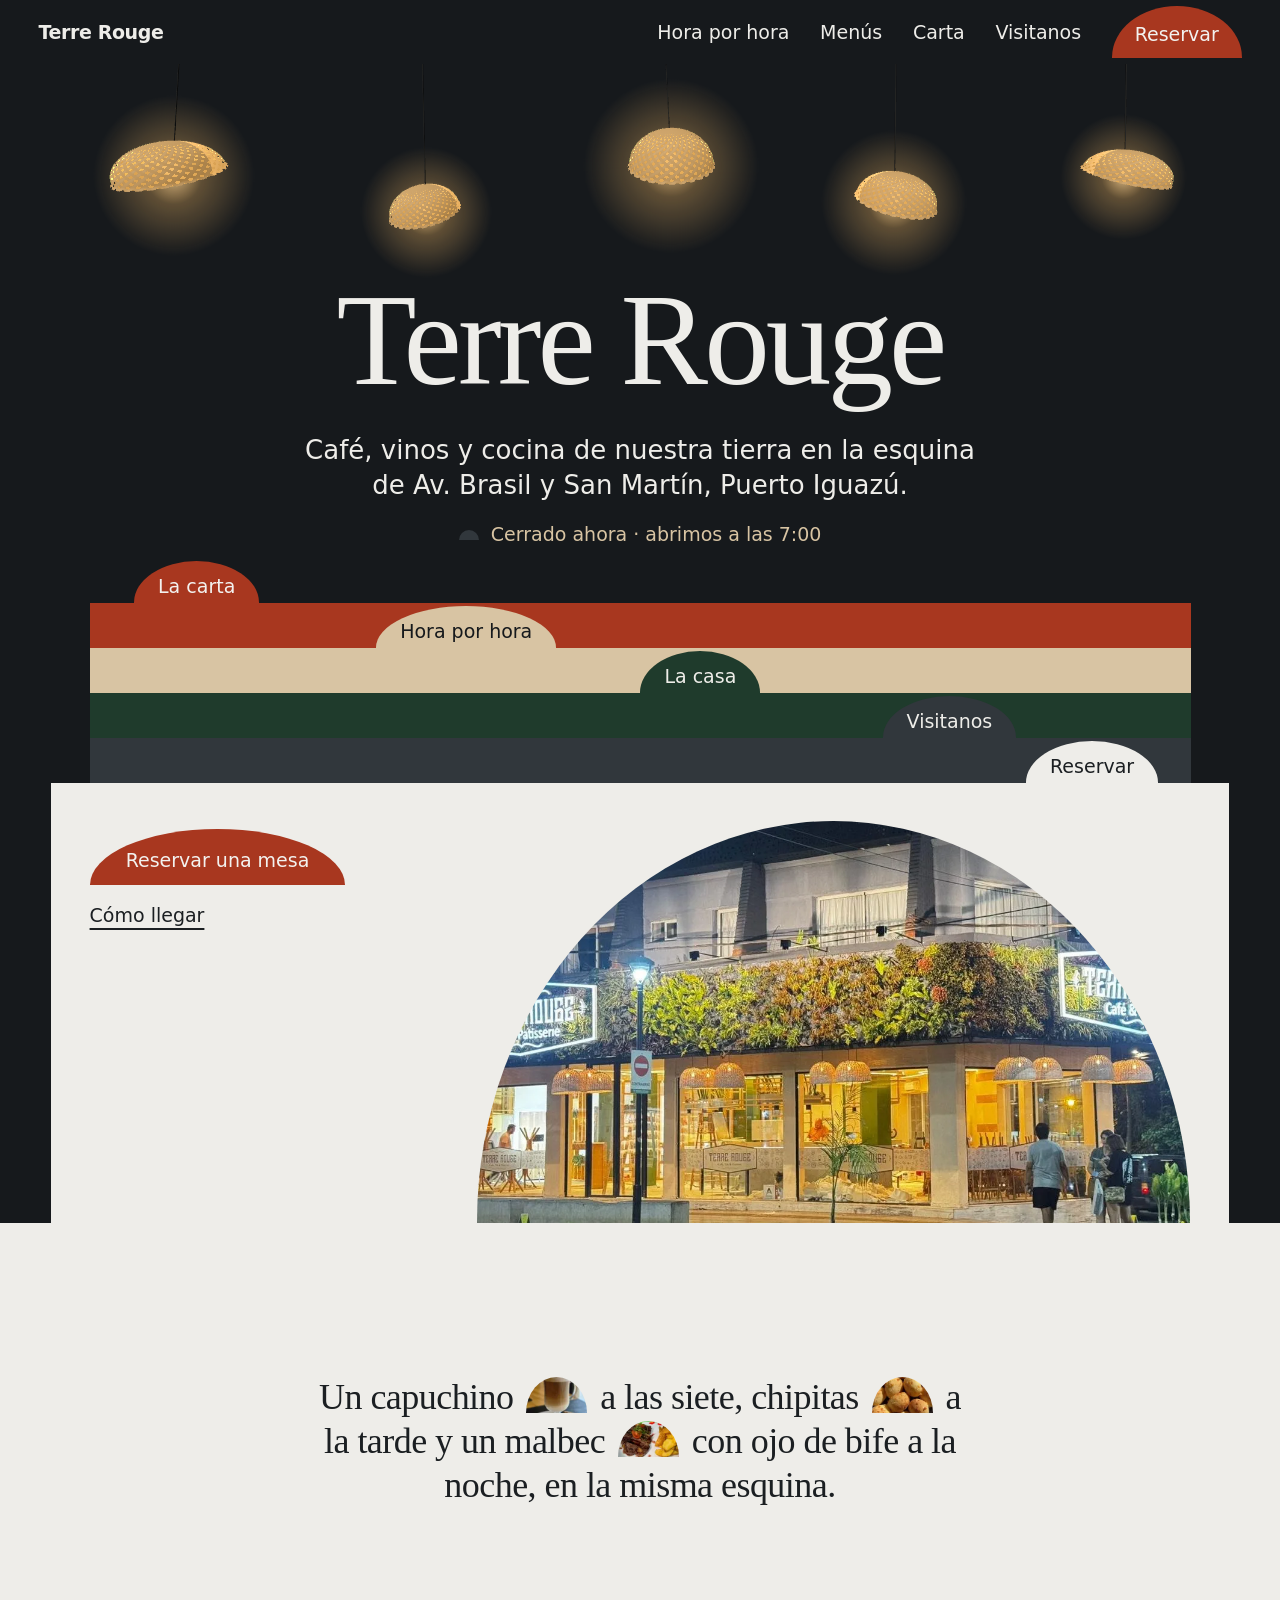
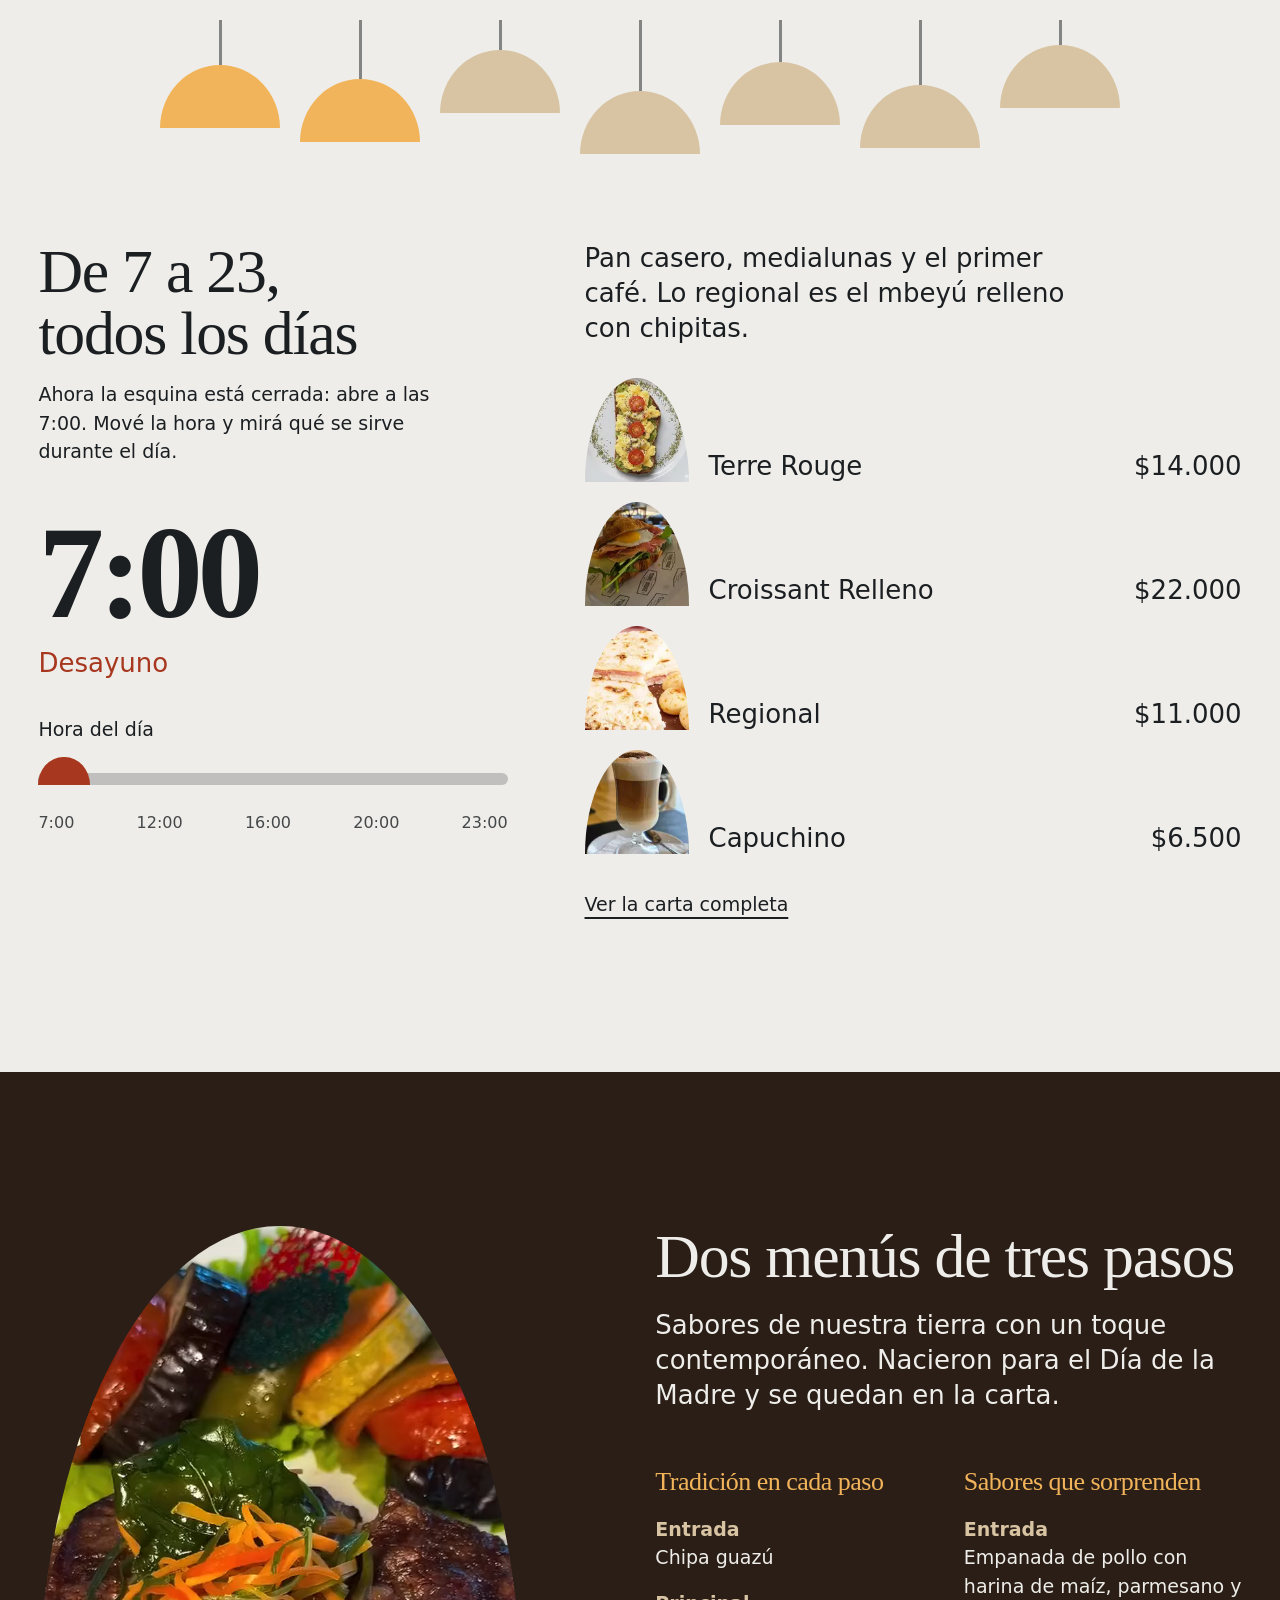
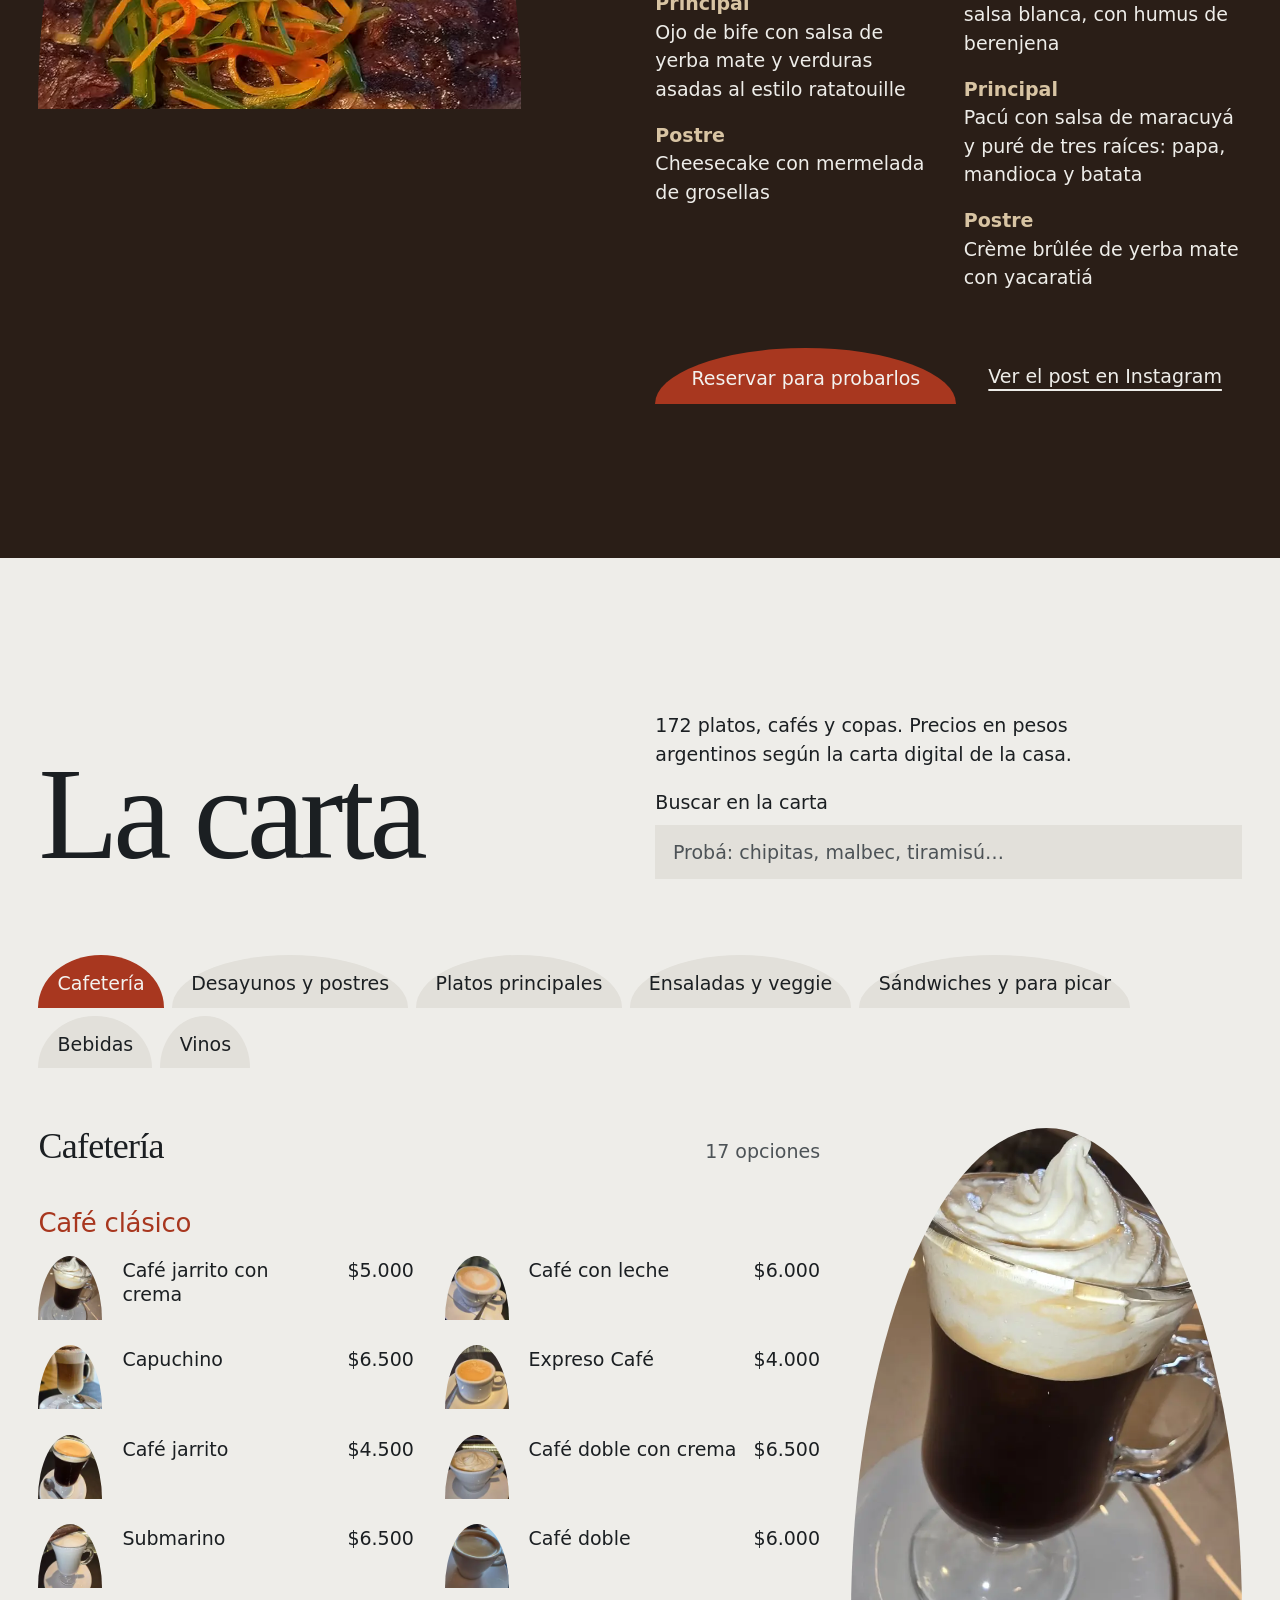
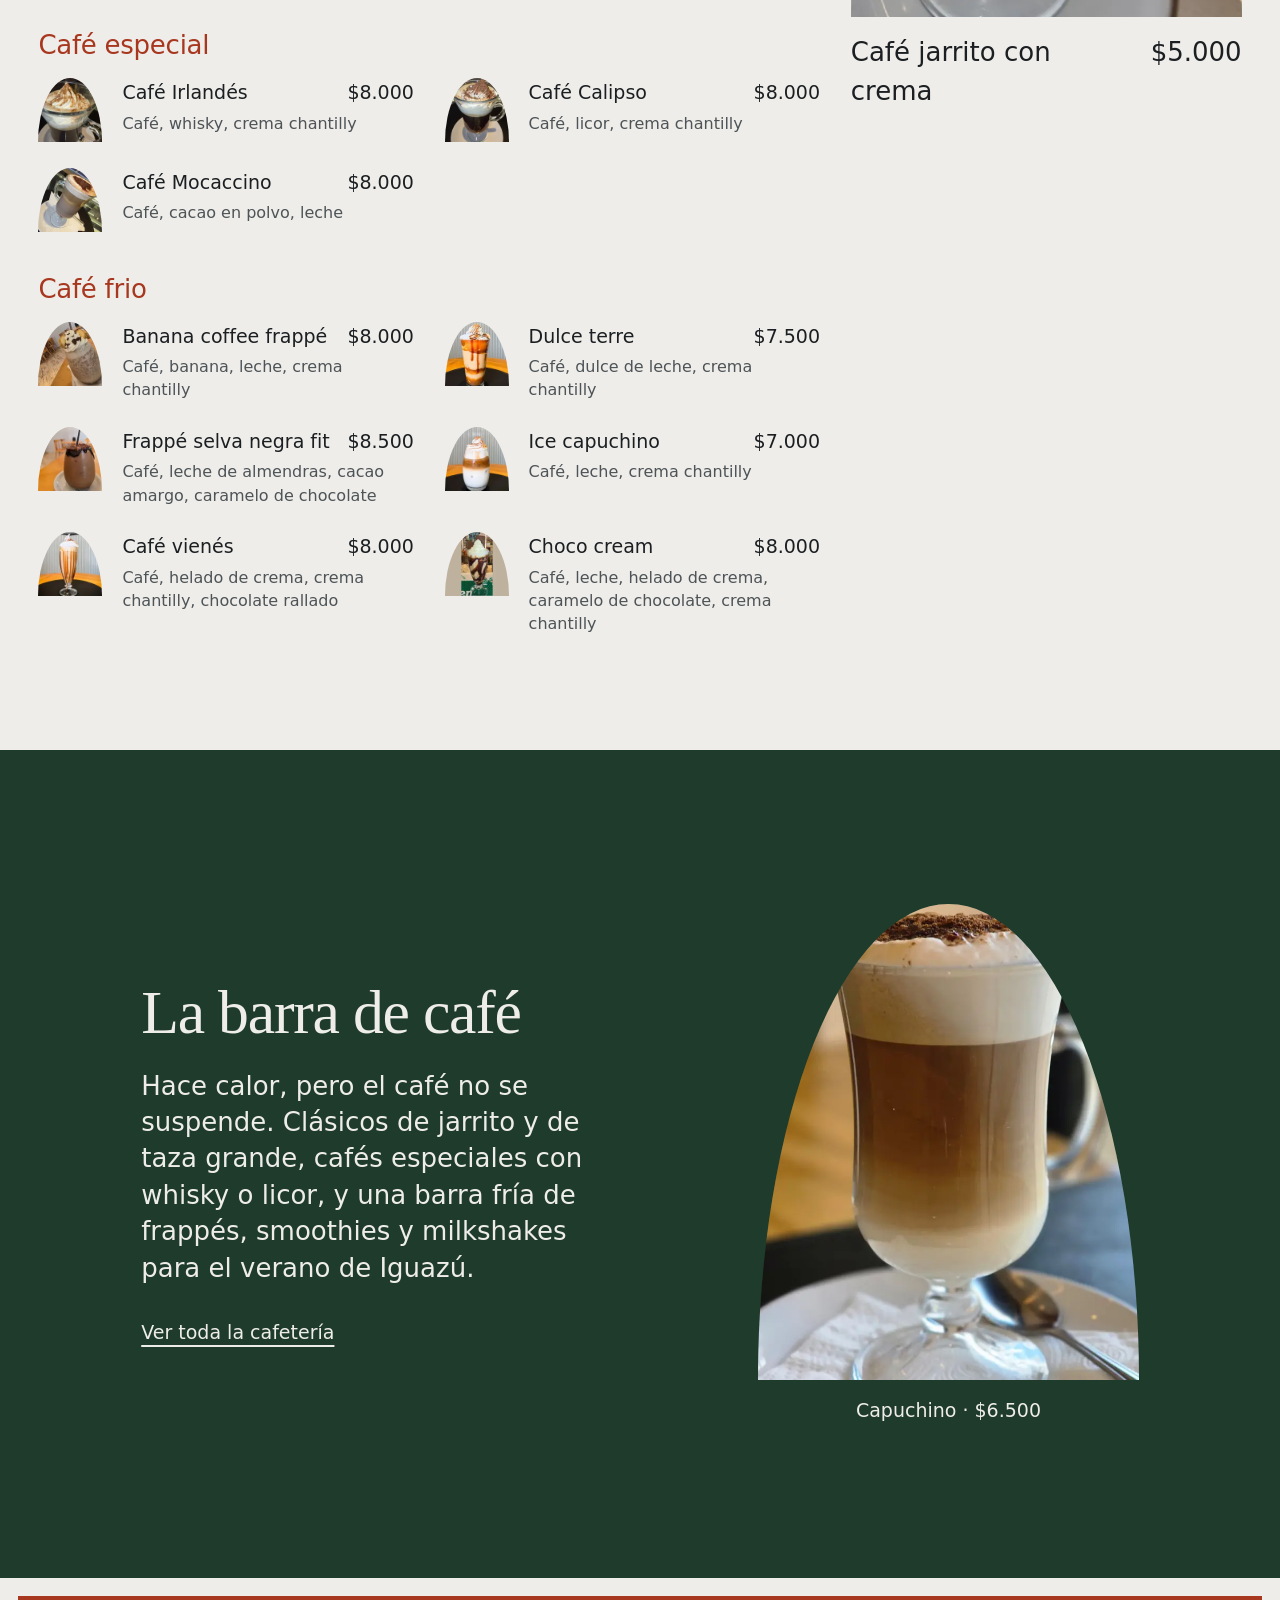
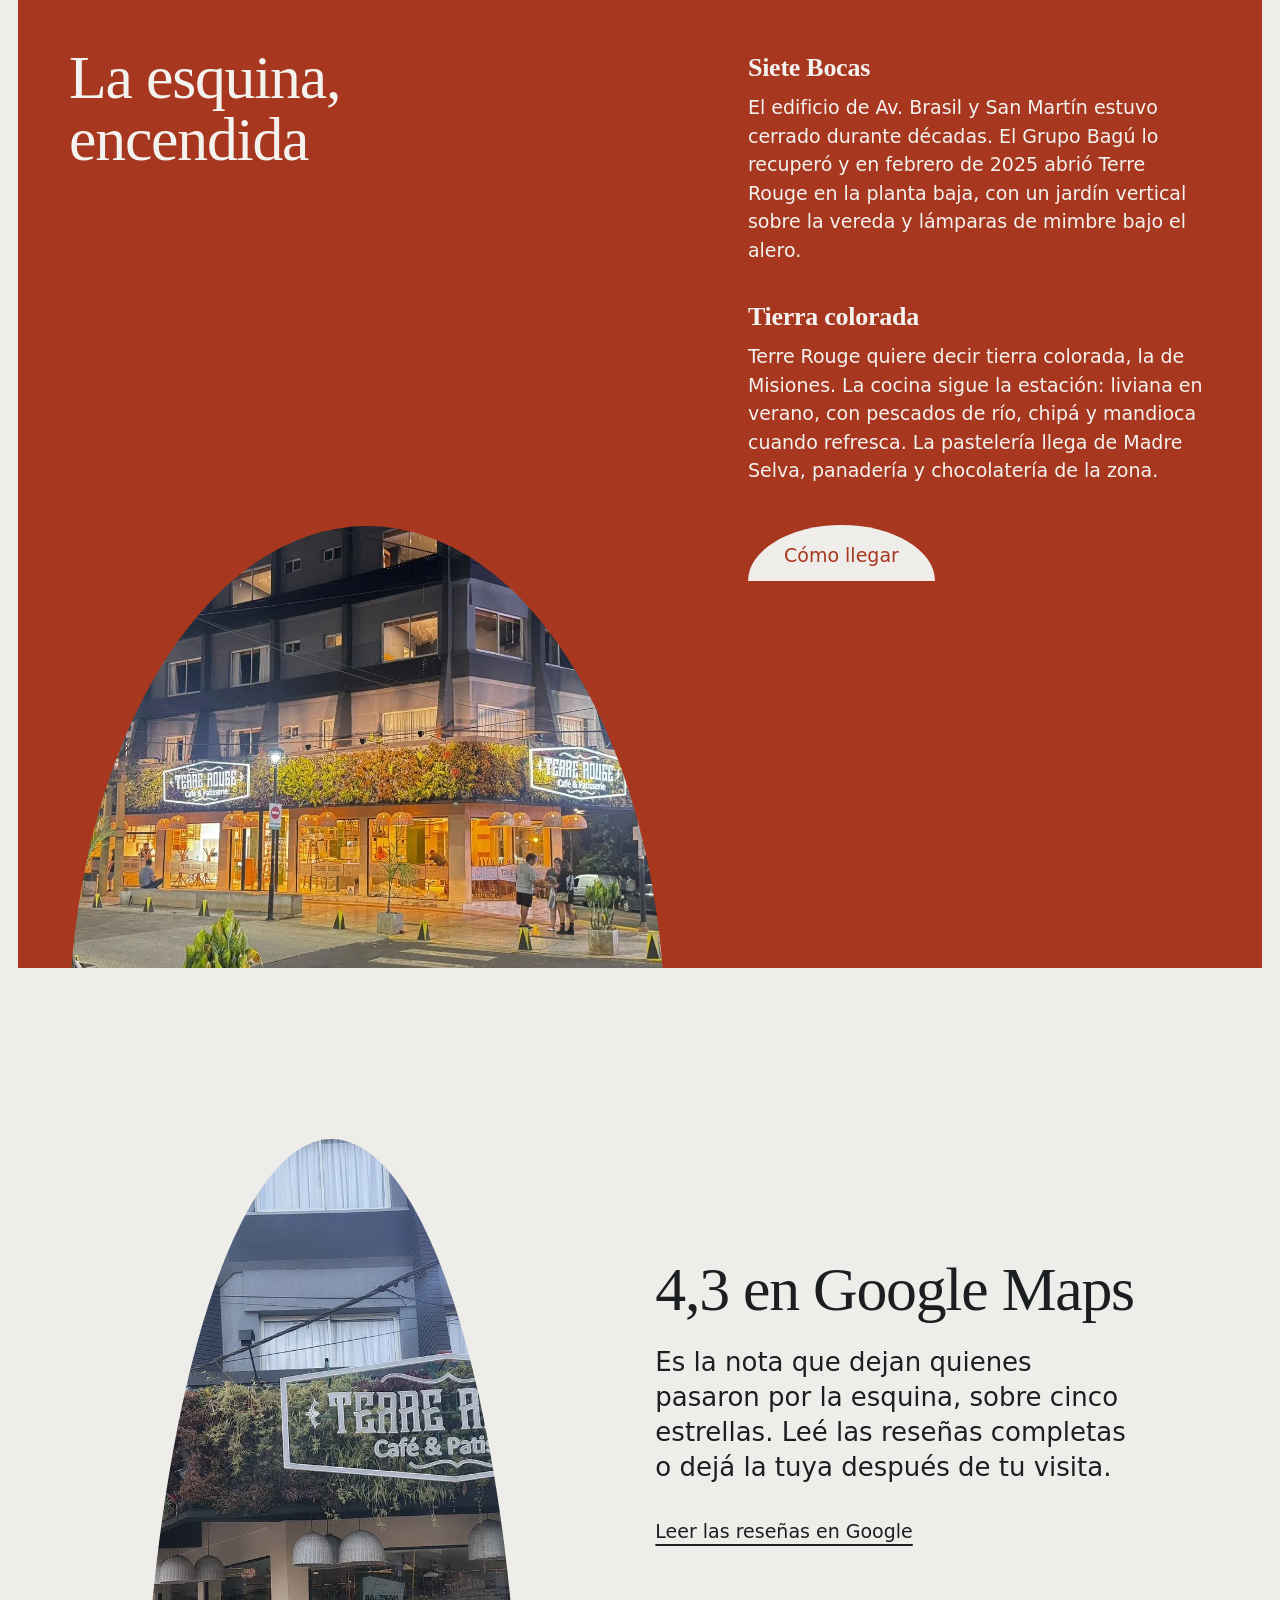
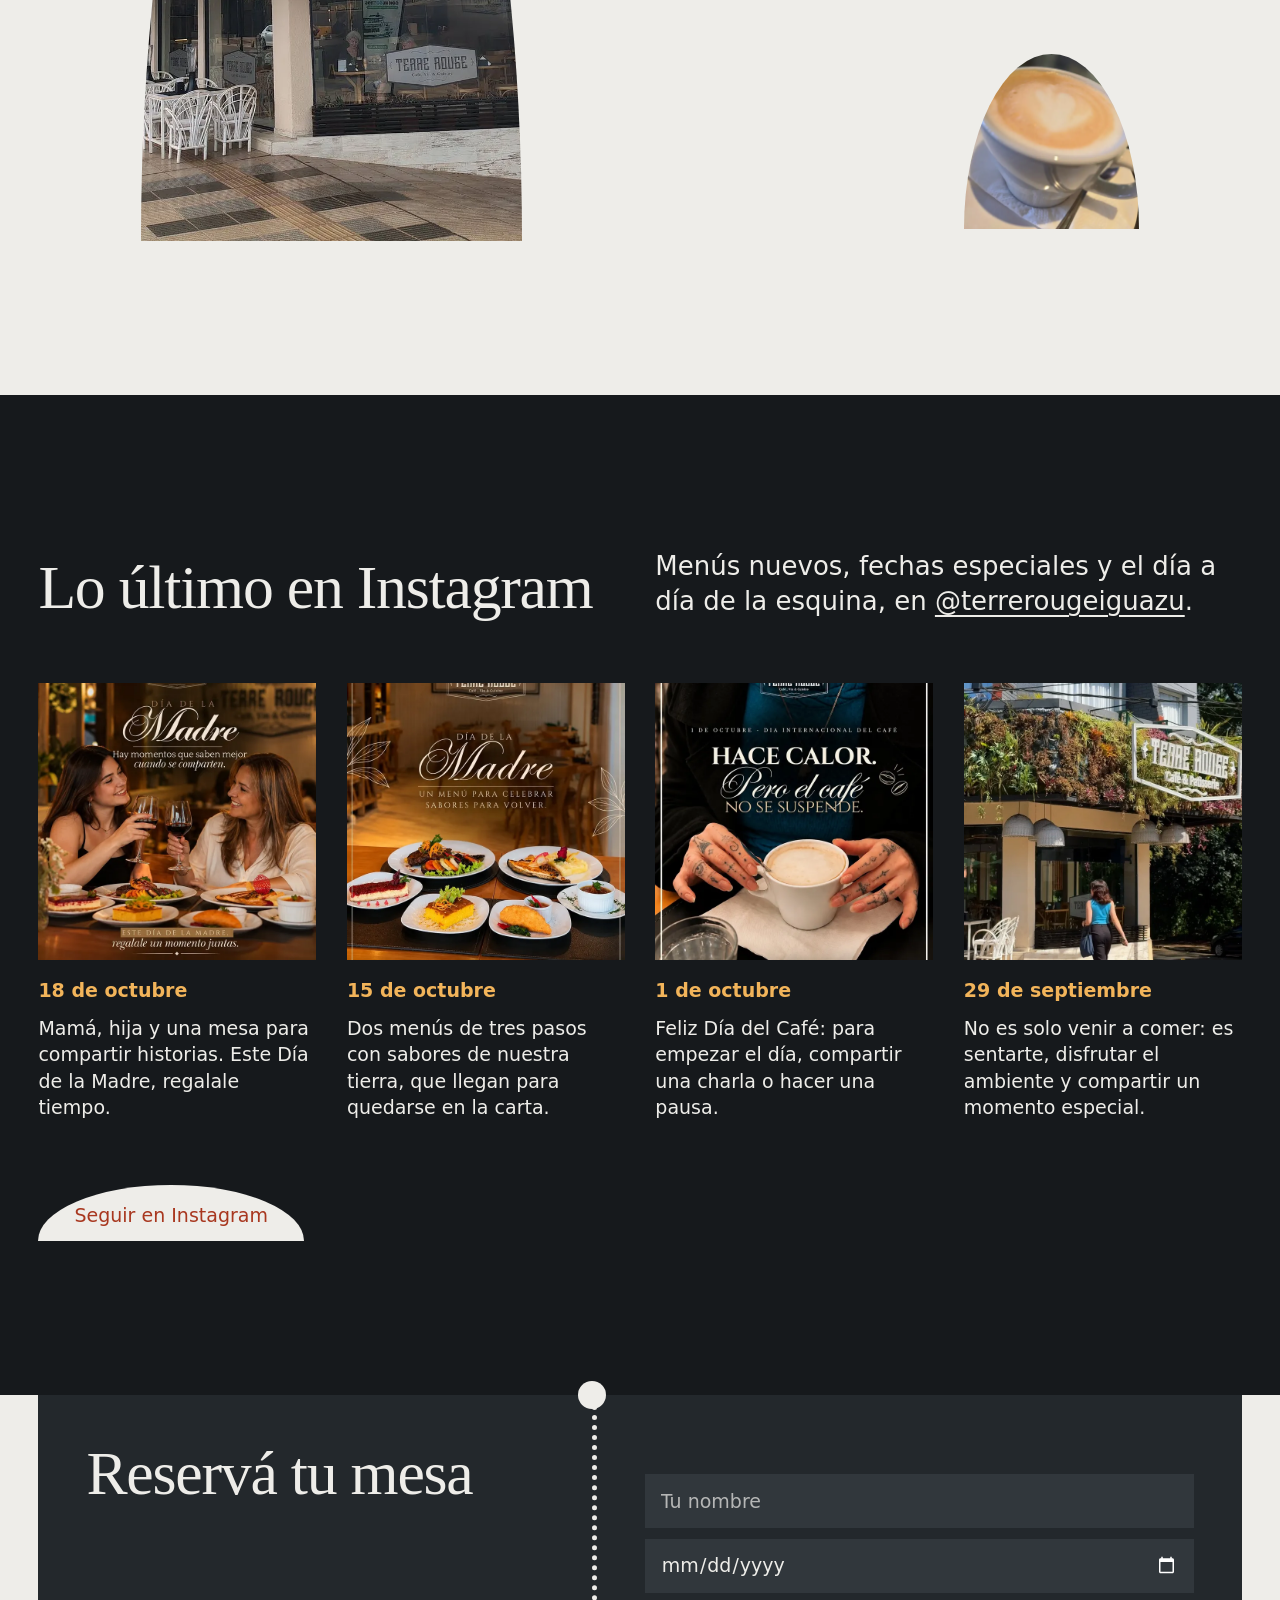
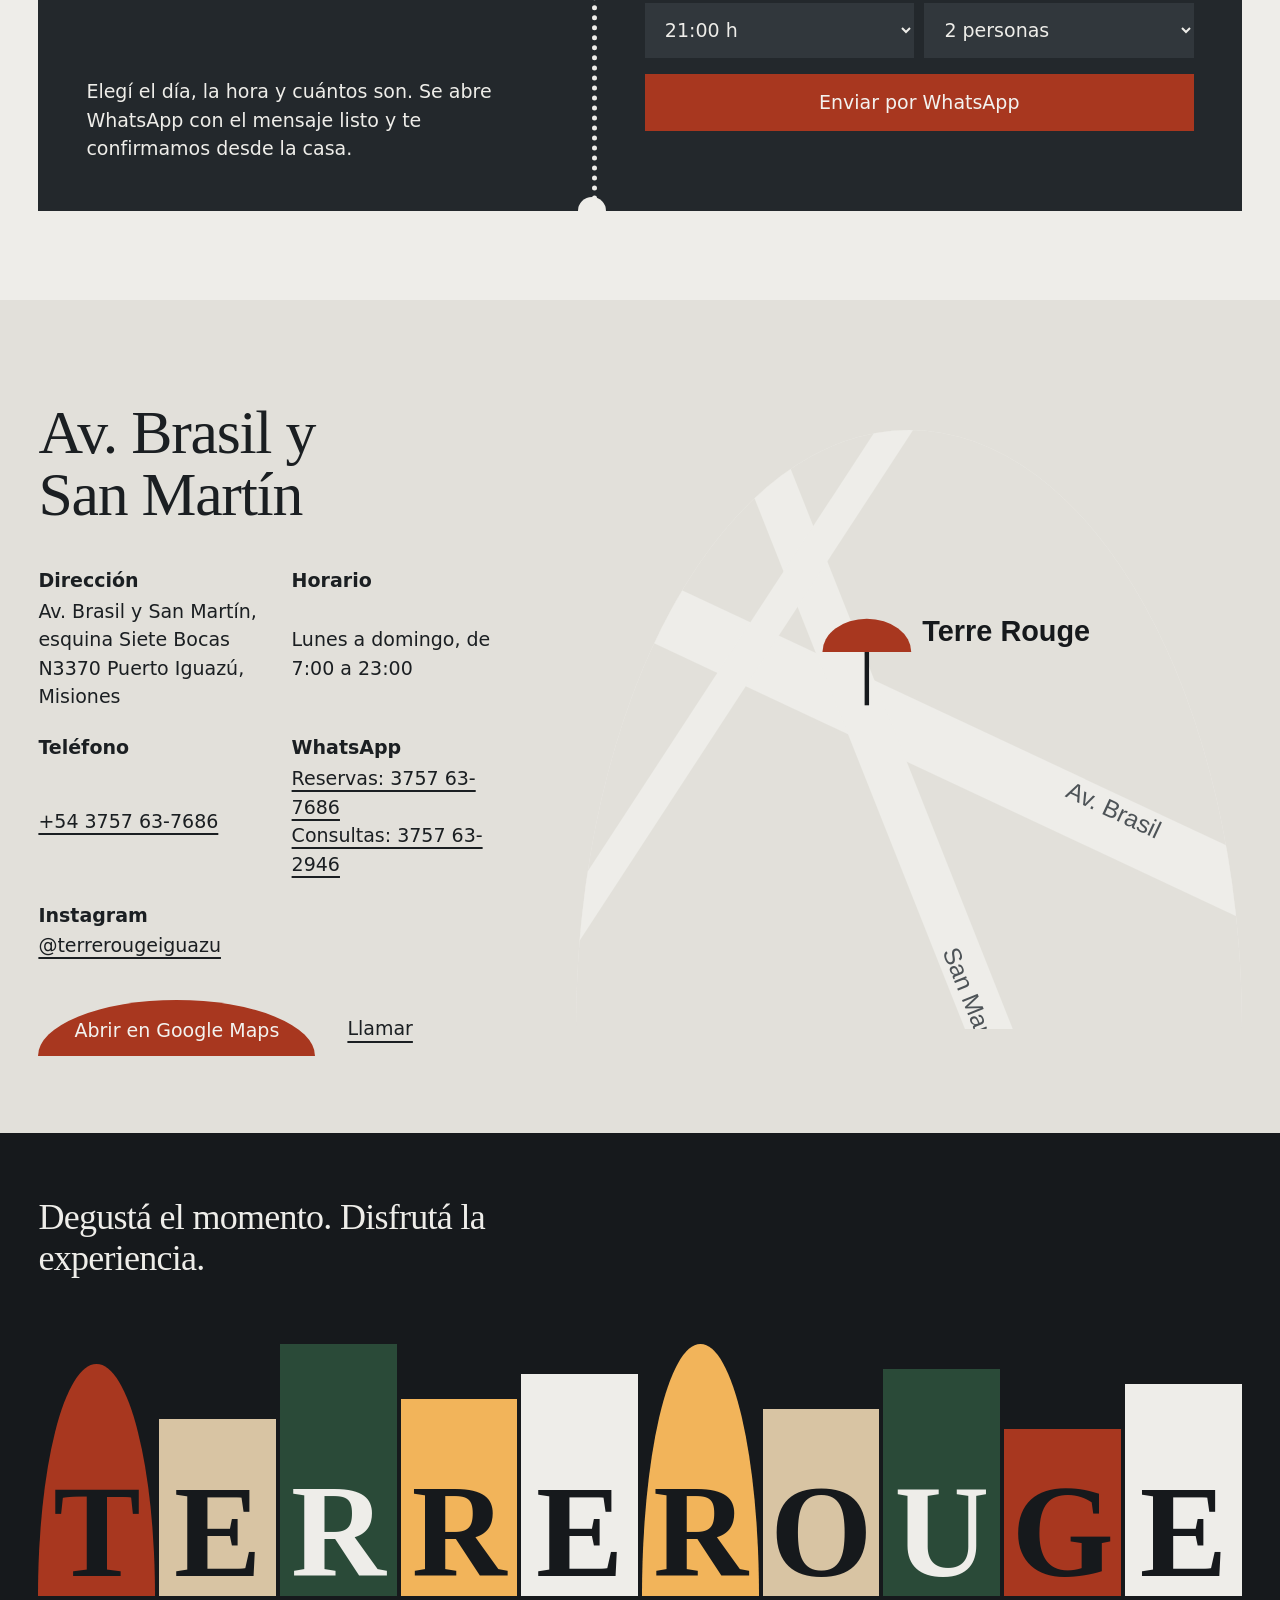
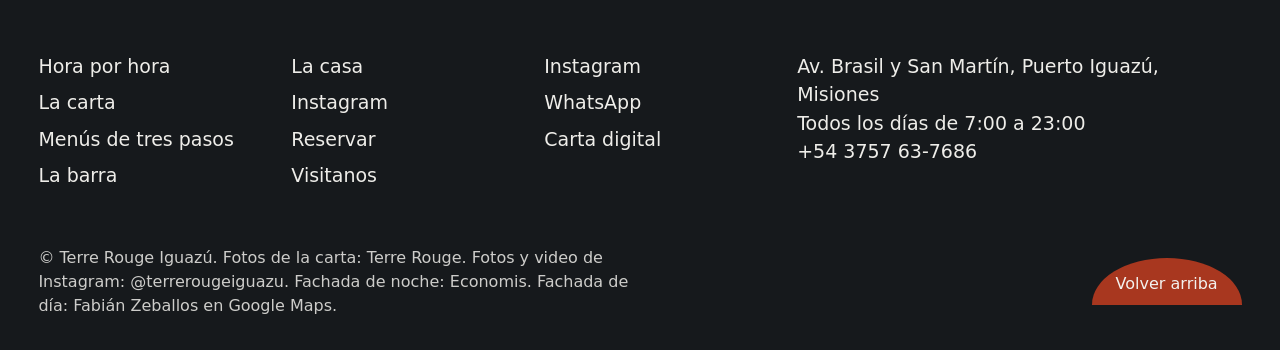
<file: index.html>
<!doctype html>
<html lang="es-AR">
<head>
  <meta charset="utf-8">
  <meta name="viewport" content="width=device-width, initial-scale=1, viewport-fit=cover">
  <title>Terre Rouge Iguazú · Café, Vin &amp; Cuisine</title>
  <meta name="description" content="Terre Rouge, café & patisserie en la esquina de Av. Brasil y San Martín, Puerto Iguazú. Desayunos, pastelería, cocina misionera y copas, todos los días de 7 a 23.">
  <meta name="theme-color" content="#16191c">
  <meta property="og:title" content="Terre Rouge Iguazú · Café, Vin &amp; Cuisine">
  <meta property="og:description" content="Café, pastelería y cocina misionera en Av. Brasil y San Martín, Puerto Iguazú. Todos los días de 7 a 23.">
  <meta property="og:image" content="img/casa/fachada-noche.webp">
  <meta property="og:locale" content="es_AR">
  <link rel="icon" href="img/favicon.svg" type="image/svg+xml">
  <link rel="preconnect" href="https://api.fontshare.com">
  <link rel="preconnect" href="https://cdn.fontshare.com" crossorigin>
  <link href="https://api.fontshare.com/v2/css?f[]=chillax@400,500,600&display=swap" rel="stylesheet">
  <link href="https://api.fontshare.com/v2/css?f[]=gambetta@500&display=swap" rel="stylesheet">
  <link rel="stylesheet" href="css/styles.css">
  <link rel="preload" as="image" href="img/casa/fachada-noche.webp">
  <script type="application/ld+json">
  {
    "@context": "https://schema.org",
    "@type": "CafeOrCoffeeShop",
    "name": "Terre Rouge Iguazú",
    "image": "img/casa/fachada-noche.webp",
    "servesCuisine": ["Café", "Vinos", "Cocina misionera"],
    "telephone": "+54 3757 63-7686",
    "address": {
      "@type": "PostalAddress",
      "streetAddress": "Av. Brasil y San Martín",
      "addressLocality": "Puerto Iguazú",
      "addressRegion": "Misiones",
      "postalCode": "N3370",
      "addressCountry": "AR"
    },
    "geo": { "@type": "GeoCoordinates", "latitude": -25.5967935, "longitude": -54.575345 },
    "openingHoursSpecification": [{
      "@type": "OpeningHoursSpecification",
      "dayOfWeek": ["Monday","Tuesday","Wednesday","Thursday","Friday","Saturday","Sunday"],
      "opens": "07:00", "closes": "23:00"
    }],
    "aggregateRating": { "@type": "AggregateRating", "ratingValue": "4.3", "bestRating": "5" },
    "sameAs": ["https://instagram.com/terrerougeiguazu"]
  }
  </script>
</head>
<body>
  <a class="skip" href="#carta">Saltar a la carta</a>

  <header class="bar" data-bar>
    <a class="bar__mark" href="#top" aria-label="Terre Rouge, inicio">Terre Rouge</a>
    <nav class="bar__links" aria-label="Secciones">
      <a href="#hora">Hora por hora</a>
      <a href="#menus">Menús</a>
      <a href="#carta">Carta</a>
      <a href="#visitanos">Visitanos</a>
    </nav>
    <a class="bar__action" href="#reservar">Reservar</a>
  </header>

  <main id="top">
    <!-- ============ HERO: the lamps of the façade, the folder stack ============ -->
    <section class="hero" data-ink="light" aria-labelledby="hero-title">
      <div class="hero__lamps" aria-hidden="true">
        <canvas class="hero__canvas" data-lamps></canvas>
        <svg class="hero__fallback" viewBox="0 0 1000 300" preserveAspectRatio="xMidYMin slice">
          <g fill="#efe7da">
            <line x1="200" y1="0" x2="200" y2="120" stroke="#5b5f63" stroke-width="2"/>
            <path d="M140 170a60 50 0 0 1 120 0z"/>
            <line x1="500" y1="0" x2="500" y2="70" stroke="#5b5f63" stroke-width="2"/>
            <path d="M420 130a80 60 0 0 1 160 0z"/>
            <line x1="800" y1="0" x2="800" y2="150" stroke="#5b5f63" stroke-width="2"/>
            <path d="M745 195a55 45 0 0 1 110 0z"/>
          </g>
        </svg>
      </div>

      <div class="hero__copy">
        <h1 class="hero__title" id="hero-title">Terre Rouge</h1>
        <p class="hero__lede">Café, vinos y cocina de nuestra tierra en la esquina de Av. Brasil y San Martín, Puerto Iguazú.</p>
        <p class="hero__status" data-status><span class="dot" aria-hidden="true"></span><span data-status-text>Abierto todos los días de 7 a 23</span></p>
      </div>

      <nav class="folders" aria-label="Recorrido de la página">
        <a class="folder folder--1" href="#carta" style="--i:0"><span class="folder__tab">La carta</span></a>
        <a class="folder folder--2" href="#hora" style="--i:1"><span class="folder__tab">Hora por hora</span></a>
        <a class="folder folder--3" href="#casa" style="--i:2"><span class="folder__tab">La casa</span></a>
        <a class="folder folder--4" href="#visitanos" style="--i:3"><span class="folder__tab">Visitanos</span></a>
        <div class="folder folder--front" style="--i:4">
          <span class="folder__tab">Reservar</span>
          <div class="front">
            <div class="front__text">
              <a class="btn" href="#reservar">Reservar una mesa</a>
              <a class="link" href="https://maps.app.goo.gl/Mk44R1N6qzFxLk4o8" target="_blank" rel="noopener">Cómo llegar</a>
            </div>
            <figure class="front__pic">
              <img src="img/casa/fachada-noche.webp" width="1280" height="960" alt="La fachada de Terre Rouge de noche: jardín vertical, carteles iluminados y lámparas de mimbre encendidas sobre la vereda de Av. Brasil." fetchpriority="high">
            </figure>
          </div>
        </div>
      </nav>
    </section>

    <!-- ============ HOUR BY HOUR: the live thing ============ -->
    <section class="hora" id="hora" aria-labelledby="hora-title" style="--night:0" data-hora>
      <div class="hora__inner">
        <p class="statement" data-reveal>
          Un capuchino <span class="thumb"><img src="img/menu/capuchino.webp" width="160" height="160" alt="" loading="lazy"></span> a las siete,
          chipitas <span class="thumb"><img src="img/menu/porcion-de-chipitas.webp" width="160" height="160" alt="" loading="lazy"></span> a la tarde
          y un malbec <span class="thumb"><img src="img/menu/ojo-de-bife-con-reduccion-de-malbec.webp" width="160" height="160" alt="" loading="lazy"></span> con ojo de bife a la noche, en la misma esquina.
        </p>

        <div class="lamprow" aria-hidden="true" data-lamprow>
          <span></span><span></span><span></span><span></span><span></span><span></span><span></span>
        </div>

        <div class="hora__grid">
          <div class="hora__control" data-reveal>
            <h2 id="hora-title">De 7 a 23, todos los días</h2>
            <p class="hora__note" data-hora-note>Mové la hora y mirá qué se sirve en la esquina.</p>
            <output class="hora__clock" for="hora-range" data-hora-clock>8:00</output>
            <p class="hora__moment" data-hora-moment>Desayuno</p>
            <label class="hora__label" for="hora-range">Hora del día</label>
            <input class="hora__range" id="hora-range" type="range" min="7" max="23" step="0.5" value="8" data-hora-range
              aria-valuetext="8:00, Desayuno">
            <div class="hora__scale" aria-hidden="true"><span>7:00</span><span>12:00</span><span>16:00</span><span>20:00</span><span>23:00</span></div>
            <button class="link hora__now" type="button" data-hora-now>Volver a la hora de Iguazú</button>
          </div>
          <div class="hora__picks" aria-live="polite">
            <p class="hora__desc" data-hora-desc>Pan casero, medialunas y el primer café. Lo regional es el mbeyú relleno con chipitas.</p>
            <ul class="picks" data-hora-picks>
              <li class="pick"><span class="pick__pic"><img src="img/menu/terre-rouge.webp" width="160" height="160" alt="" loading="lazy"></span><span class="pick__name">Terre Rouge</span><span class="pick__price">$14.000</span></li>
              <li class="pick"><span class="pick__pic"><img src="img/menu/croissant-relleno.webp" width="160" height="160" alt="" loading="lazy"></span><span class="pick__name">Croissant Relleno</span><span class="pick__price">$22.000</span></li>
              <li class="pick"><span class="pick__pic"><img src="img/menu/regional.webp" width="160" height="160" alt="" loading="lazy"></span><span class="pick__name">Regional</span><span class="pick__price">$11.000</span></li>
              <li class="pick"><span class="pick__pic"><img src="img/menu/capuchino.webp" width="160" height="160" alt="" loading="lazy"></span><span class="pick__name">Capuchino</span><span class="pick__price">$6.500</span></li>
            </ul>
            <a class="link" href="#carta" data-hora-carta>Ver la carta completa</a>
          </div>
        </div>
      </div>
      <script type="application/json" id="moments">[{"from":7,"to":12,"name":"Desayuno","desc":"Pan casero, medialunas y el primer café. Lo regional es el mbeyú relleno con chipitas.","items":[{"name":"Terre Rouge","price":"$14.000","img":"img/menu/terre-rouge.webp"},{"name":"Croissant Relleno","price":"$22.000","img":"img/menu/croissant-relleno.webp"},{"name":"Regional","price":"$11.000","img":"img/menu/regional.webp"},{"name":"Capuchino","price":"$6.500","img":"img/menu/capuchino.webp"}]},{"from":12,"to":16,"name":"Almuerzo","desc":"Pescado de río, risotto y ensaladas para el mediodía caliente de Iguazú.","items":[{"name":"Pacú con crema cítrica","price":"$31.000","img":"img/menu/pacu-con-crema-citrica.webp"},{"name":"Risotto de Hongos","price":"$19.000","img":"img/menu/risotto-de-hongos.webp"},{"name":"Caesar","price":"$22.000","img":"img/menu/caesar.webp"},{"name":"Jugos naturales","price":"$8.000","img":"img/menu/jugos-naturales.webp"}]},{"from":16,"to":20,"name":"Merienda","desc":"Tortas de la vitrina, chipitas recién salidas y cafés fríos o calientes.","items":[{"name":"Red Velvet","price":"$9.500","img":"img/menu/red-velvet.webp"},{"name":"Porción de chipitas","price":"$9.000","img":"img/menu/porcion-de-chipitas.webp"},{"name":"Café vienés","price":"$8.000","img":"img/menu/cafe-vienes.webp"},{"name":"Media luna con jamón y queso","price":"$5.000","img":"img/menu/media-luna-con-jamon-y-queso.webp"}]},{"from":20,"to":23.5,"name":"Cena y copas","desc":"Carnes a la chapa, vinos argentinos y cócteles bajo las lámparas encendidas.","items":[{"name":"Ojo de bife con reducción de Malbec","price":"$39.000","img":"img/menu/ojo-de-bife-con-reduccion-de-malbec.webp"},{"name":"Churrasquito a la chapa","price":"$61.000","img":"img/menu/churrasquito-a-la-chapa.webp"},{"name":"Áperol Spitz","price":"$9.000","img":"img/menu/aperol-spitz.webp"},{"name":"Luca Malbec","price":"$42.300","img":"img/menu/luca-malbec.webp"}]}]</script>
    </section>

    <!-- ============ MENÚS DE TRES PASOS: from the house's Instagram ============ -->
    <section class="menus" id="menus" aria-labelledby="menus-title" data-ink="light">
      <figure class="menus__film" data-reveal-pic>
        <video class="menus__video" muted loop playsinline preload="none" poster="media/menus-loop-poster.webp" data-film
          aria-label="Los platos de los menús: ojo de bife con salsa de yerba mate, cheesecake con grosellas, empanada de pollo, pacú con maracuyá y crème brûlée de yerba mate.">
          <source src="media/menus-loop.webm" type="video/webm">
          <source src="media/menus-loop.mp4" type="video/mp4">
        </video>
      </figure>
      <div class="menus__text">
        <h2 id="menus-title" data-reveal>Dos menús de tres pasos</h2>
        <p class="menus__lead" data-reveal>Sabores de nuestra tierra con un toque contemporáneo. Nacieron para el Día de la Madre y se quedan en la carta.</p>
        <div class="menus__pair">
          <div class="menu" data-reveal>
            <h3>Tradición en cada paso</h3>
            <dl>
              <div><dt>Entrada</dt><dd>Chipa guazú</dd></div>
              <div><dt>Principal</dt><dd>Ojo de bife con salsa de yerba mate y verduras asadas al estilo ratatouille</dd></div>
              <div><dt>Postre</dt><dd>Cheesecake con mermelada de grosellas</dd></div>
            </dl>
          </div>
          <div class="menu" data-reveal>
            <h3>Sabores que sorprenden</h3>
            <dl>
              <div><dt>Entrada</dt><dd>Empanada de pollo con harina de maíz, parmesano y salsa blanca, con humus de berenjena</dd></div>
              <div><dt>Principal</dt><dd>Pacú con salsa de maracuyá y puré de tres raíces: papa, mandioca y batata</dd></div>
              <div><dt>Postre</dt><dd>Crème brûlée de yerba mate con yacaratiá</dd></div>
            </dl>
          </div>
        </div>
        <div class="menus__actions" data-reveal>
          <a class="btn" href="#reservar">Reservar para probarlos</a>
          <a class="link" href="https://www.instagram.com/p/DegzUzZEaWD/" target="_blank" rel="noopener">Ver el post en Instagram</a>
        </div>
      </div>
    </section>

    <!-- ============ LA CARTA: two-column menu, photo bullets, index with preview ============ -->
    <section class="carta" id="carta" aria-labelledby="carta-title" data-ink="dark">
      <div class="carta__head">
        <h2 id="carta-title" data-reveal>La carta</h2>
        <p class="carta__lead" data-reveal>172 platos, cafés y copas. Precios en pesos argentinos según la carta digital de la casa.</p>
        <div class="search" data-reveal>
          <label for="carta-search">Buscar en la carta</label>
          <input id="carta-search" type="search" placeholder="Probá: chipitas, malbec, tiramisú…" autocomplete="off" data-search>
        </div>
      </div>
      <nav class="tabs" aria-label="Categorías de la carta" data-tabs>
        <a href="#c-cafeteria" data-tab="cafeteria" aria-current="true">Cafetería</a>
        <a href="#c-dulce" data-tab="dulce">Desayunos y postres</a>
        <a href="#c-platos" data-tab="platos">Platos principales</a>
        <a href="#c-ensaladas" data-tab="ensaladas">Ensaladas y veggie</a>
        <a href="#c-picar" data-tab="picar">Sándwiches y para picar</a>
        <a href="#c-bebidas" data-tab="bebidas">Bebidas</a>
        <a href="#c-vinos" data-tab="vinos">Vinos</a>
      </nav>
      <div class="carta__body">
        <div class="carta__list" data-carta>
          <section class="cat" id="c-cafeteria" data-cat="cafeteria" aria-labelledby="h-cafeteria">
            <header class="cat__head"><h3 id="h-cafeteria">Cafetería</h3><span class="cat__count">17 opciones</span></header>
            <div class="sub"><h4 class="sub__title">Café clásico</h4>
            <ul class="items">
              <li class="item" tabindex="0" data-q="cafe jarrito con crema  cafe clasico" data-name="Café jarrito con crema" data-price="$5.000" data-img="img/menu/cafe-jarrito-con-crema-lg.webp"><span class="item__pic"><img src="img/menu/cafe-jarrito-con-crema.webp" width="160" height="160" alt="" loading="lazy" decoding="async"></span><span class="item__text"><span class="item__line"><span class="item__name">Café jarrito con crema</span><span class="item__price">$5.000</span></span></span></li>
              <li class="item" tabindex="0" data-q="cafe con leche  cafe clasico" data-name="Café con leche" data-price="$6.000" data-img="img/menu/cafe-con-leche-lg.webp"><span class="item__pic"><img src="img/menu/cafe-con-leche.webp" width="160" height="160" alt="" loading="lazy" decoding="async"></span><span class="item__text"><span class="item__line"><span class="item__name">Café con leche</span><span class="item__price">$6.000</span></span></span></li>
              <li class="item" tabindex="0" data-q="capuchino  cafe clasico" data-name="Capuchino" data-price="$6.500" data-img="img/menu/capuchino-lg.webp"><span class="item__pic"><img src="img/menu/capuchino.webp" width="160" height="160" alt="" loading="lazy" decoding="async"></span><span class="item__text"><span class="item__line"><span class="item__name">Capuchino</span><span class="item__price">$6.500</span></span></span></li>
              <li class="item" tabindex="0" data-q="expreso cafe  cafe clasico" data-name="Expreso Café" data-price="$4.000" data-img="img/menu/expreso-cafe-lg.webp"><span class="item__pic"><img src="img/menu/expreso-cafe.webp" width="160" height="160" alt="" loading="lazy" decoding="async"></span><span class="item__text"><span class="item__line"><span class="item__name">Expreso Café</span><span class="item__price">$4.000</span></span></span></li>
              <li class="item" tabindex="0" data-q="cafe jarrito  cafe clasico" data-name="Café jarrito" data-price="$4.500" data-img="img/menu/cafe-jarrito-lg.webp"><span class="item__pic"><img src="img/menu/cafe-jarrito.webp" width="160" height="160" alt="" loading="lazy" decoding="async"></span><span class="item__text"><span class="item__line"><span class="item__name">Café jarrito</span><span class="item__price">$4.500</span></span></span></li>
              <li class="item" tabindex="0" data-q="cafe doble con crema  cafe clasico" data-name="Café doble con crema" data-price="$6.500" data-img="img/menu/cafe-doble-con-crema-lg.webp"><span class="item__pic"><img src="img/menu/cafe-doble-con-crema.webp" width="160" height="160" alt="" loading="lazy" decoding="async"></span><span class="item__text"><span class="item__line"><span class="item__name">Café doble con crema</span><span class="item__price">$6.500</span></span></span></li>
              <li class="item" tabindex="0" data-q="submarino  cafe clasico" data-name="Submarino" data-price="$6.500" data-img="img/menu/submarino-lg.webp"><span class="item__pic"><img src="img/menu/submarino.webp" width="160" height="160" alt="" loading="lazy" decoding="async"></span><span class="item__text"><span class="item__line"><span class="item__name">Submarino</span><span class="item__price">$6.500</span></span></span></li>
              <li class="item" tabindex="0" data-q="cafe doble  cafe clasico" data-name="Café doble" data-price="$6.000" data-img="img/menu/cafe-doble-lg.webp"><span class="item__pic"><img src="img/menu/cafe-doble.webp" width="160" height="160" alt="" loading="lazy" decoding="async"></span><span class="item__text"><span class="item__line"><span class="item__name">Café doble</span><span class="item__price">$6.000</span></span></span></li>
            </ul></div>
            <div class="sub"><h4 class="sub__title">Café especial</h4>
            <ul class="items">
              <li class="item" tabindex="0" data-q="cafe irlandes cafe, whisky, crema chantilly cafe especial" data-name="Café Irlandés" data-price="$8.000" data-img="img/menu/cafe-irlandes-lg.webp"><span class="item__pic"><img src="img/menu/cafe-irlandes.webp" width="160" height="160" alt="" loading="lazy" decoding="async"></span><span class="item__text"><span class="item__line"><span class="item__name">Café Irlandés</span><span class="item__price">$8.000</span></span><span class="item__desc">Café, whisky, crema chantilly</span></span></li>
              <li class="item" tabindex="0" data-q="cafe calipso cafe, licor, crema chantilly cafe especial" data-name="Café Calipso" data-price="$8.000" data-img="img/menu/cafe-calipso-lg.webp"><span class="item__pic"><img src="img/menu/cafe-calipso.webp" width="160" height="160" alt="" loading="lazy" decoding="async"></span><span class="item__text"><span class="item__line"><span class="item__name">Café Calipso</span><span class="item__price">$8.000</span></span><span class="item__desc">Café, licor, crema chantilly</span></span></li>
              <li class="item" tabindex="0" data-q="cafe mocaccino cafe, cacao en polvo, leche cafe especial" data-name="Café Mocaccino" data-price="$8.000" data-img="img/menu/cafe-mocaccino-lg.webp"><span class="item__pic"><img src="img/menu/cafe-mocaccino.webp" width="160" height="160" alt="" loading="lazy" decoding="async"></span><span class="item__text"><span class="item__line"><span class="item__name">Café Mocaccino</span><span class="item__price">$8.000</span></span><span class="item__desc">Café, cacao en polvo, leche</span></span></li>
            </ul></div>
            <div class="sub"><h4 class="sub__title">Café frio</h4>
            <ul class="items">
              <li class="item" tabindex="0" data-q="banana coffee frappe cafe, banana, leche, crema chantilly cafe frio" data-name="Banana coffee frappé" data-price="$8.000" data-img="img/menu/banana-coffee-frappe-lg.webp"><span class="item__pic"><img src="img/menu/banana-coffee-frappe.webp" width="160" height="160" alt="" loading="lazy" decoding="async"></span><span class="item__text"><span class="item__line"><span class="item__name">Banana coffee frappé</span><span class="item__price">$8.000</span></span><span class="item__desc">Café, banana, leche, crema chantilly</span></span></li>
              <li class="item" tabindex="0" data-q="dulce terre cafe, dulce de leche, crema chantilly cafe frio" data-name="Dulce terre" data-price="$7.500" data-img="img/menu/dulce-terre-lg.webp"><span class="item__pic"><img src="img/menu/dulce-terre.webp" width="160" height="160" alt="" loading="lazy" decoding="async"></span><span class="item__text"><span class="item__line"><span class="item__name">Dulce terre</span><span class="item__price">$7.500</span></span><span class="item__desc">Café, dulce de leche, crema chantilly</span></span></li>
              <li class="item" tabindex="0" data-q="frappe selva negra fit cafe, leche de almendras, cacao amargo, caramelo de chocolate cafe frio" data-name="Frappé selva negra fit" data-price="$8.500" data-img="img/menu/frappe-selva-negra-fit-lg.webp"><span class="item__pic"><img src="img/menu/frappe-selva-negra-fit.webp" width="160" height="160" alt="" loading="lazy" decoding="async"></span><span class="item__text"><span class="item__line"><span class="item__name">Frappé selva negra fit</span><span class="item__price">$8.500</span></span><span class="item__desc">Café, leche de almendras, cacao amargo, caramelo de chocolate</span></span></li>
              <li class="item" tabindex="0" data-q="ice capuchino cafe, leche, crema chantilly cafe frio" data-name="Ice capuchino" data-price="$7.000" data-img="img/menu/ice-capuchino-lg.webp"><span class="item__pic"><img src="img/menu/ice-capuchino.webp" width="160" height="160" alt="" loading="lazy" decoding="async"></span><span class="item__text"><span class="item__line"><span class="item__name">Ice capuchino</span><span class="item__price">$7.000</span></span><span class="item__desc">Café, leche, crema chantilly</span></span></li>
              <li class="item" tabindex="0" data-q="cafe vienes cafe, helado de crema, crema chantilly, chocolate rallado cafe frio" data-name="Café vienés" data-price="$8.000" data-img="img/menu/cafe-vienes-lg.webp"><span class="item__pic"><img src="img/menu/cafe-vienes.webp" width="160" height="160" alt="" loading="lazy" decoding="async"></span><span class="item__text"><span class="item__line"><span class="item__name">Café vienés</span><span class="item__price">$8.000</span></span><span class="item__desc">Café, helado de crema, crema chantilly, chocolate rallado</span></span></li>
              <li class="item" tabindex="0" data-q="choco cream cafe, leche, helado de crema, caramelo de chocolate, crema chantilly cafe frio" data-name="Choco cream" data-price="$8.000" data-img="img/menu/choco-cream-lg.webp"><span class="item__pic"><img src="img/menu/choco-cream.webp" width="160" height="160" alt="" loading="lazy" decoding="async"></span><span class="item__text"><span class="item__line"><span class="item__name">Choco cream</span><span class="item__price">$8.000</span></span><span class="item__desc">Café, leche, helado de crema, caramelo de chocolate, crema chantilly</span></span></li>
            </ul></div>
          </section>
          <section class="cat" id="c-dulce" data-cat="dulce" aria-labelledby="h-dulce">
            <header class="cat__head"><h3 id="h-dulce">Desayunos y postres</h3><span class="cat__count">30 opciones</span></header>
            <div class="sub"><h4 class="sub__title">Postres</h4>
            <ul class="items">
              <li class="item" tabindex="0" data-q="brownie  postres" data-name="Brownie" data-price="$8.000" data-img="img/menu/brownie-lg.webp"><span class="item__pic"><img src="img/menu/brownie.webp" width="160" height="160" alt="" loading="lazy" decoding="async"></span><span class="item__text"><span class="item__line"><span class="item__name">Brownie</span><span class="item__price">$8.000</span></span></span></li>
              <li class="item" tabindex="0" data-q="flan mixto  postres" data-name="Flan mixto" data-price="$7.000" data-img="img/menu/flan-mixto-lg.webp"><span class="item__pic"><img src="img/menu/flan-mixto.webp" width="160" height="160" alt="" loading="lazy" decoding="async"></span><span class="item__text"><span class="item__line"><span class="item__name">Flan mixto</span><span class="item__price">$7.000</span></span></span></li>
              <li class="item" tabindex="0" data-q="volcan de chocolate  postres" data-name="Volcán de chocolate" data-price="$10.000" data-img="img/menu/volcan-de-chocolate-lg.webp"><span class="item__pic"><img src="img/menu/volcan-de-chocolate.webp" width="160" height="160" alt="" loading="lazy" decoding="async"></span><span class="item__text"><span class="item__line"><span class="item__name">Volcán de chocolate</span><span class="item__price">$10.000</span></span></span></li>
              <li class="item" tabindex="0" data-q="brownie con helado  postres" data-name="Brownie con helado" data-price="$9.000" data-img="img/menu/brownie-con-helado-lg.webp"><span class="item__pic"><img src="img/menu/brownie-con-helado.webp" width="160" height="160" alt="" loading="lazy" decoding="async"></span><span class="item__text"><span class="item__line"><span class="item__name">Brownie con helado</span><span class="item__price">$9.000</span></span></span></li>
              <li class="item" tabindex="0" data-q="creme brulee  postres" data-name="Creme brulee" data-price="$9.500" data-img="img/menu/creme-brulee-lg.webp"><span class="item__pic"><img src="img/menu/creme-brulee.webp" width="160" height="160" alt="" loading="lazy" decoding="async"></span><span class="item__text"><span class="item__line"><span class="item__name">Creme brulee</span><span class="item__price">$9.500</span></span></span></li>
              <li class="item" tabindex="0" data-q="tiramisu  postres" data-name="Tiramisú" data-price="$9.500" data-img="img/menu/tiramisu-lg.webp"><span class="item__pic"><img src="img/menu/tiramisu.webp" width="160" height="160" alt="" loading="lazy" decoding="async"></span><span class="item__text"><span class="item__line"><span class="item__name">Tiramisú</span><span class="item__price">$9.500</span></span></span></li>
            </ul></div>
            <div class="sub"><h4 class="sub__title">Desayunos</h4>
            <ul class="items">
              <li class="item" tabindex="0" data-q="terre rouge toston de pan casero con semillas, guacamole, huevos revueltos, tomates cherry desayunos" data-name="Terre Rouge" data-price="$14.000" data-img="img/menu/terre-rouge-lg.webp"><span class="item__pic"><img src="img/menu/terre-rouge.webp" width="160" height="160" alt="" loading="lazy" decoding="async"></span><span class="item__text"><span class="item__line"><span class="item__name">Terre Rouge</span><span class="item__price">$14.000</span></span><span class="item__desc">Tostón de pan casero con semillas, guacamole, huevos revueltos, tomates Cherry</span></span></li>
              <li class="item" tabindex="0" data-q="croque madame pan de campo, jamon cocido, queso danbo, salsa bechamel, huevo a la plancha desayunos" data-name="Croque Madame" data-price="$18.000"><span class="item__pic item__pic--none"></span><span class="item__text"><span class="item__line"><span class="item__name">Croque Madame</span><span class="item__price">$18.000</span></span><span class="item__desc">Pan de campo, jamón cocido, queso danbo, salsa bechamel, huevo a la plancha</span></span></li>
              <li class="item" tabindex="0" data-q="croissant relleno rucula, queso parmesano y jamon crudo, huevo frito desayunos" data-name="Croissant Relleno" data-price="$22.000" data-img="img/menu/croissant-relleno-lg.webp"><span class="item__pic"><img src="img/menu/croissant-relleno.webp" width="160" height="160" alt="" loading="lazy" decoding="async"></span><span class="item__text"><span class="item__line"><span class="item__name">Croissant Relleno</span><span class="item__price">$22.000</span></span><span class="item__desc">Rúcula, queso parmesano y jamón crudo, huevo frito</span></span></li>
              <li class="item" tabindex="0" data-q="regional mbeyu relleno con chipitas desayunos" data-name="Regional" data-price="$11.000" data-img="img/menu/regional-lg.webp"><span class="item__pic"><img src="img/menu/regional.webp" width="160" height="160" alt="" loading="lazy" decoding="async"></span><span class="item__text"><span class="item__line"><span class="item__name">Regional</span><span class="item__price">$11.000</span></span><span class="item__desc">Mbeyú relleno con chipitas</span></span></li>
              <li class="item" tabindex="0" data-q="tradicional una media luna, un alfajor de maicena y una pastafrola desayunos" data-name="Tradicional" data-price="$9.000" data-img="img/menu/tradicional-lg.webp"><span class="item__pic"><img src="img/menu/tradicional.webp" width="160" height="160" alt="" loading="lazy" decoding="async"></span><span class="item__text"><span class="item__line"><span class="item__name">Tradicional</span><span class="item__price">$9.000</span></span><span class="item__desc">Una media luna, un alfajor de maicena y una pastafrola</span></span></li>
              <li class="item" tabindex="0" data-q="saludable bowl de frutas frescas con yogurt natural y granola desayunos" data-name="Saludable" data-price="$17.000" data-img="img/menu/saludable-lg.webp"><span class="item__pic"><img src="img/menu/saludable.webp" width="160" height="160" alt="" loading="lazy" decoding="async"></span><span class="item__text"><span class="item__line"><span class="item__name">Saludable</span><span class="item__price">$17.000</span></span><span class="item__desc">Bowl de frutas frescas con yogurt natural y granola</span></span></li>
              <li class="item" tabindex="0" data-q="clasico tostado jamon y queso pan de miga o pan arabe desayunos" data-name="Clásico tostado jamón y queso" data-price="$11.000" data-img="img/menu/clasico-tostado-jamon-y-queso-lg.webp"><span class="item__pic"><img src="img/menu/clasico-tostado-jamon-y-queso.webp" width="160" height="160" alt="" loading="lazy" decoding="async"></span><span class="item__text"><span class="item__line"><span class="item__name">Clásico tostado jamón y queso</span><span class="item__price">$11.000</span></span><span class="item__desc">Pan de miga o pan árabe</span></span></li>
              <li class="item" tabindex="0" data-q="media luna dulce  desayunos" data-name="Media luna dulce" data-price="$3.000" data-img="img/menu/media-luna-dulce-lg.webp"><span class="item__pic"><img src="img/menu/media-luna-dulce.webp" width="160" height="160" alt="" loading="lazy" decoding="async"></span><span class="item__text"><span class="item__line"><span class="item__name">Media luna dulce</span><span class="item__price">$3.000</span></span></span></li>
              <li class="item" tabindex="0" data-q="media luna salada  desayunos" data-name="Media luna salada" data-price="$3.000" data-img="img/menu/media-luna-salada-lg.webp"><span class="item__pic"><img src="img/menu/media-luna-salada.webp" width="160" height="160" alt="" loading="lazy" decoding="async"></span><span class="item__text"><span class="item__line"><span class="item__name">Media luna salada</span><span class="item__price">$3.000</span></span></span></li>
              <li class="item" tabindex="0" data-q="media luna con jamon y queso  desayunos" data-name="Media luna con jamón y queso" data-price="$5.000" data-img="img/menu/media-luna-con-jamon-y-queso-lg.webp"><span class="item__pic"><img src="img/menu/media-luna-con-jamon-y-queso.webp" width="160" height="160" alt="" loading="lazy" decoding="async"></span><span class="item__text"><span class="item__line"><span class="item__name">Media luna con jamón y queso</span><span class="item__price">$5.000</span></span></span></li>
              <li class="item" tabindex="0" data-q="porcion de chipitas 10 unidades desayunos" data-name="Porción de chipitas" data-price="$9.000" data-img="img/menu/porcion-de-chipitas-lg.webp"><span class="item__pic"><img src="img/menu/porcion-de-chipitas.webp" width="160" height="160" alt="" loading="lazy" decoding="async"></span><span class="item__text"><span class="item__line"><span class="item__name">Porción de chipitas</span><span class="item__price">$9.000</span></span><span class="item__desc">10 unidades</span></span></li>
              <li class="item" tabindex="0" data-q="mbeyu tradicional  desayunos" data-name="Mbeyú tradicional" data-price="$9.000" data-img="img/menu/mbeyu-tradicional-lg.webp"><span class="item__pic"><img src="img/menu/mbeyu-tradicional.webp" width="160" height="160" alt="" loading="lazy" decoding="async"></span><span class="item__text"><span class="item__line"><span class="item__name">Mbeyú tradicional</span><span class="item__price">$9.000</span></span></span></li>
              <li class="item" tabindex="0" data-q="porcion de budin  desayunos" data-name="Porción de budín" data-price="$3.000" data-img="img/menu/porcion-de-budin-lg.webp"><span class="item__pic"><img src="img/menu/porcion-de-budin.webp" width="160" height="160" alt="" loading="lazy" decoding="async"></span><span class="item__text"><span class="item__line"><span class="item__name">Porción de budín</span><span class="item__price">$3.000</span></span></span></li>
              <li class="item" tabindex="0" data-q="tostados con untable  desayunos" data-name="Tostados con untable" data-price="$8.000" data-img="img/menu/tostados-con-untable-lg.webp"><span class="item__pic"><img src="img/menu/tostados-con-untable.webp" width="160" height="160" alt="" loading="lazy" decoding="async"></span><span class="item__text"><span class="item__line"><span class="item__name">Tostados con untable</span><span class="item__price">$8.000</span></span></span></li>
              <li class="item" tabindex="0" data-q="alfajor con chocolate blanco alfajor de dulce de leche con cobertura de chocolate blanco desayunos" data-name="Alfajor con Chocolate Blanco" data-price="$2.500" data-img="img/menu/alfajor-con-chocolate-blanco-lg.webp"><span class="item__pic"><img src="img/menu/alfajor-con-chocolate-blanco.webp" width="160" height="160" alt="" loading="lazy" decoding="async"></span><span class="item__text"><span class="item__line"><span class="item__name">Alfajor con Chocolate Blanco</span><span class="item__price">$2.500</span></span><span class="item__desc">Alfajor de dulce de leche con cobertura de chocolate blanco</span></span></li>
              <li class="item" tabindex="0" data-q="alfajor con chocolate negro alfajor de dulce de leche con cobertura de chocolate negro desayunos" data-name="Alfajor con Chocolate Negro" data-price="$2.500" data-img="img/menu/alfajor-con-chocolate-negro-lg.webp"><span class="item__pic"><img src="img/menu/alfajor-con-chocolate-negro.webp" width="160" height="160" alt="" loading="lazy" decoding="async"></span><span class="item__text"><span class="item__line"><span class="item__name">Alfajor con Chocolate Negro</span><span class="item__price">$2.500</span></span><span class="item__desc">Alfajor de dulce de leche con cobertura de chocolate negro</span></span></li>
            </ul></div>
            <div class="sub"><h4 class="sub__title">Tortas</h4>
            <ul class="items">
              <li class="item" tabindex="0" data-q="torta del dia  tortas" data-name="Torta del día" data-price="$9.500" data-img="img/menu/torta-del-dia-lg.webp"><span class="item__pic"><img src="img/menu/torta-del-dia.webp" width="160" height="160" alt="" loading="lazy" decoding="async"></span><span class="item__text"><span class="item__line"><span class="item__name">Torta del día</span><span class="item__price">$9.500</span></span></span></li>
              <li class="item" tabindex="0" data-q="red velvet  tortas" data-name="Red Velvet" data-price="$9.500" data-img="img/menu/red-velvet-lg.webp"><span class="item__pic"><img src="img/menu/red-velvet.webp" width="160" height="160" alt="" loading="lazy" decoding="async"></span><span class="item__text"><span class="item__line"><span class="item__name">Red Velvet</span><span class="item__price">$9.500</span></span></span></li>
              <li class="item" tabindex="0" data-q="selva negra  tortas" data-name="Selva Negra" data-price="$9.500" data-img="img/menu/selva-negra-lg.webp"><span class="item__pic"><img src="img/menu/selva-negra.webp" width="160" height="160" alt="" loading="lazy" decoding="async"></span><span class="item__text"><span class="item__line"><span class="item__name">Selva Negra</span><span class="item__price">$9.500</span></span></span></li>
              <li class="item" tabindex="0" data-q="chocotorta  tortas" data-name="Chocotorta" data-price="$9.500" data-img="img/menu/chocotorta-lg.webp"><span class="item__pic"><img src="img/menu/chocotorta.webp" width="160" height="160" alt="" loading="lazy" decoding="async"></span><span class="item__text"><span class="item__line"><span class="item__name">Chocotorta</span><span class="item__price">$9.500</span></span></span></li>
              <li class="item" tabindex="0" data-q="torta de limon  tortas" data-name="Torta de Limón" data-price="$9.500" data-img="img/menu/torta-de-limon-lg.webp"><span class="item__pic"><img src="img/menu/torta-de-limon.webp" width="160" height="160" alt="" loading="lazy" decoding="async"></span><span class="item__text"><span class="item__line"><span class="item__name">Torta de Limón</span><span class="item__price">$9.500</span></span></span></li>
              <li class="item" tabindex="0" data-q="carrot cake  tortas" data-name="Carrot Cake" data-price="$9.500" data-img="img/menu/carrot-cake-lg.webp"><span class="item__pic"><img src="img/menu/carrot-cake.webp" width="160" height="160" alt="" loading="lazy" decoding="async"></span><span class="item__text"><span class="item__line"><span class="item__name">Carrot Cake</span><span class="item__price">$9.500</span></span></span></li>
              <li class="item" tabindex="0" data-q="tarta de frutas  tortas" data-name="Tarta de frutas" data-price="$9.500" data-img="img/menu/tarta-de-frutas-lg.webp"><span class="item__pic"><img src="img/menu/tarta-de-frutas.webp" width="160" height="160" alt="" loading="lazy" decoding="async"></span><span class="item__text"><span class="item__line"><span class="item__name">Tarta de frutas</span><span class="item__price">$9.500</span></span></span></li>
              <li class="item" tabindex="0" data-q="lemon pie  tortas" data-name="Lemon pie" data-price="$9.500" data-img="img/menu/lemon-pie-lg.webp"><span class="item__pic"><img src="img/menu/lemon-pie.webp" width="160" height="160" alt="" loading="lazy" decoding="async"></span><span class="item__text"><span class="item__line"><span class="item__name">Lemon pie</span><span class="item__price">$9.500</span></span></span></li>
            </ul></div>
          </section>
          <section class="cat" id="c-platos" data-cat="platos" aria-labelledby="h-platos">
            <header class="cat__head"><h3 id="h-platos">Platos principales</h3><span class="cat__count">9 opciones</span></header>
            <div class="sub"><h4 class="sub__title">Terre grill</h4>
            <ul class="items">
              <li class="item" tabindex="0" data-q="pechuga o muslo con manteca citrica  terre grill" data-name="Pechuga o Muslo con manteca cítrica" data-price="$28.000" data-img="img/menu/pechuga-o-muslo-con-manteca-citrica-lg.webp"><span class="item__pic"><img src="img/menu/pechuga-o-muslo-con-manteca-citrica.webp" width="160" height="160" alt="" loading="lazy" decoding="async"></span><span class="item__text"><span class="item__line"><span class="item__name">Pechuga o Muslo con manteca cítrica</span><span class="item__price">$28.000</span></span></span></li>
              <li class="item" tabindex="0" data-q="bondiola de cerdo con reduccion de cerveza y miel  terre grill" data-name="Bondiola de cerdo con reducción de cerveza y miel" data-price="$28.000" data-img="img/menu/bondiola-de-cerdo-con-reduccion-de-cerveza-y-miel-lg.webp"><span class="item__pic"><img src="img/menu/bondiola-de-cerdo-con-reduccion-de-cerveza-y-miel.webp" width="160" height="160" alt="" loading="lazy" decoding="async"></span><span class="item__text"><span class="item__line"><span class="item__name">Bondiola de cerdo con reducción de cerveza y miel</span><span class="item__price">$28.000</span></span></span></li>
              <li class="item" tabindex="0" data-q="picana con salsa de champinones  terre grill" data-name="Picaña con salsa de champiñones" data-price="$31.000" data-img="img/menu/picana-con-salsa-de-champinones-lg.webp"><span class="item__pic"><img src="img/menu/picana-con-salsa-de-champinones.webp" width="160" height="160" alt="" loading="lazy" decoding="async"></span><span class="item__text"><span class="item__line"><span class="item__name">Picaña con salsa de champiñones</span><span class="item__price">$31.000</span></span></span></li>
            </ul></div>
            <div class="sub"><h4 class="sub__title">Pastas y arroces</h4>
            <ul class="items">
              <li class="item" tabindex="0" data-q="noquis  pastas y arroces" data-name="Ñoquis" data-price="$17.000" data-img="img/menu/noquis-lg.webp"><span class="item__pic"><img src="img/menu/noquis.webp" width="160" height="160" alt="" loading="lazy" decoding="async"></span><span class="item__text"><span class="item__line"><span class="item__name">Ñoquis</span><span class="item__price">$17.000</span></span></span></li>
              <li class="item" tabindex="0" data-q="risotto de hongos  pastas y arroces" data-name="Risotto de Hongos" data-price="$19.000" data-img="img/menu/risotto-de-hongos-lg.webp"><span class="item__pic"><img src="img/menu/risotto-de-hongos.webp" width="160" height="160" alt="" loading="lazy" decoding="async"></span><span class="item__text"><span class="item__line"><span class="item__name">Risotto de Hongos</span><span class="item__price">$19.000</span></span></span></li>
              <li class="item" tabindex="0" data-q="tagliatelle  pastas y arroces" data-name="Tagliatelle" data-price="$17.000" data-img="img/menu/tagliatelle-lg.webp"><span class="item__pic"><img src="img/menu/tagliatelle.webp" width="160" height="160" alt="" loading="lazy" decoding="async"></span><span class="item__text"><span class="item__line"><span class="item__name">Tagliatelle</span><span class="item__price">$17.000</span></span></span></li>
            </ul></div>
            <div class="sub"><h4 class="sub__title">Principales Terre Rouge</h4>
            <ul class="items">
              <li class="item" tabindex="0" data-q="ojo de bife con reduccion de malbec acompanado de chimichurri y papas rusticas principales terre rouge" data-name="Ojo de bife con reducción de Malbec" data-price="$39.000" data-img="img/menu/ojo-de-bife-con-reduccion-de-malbec-lg.webp"><span class="item__pic"><img src="img/menu/ojo-de-bife-con-reduccion-de-malbec.webp" width="160" height="160" alt="" loading="lazy" decoding="async"></span><span class="item__text"><span class="item__line"><span class="item__name">Ojo de bife con reducción de Malbec</span><span class="item__price">$39.000</span></span><span class="item__desc">Acompañado de chimichurri y papas rústicas</span></span></li>
              <li class="item" tabindex="0" data-q="milanesa napolitana a caballo con pure de papas principales terre rouge" data-name="Milanesa napolitana a caballo" data-price="$28.000" data-img="img/menu/milanesa-napolitana-a-caballo-lg.webp"><span class="item__pic"><img src="img/menu/milanesa-napolitana-a-caballo.webp" width="160" height="160" alt="" loading="lazy" decoding="async"></span><span class="item__text"><span class="item__line"><span class="item__name">Milanesa napolitana a caballo</span><span class="item__price">$28.000</span></span><span class="item__desc">Con puré de papas</span></span></li>
              <li class="item" tabindex="0" data-q="pacu con crema citrica acompanado de papas espanolas principales terre rouge" data-name="Pacú con crema cítrica" data-price="$31.000" data-img="img/menu/pacu-con-crema-citrica-lg.webp"><span class="item__pic"><img src="img/menu/pacu-con-crema-citrica.webp" width="160" height="160" alt="" loading="lazy" decoding="async"></span><span class="item__text"><span class="item__line"><span class="item__name">Pacú con crema cítrica</span><span class="item__price">$31.000</span></span><span class="item__desc">Acompañado de papas españolas</span></span></li>
            </ul></div>
          </section>
          <section class="cat" id="c-ensaladas" data-cat="ensaladas" aria-labelledby="h-ensaladas">
            <header class="cat__head"><h3 id="h-ensaladas">Ensaladas y veggie</h3><span class="cat__count">9 opciones</span></header>
            <div class="sub"><h4 class="sub__title">Ensaladas Terre Rouge</h4>
            <ul class="items">
              <li class="item" tabindex="0" data-q="caesar pollo grillado, hojas verdes, croutons, cherry, pancetas crocantes, queso parmesano, aderezo ensaladas terre rouge" data-name="Caesar" data-price="$22.000" data-img="img/menu/caesar-lg.webp"><span class="item__pic"><img src="img/menu/caesar.webp" width="160" height="160" alt="" loading="lazy" decoding="async"></span><span class="item__text"><span class="item__line"><span class="item__name">Caesar</span><span class="item__price">$22.000</span></span><span class="item__desc">Pollo grillado, hojas verdes, croutons, Cherry, pancetas crocantes, queso parmesano, aderezo</span></span></li>
              <li class="item" tabindex="0" data-q="de la huerta tomates cherry, rucula, cebolla, naranja en gajos, zanahoria en laminas, vinagreta de semillas ensaladas terre rouge" data-name="De la huerta" data-price="$17.000" data-img="img/menu/de-la-huerta-lg.webp"><span class="item__pic"><img src="img/menu/de-la-huerta.webp" width="160" height="160" alt="" loading="lazy" decoding="async"></span><span class="item__text"><span class="item__line"><span class="item__name">De la huerta</span><span class="item__price">$17.000</span></span><span class="item__desc">Tomates Cherry, rúcula, cebolla, naranja en gajos, zanahoria en laminas, vinagreta de semillas</span></span></li>
              <li class="item" tabindex="0" data-q="rucula rucula, tomate cherry, queso parmesano, nuez ensaladas terre rouge" data-name="Rúcula" data-price="$19.000" data-img="img/menu/rucula-lg.webp"><span class="item__pic"><img src="img/menu/rucula.webp" width="160" height="160" alt="" loading="lazy" decoding="async"></span><span class="item__text"><span class="item__line"><span class="item__name">Rúcula</span><span class="item__price">$19.000</span></span><span class="item__desc">Rúcula, tomate Cherry, queso parmesano, nuez</span></span></li>
              <li class="item" tabindex="0" data-q="caprese queso mozzarella, tomates, hojas de albahaca, pesto ensaladas terre rouge" data-name="Caprese" data-price="$19.000" data-img="img/menu/caprese-lg.webp"><span class="item__pic"><img src="img/menu/caprese.webp" width="160" height="160" alt="" loading="lazy" decoding="async"></span><span class="item__text"><span class="item__line"><span class="item__name">Caprese</span><span class="item__price">$19.000</span></span><span class="item__desc">Queso mozzarella, tomates, hojas de albahaca, pesto</span></span></li>
              <li class="item" tabindex="0" data-q="mixta lechuga, tomate, cebolla, zanahoria ensaladas terre rouge" data-name="Mixta" data-price="$17.000" data-img="img/menu/mixta-lg.webp"><span class="item__pic"><img src="img/menu/mixta.webp" width="160" height="160" alt="" loading="lazy" decoding="async"></span><span class="item__text"><span class="item__line"><span class="item__name">Mixta</span><span class="item__price">$17.000</span></span><span class="item__desc">Lechuga, tomate, cebolla, zanahoria</span></span></li>
              <li class="item" tabindex="0" data-q="ensalada a eleccion 5 ingredientes lechuga, rucula, tomates, zanahoria, cebolla, huevo duro, parmesano, panceta ensaladas terre rouge" data-name="Ensalada a elección 5 ingredientes" data-price="$20.000" data-img="img/menu/ensalada-a-eleccion-5-ingredientes-lg.webp"><span class="item__pic"><img src="img/menu/ensalada-a-eleccion-5-ingredientes.webp" width="160" height="160" alt="" loading="lazy" decoding="async"></span><span class="item__text"><span class="item__line"><span class="item__name">Ensalada a elección 5 ingredientes</span><span class="item__price">$20.000</span></span><span class="item__desc">Lechuga, rúcula, tomates, zanahoria, cebolla, huevo duro, parmesano, panceta</span></span></li>
            </ul></div>
            <div class="sub"><h4 class="sub__title">Opciones vegetarianas</h4>
            <ul class="items">
              <li class="item" tabindex="0" data-q="tabla veggie bastones de zanahoria, zuchinis, berenjenas, brocoli, coliflor, cherrys, morrones, cebollas opciones vegetarianas" data-name="Tabla veggie" data-price="$28.000" data-img="img/menu/tabla-veggie-lg.webp"><span class="item__pic"><img src="img/menu/tabla-veggie.webp" width="160" height="160" alt="" loading="lazy" decoding="async"></span><span class="item__text"><span class="item__line"><span class="item__name">Tabla veggie</span><span class="item__price">$28.000</span></span><span class="item__desc">Bastones de zanahoria, zuchinis, berenjenas, brocoli, coliflor, cherrys, morrones, cebollas</span></span></li>
              <li class="item" tabindex="0" data-q="ciabata o focaccia veggie vegetales asados gratinados y mix de hojas opciones vegetarianas" data-name="Ciabata o focaccia veggie" data-price="$17.000" data-img="img/menu/ciabata-o-focaccia-veggie-lg.webp"><span class="item__pic"><img src="img/menu/ciabata-o-focaccia-veggie.webp" width="160" height="160" alt="" loading="lazy" decoding="async"></span><span class="item__text"><span class="item__line"><span class="item__name">Ciabata o focaccia veggie</span><span class="item__price">$17.000</span></span><span class="item__desc">Vegetales asados gratinados y mix de hojas</span></span></li>
              <li class="item" tabindex="0" data-q="veggie deluxe pan integral, medallon de lentejas y garbanzos, pepinillos, rucula, tomates opciones vegetarianas" data-name="Veggie deluxe" data-price="$22.000" data-img="img/menu/veggie-deluxe-lg.webp"><span class="item__pic"><img src="img/menu/veggie-deluxe.webp" width="160" height="160" alt="" loading="lazy" decoding="async"></span><span class="item__text"><span class="item__line"><span class="item__name">Veggie deluxe</span><span class="item__price">$22.000</span></span><span class="item__desc">Pan integral, medallón de lentejas y garbanzos, pepinillos, rúcula, tomates</span></span></li>
            </ul></div>
          </section>
          <section class="cat" id="c-picar" data-cat="picar" aria-labelledby="h-picar">
            <header class="cat__head"><h3 id="h-picar">Sándwiches y para picar</h3><span class="cat__count">17 opciones</span></header>
            <div class="sub"><h4 class="sub__title">Sandwicheria Terre</h4>
            <ul class="items">
              <li class="item" tabindex="0" data-q="focaccia o ciabatta mediterranea jamon crudo, rucula, tomate cherry confitado, pesto de albahaca sandwicheria terre" data-name="Focaccia o Ciabatta mediterránea" data-price="$19.000" data-img="img/menu/focaccia-o-ciabatta-mediterranea-lg.webp"><span class="item__pic"><img src="img/menu/focaccia-o-ciabatta-mediterranea.webp" width="160" height="160" alt="" loading="lazy" decoding="async"></span><span class="item__text"><span class="item__line"><span class="item__name">Focaccia o Ciabatta mediterránea</span><span class="item__price">$19.000</span></span><span class="item__desc">Jamón crudo, rúcula, tomate Cherry confitado, pesto de albahaca</span></span></li>
              <li class="item" tabindex="0" data-q="bondiola desmechada pan de papa, bondiola desmechada, queso tybo, rucula, tomate sandwicheria terre" data-name="Bondiola desmechada" data-price="$20.000" data-img="img/menu/bondiola-desmechada-lg.webp"><span class="item__pic"><img src="img/menu/bondiola-desmechada.webp" width="160" height="160" alt="" loading="lazy" decoding="async"></span><span class="item__text"><span class="item__line"><span class="item__name">Bondiola desmechada</span><span class="item__price">$20.000</span></span><span class="item__desc">Pan de papa, bondiola desmechada, queso tybo, rúcula, tomate</span></span></li>
              <li class="item" tabindex="0" data-q="wrap de pollo y lactonesa de ajo tortilla de trigo, salteado de pollo con verduras, tomate y lechuga sandwicheria terre" data-name="Wrap de pollo y lactonesa de ajo" data-price="$17.000" data-img="img/menu/wrap-de-pollo-y-lactonesa-de-ajo-lg.webp"><span class="item__pic"><img src="img/menu/wrap-de-pollo-y-lactonesa-de-ajo.webp" width="160" height="160" alt="" loading="lazy" decoding="async"></span><span class="item__text"><span class="item__line"><span class="item__name">Wrap de pollo y lactonesa de ajo</span><span class="item__price">$17.000</span></span><span class="item__desc">Tortilla de trigo, salteado de pollo con verduras, tomate y lechuga</span></span></li>
              <li class="item" tabindex="0" data-q="focaccia caprese queso muzzarella, tomate cherry confitado, hojas de albahaca, pesto sandwicheria terre" data-name="Focaccia caprese" data-price="$18.000" data-img="img/menu/focaccia-caprese-lg.webp"><span class="item__pic"><img src="img/menu/focaccia-caprese.webp" width="160" height="160" alt="" loading="lazy" decoding="async"></span><span class="item__text"><span class="item__line"><span class="item__name">Focaccia caprese</span><span class="item__price">$18.000</span></span><span class="item__desc">Queso muzzarella, tomate Cherry confitado, hojas de albahaca, pesto</span></span></li>
              <li class="item" tabindex="0" data-q="hamburguesa terre pan de papa doble blend de carne, provoleta, panceta, lechuga, tomate sandwicheria terre" data-name="Hamburguesa Terre" data-price="$21.000" data-img="img/menu/hamburguesa-terre-lg.webp"><span class="item__pic"><img src="img/menu/hamburguesa-terre.webp" width="160" height="160" alt="" loading="lazy" decoding="async"></span><span class="item__text"><span class="item__line"><span class="item__name">Hamburguesa Terre</span><span class="item__price">$21.000</span></span><span class="item__desc">Pan de papa doble blend de carne, provoleta, panceta, lechuga, tomate</span></span></li>
              <li class="item" tabindex="0" data-q="sandwich terre criollo pan ciabatta, milanesa de carne/pollo, queso cheddar fundido, panceta crocante, huevo, rucula, tomate sandwicheria terre" data-name="Sándwich Terre Criollo" data-price="$22.000" data-img="img/menu/sandwich-terre-criollo-lg.webp"><span class="item__pic"><img src="img/menu/sandwich-terre-criollo.webp" width="160" height="160" alt="" loading="lazy" decoding="async"></span><span class="item__text"><span class="item__line"><span class="item__name">Sándwich Terre Criollo</span><span class="item__price">$22.000</span></span><span class="item__desc">Pan ciabatta, milanesa de carne/pollo, queso cheddar fundido, panceta crocante, huevo, rúcula, tomate</span></span></li>
            </ul></div>
            <div class="sub"><h4 class="sub__title">Para picar y compartir</h4>
            <ul class="items">
              <li class="item" tabindex="0" data-q="provoleta con mermelada de pimientos rojos panceta y pan de campo para picar y compartir" data-name="Provoleta con mermelada de pimientos rojos" data-price="$19.000" data-img="img/menu/provoleta-con-mermelada-de-pimientos-rojos-lg.webp"><span class="item__pic"><img src="img/menu/provoleta-con-mermelada-de-pimientos-rojos.webp" width="160" height="160" alt="" loading="lazy" decoding="async"></span><span class="item__text"><span class="item__line"><span class="item__name">Provoleta con mermelada de pimientos rojos</span><span class="item__price">$19.000</span></span><span class="item__desc">Panceta y pan de campo</span></span></li>
              <li class="item" tabindex="0" data-q="provoleta tradicional con chimichurri focaccia crocante para picar y compartir" data-name="Provoleta tradicional con chimichurri" data-price="$18.000" data-img="img/menu/provoleta-tradicional-con-chimichurri-lg.webp"><span class="item__pic"><img src="img/menu/provoleta-tradicional-con-chimichurri.webp" width="160" height="160" alt="" loading="lazy" decoding="async"></span><span class="item__text"><span class="item__line"><span class="item__name">Provoleta tradicional con chimichurri</span><span class="item__price">$18.000</span></span><span class="item__desc">Focaccia crocante</span></span></li>
              <li class="item" tabindex="0" data-q="pizza cuatro porciones margarita, napolitana, muzzarella, jamon y morrones para picar y compartir" data-name="Pizza cuatro porciones" data-price="$19.000" data-img="img/menu/pizza-cuatro-porciones-lg.webp"><span class="item__pic"><img src="img/menu/pizza-cuatro-porciones.webp" width="160" height="160" alt="" loading="lazy" decoding="async"></span><span class="item__text"><span class="item__line"><span class="item__name">Pizza cuatro porciones</span><span class="item__price">$19.000</span></span><span class="item__desc">Margarita, napolitana, muzzarella, jamón y morrones</span></span></li>
              <li class="item" tabindex="0" data-q="papas con cheddar y bacon  para picar y compartir" data-name="Papas con cheddar y bacon" data-price="$17.000" data-img="img/menu/papas-con-cheddar-y-bacon-lg.webp"><span class="item__pic"><img src="img/menu/papas-con-cheddar-y-bacon.webp" width="160" height="160" alt="" loading="lazy" decoding="async"></span><span class="item__text"><span class="item__line"><span class="item__name">Papas con cheddar y bacon</span><span class="item__price">$17.000</span></span></span></li>
              <li class="item" tabindex="0" data-q="papas tradicionales  para picar y compartir" data-name="Papas tradicionales" data-price="$11.000" data-img="img/menu/papas-tradicionales-lg.webp"><span class="item__pic"><img src="img/menu/papas-tradicionales.webp" width="160" height="160" alt="" loading="lazy" decoding="async"></span><span class="item__text"><span class="item__line"><span class="item__name">Papas tradicionales</span><span class="item__price">$11.000</span></span></span></li>
              <li class="item" tabindex="0" data-q="degustacion de empanadas carne cortada a cuchillo, jamon y queso para picar y compartir" data-name="Degustación de empanadas" data-price="$9.000" data-img="img/menu/degustacion-de-empanadas-lg.webp"><span class="item__pic"><img src="img/menu/degustacion-de-empanadas.webp" width="160" height="160" alt="" loading="lazy" decoding="async"></span><span class="item__text"><span class="item__line"><span class="item__name">Degustación de empanadas</span><span class="item__price">$9.000</span></span><span class="item__desc">Carne cortada a cuchillo, jamón y queso</span></span></li>
              <li class="item" tabindex="0" data-q="rabas a la romana acompanado de salsa de ajo y perejil para picar y compartir" data-name="Rabas a la romana" data-price="$22.000" data-img="img/menu/rabas-a-la-romana-lg.webp"><span class="item__pic"><img src="img/menu/rabas-a-la-romana.webp" width="160" height="160" alt="" loading="lazy" decoding="async"></span><span class="item__text"><span class="item__line"><span class="item__name">Rabas a la romana</span><span class="item__price">$22.000</span></span><span class="item__desc">Acompañado de salsa de ajo y perejil</span></span></li>
              <li class="item" tabindex="0" data-q="seleccion de fiambres y quesos acompanado de aceitunas, pickles, rebanadas de pan, alioli para picar y compartir" data-name="Selección de fiambres y quesos" data-price="$37.000" data-img="img/menu/seleccion-de-fiambres-y-quesos-lg.webp"><span class="item__pic"><img src="img/menu/seleccion-de-fiambres-y-quesos.webp" width="160" height="160" alt="" loading="lazy" decoding="async"></span><span class="item__text"><span class="item__line"><span class="item__name">Selección de fiambres y quesos</span><span class="item__price">$37.000</span></span><span class="item__desc">Acompañado de aceitunas, pickles, rebanadas de pan, alioli</span></span></li>
              <li class="item" tabindex="0" data-q="mandiocas fritas  para picar y compartir" data-name="Mandiocas fritas" data-price="$11.000" data-img="img/menu/mandiocas-fritas-lg.webp"><span class="item__pic"><img src="img/menu/mandiocas-fritas.webp" width="160" height="160" alt="" loading="lazy" decoding="async"></span><span class="item__text"><span class="item__line"><span class="item__name">Mandiocas fritas</span><span class="item__price">$11.000</span></span></span></li>
              <li class="item" tabindex="0" data-q="churrasquito a la chapa bife de chorizo, picana, bondiola, chorizo, chimichurri, criolla, alioli para picar y compartir" data-name="Churrasquito a la chapa" data-price="$61.000" data-img="img/menu/churrasquito-a-la-chapa-lg.webp"><span class="item__pic"><img src="img/menu/churrasquito-a-la-chapa.webp" width="160" height="160" alt="" loading="lazy" decoding="async"></span><span class="item__text"><span class="item__line"><span class="item__name">Churrasquito a la chapa</span><span class="item__price">$61.000</span></span><span class="item__desc">Bife de chorizo, picaña, bondiola, chorizo, chimichurri, criolla, alioli</span></span></li>
              <li class="item" tabindex="0" data-q="chicken finger acompanado de fritas y aderezo para picar y compartir" data-name="Chicken finger" data-price="$19.000" data-img="img/menu/chicken-finger-lg.webp"><span class="item__pic"><img src="img/menu/chicken-finger.webp" width="160" height="160" alt="" loading="lazy" decoding="async"></span><span class="item__text"><span class="item__line"><span class="item__name">Chicken finger</span><span class="item__price">$19.000</span></span><span class="item__desc">Acompañado de fritas y aderezo</span></span></li>
            </ul></div>
          </section>
          <section class="cat" id="c-bebidas" data-cat="bebidas" aria-labelledby="h-bebidas">
            <header class="cat__head"><h3 id="h-bebidas">Bebidas</h3><span class="cat__count">63 opciones</span></header>
            <div class="sub"><h4 class="sub__title">Sin alcohol</h4>
            <ul class="items">
              <li class="item" tabindex="0" data-q="agua mineral (500cc)  sin alcohol" data-name="Agua mineral (500cc)" data-price="$4.000" data-img="img/menu/agua-mineral-500cc-lg.webp"><span class="item__pic"><img src="img/menu/agua-mineral-500cc.webp" width="160" height="160" alt="" loading="lazy" decoding="async"></span><span class="item__text"><span class="item__line"><span class="item__name">Agua mineral (500cc)</span><span class="item__price">$4.000</span></span></span></li>
              <li class="item" tabindex="0" data-q="agua saborizada (500cc)  sin alcohol" data-name="Agua saborizada (500cc)" data-price="$4.500" data-img="img/menu/agua-saborizada-500cc-lg.webp"><span class="item__pic"><img src="img/menu/agua-saborizada-500cc.webp" width="160" height="160" alt="" loading="lazy" decoding="async"></span><span class="item__text"><span class="item__line"><span class="item__name">Agua saborizada (500cc)</span><span class="item__price">$4.500</span></span></span></li>
              <li class="item" tabindex="0" data-q="gaseosas (354cc)  sin alcohol" data-name="Gaseosas (354cc)" data-price="$5.000" data-img="img/menu/gaseosas-354cc-lg.webp"><span class="item__pic"><img src="img/menu/gaseosas-354cc.webp" width="160" height="160" alt="" loading="lazy" decoding="async"></span><span class="item__text"><span class="item__line"><span class="item__name">Gaseosas (354cc)</span><span class="item__price">$5.000</span></span></span></li>
              <li class="item" tabindex="0" data-q="coca cola (354cc)  sin alcohol" data-name="Coca cola (354cc)" data-price="$5.500" data-img="img/menu/coca-cola-354cc-lg.webp"><span class="item__pic"><img src="img/menu/coca-cola-354cc.webp" width="160" height="160" alt="" loading="lazy" decoding="async"></span><span class="item__text"><span class="item__line"><span class="item__name">Coca cola (354cc)</span><span class="item__price">$5.500</span></span></span></li>
              <li class="item" tabindex="0" data-q="jugos naturales naranja, limonada, manzana, frutilla, durazno, anana sin alcohol" data-name="Jugos naturales" data-price="$8.000" data-img="img/menu/jugos-naturales-lg.webp"><span class="item__pic"><img src="img/menu/jugos-naturales.webp" width="160" height="160" alt="" loading="lazy" decoding="async"></span><span class="item__text"><span class="item__line"><span class="item__name">Jugos naturales</span><span class="item__price">$8.000</span></span><span class="item__desc">Naranja, Limonada, Manzana, Frutilla, Durazno, Ananá</span></span></li>
              <li class="item" tabindex="0" data-q="combinado hasta 3 frutas adicional, menta o jengibre sin alcohol" data-name="Combinado hasta 3 frutas" data-price="$8.500" data-img="img/menu/combinado-hasta-3-frutas-lg.webp"><span class="item__pic"><img src="img/menu/combinado-hasta-3-frutas.webp" width="160" height="160" alt="" loading="lazy" decoding="async"></span><span class="item__text"><span class="item__line"><span class="item__name">Combinado hasta 3 frutas</span><span class="item__price">$8.500</span></span><span class="item__desc">Adicional, menta o jengibre</span></span></li>
            </ul></div>
            <div class="sub"><h4 class="sub__title">Jugos fit</h4>
            <ul class="items">
              <li class="item" tabindex="0" data-q="detox verde manzana verde, pepino, apio, limon jugos fit" data-name="Detox Verde" data-price="$9.500" data-img="img/menu/detox-verde-lg.webp"><span class="item__pic"><img src="img/menu/detox-verde.webp" width="160" height="160" alt="" loading="lazy" decoding="async"></span><span class="item__text"><span class="item__line"><span class="item__name">Detox Verde</span><span class="item__price">$9.500</span></span><span class="item__desc">Manzana verde, pepino, apio, limón</span></span></li>
              <li class="item" tabindex="0" data-q="energia tropical anana, naranja, frutilla, jengibre jugos fit" data-name="Energía Tropical" data-price="$9.500" data-img="img/menu/energia-tropical-lg.webp"><span class="item__pic"><img src="img/menu/energia-tropical.webp" width="160" height="160" alt="" loading="lazy" decoding="async"></span><span class="item__text"><span class="item__line"><span class="item__name">Energía Tropical</span><span class="item__price">$9.500</span></span><span class="item__desc">Ananá, naranja, frutilla, jengibre</span></span></li>
              <li class="item" tabindex="0" data-q="citrico vital naranja, zanahoria, jengibre jugos fit" data-name="Cítrico vital" data-price="$9.500" data-img="img/menu/citrico-vital-lg.webp"><span class="item__pic"><img src="img/menu/citrico-vital.webp" width="160" height="160" alt="" loading="lazy" decoding="async"></span><span class="item__text"><span class="item__line"><span class="item__name">Cítrico vital</span><span class="item__price">$9.500</span></span><span class="item__desc">Naranja, zanahoria, jengibre</span></span></li>
              <li class="item" tabindex="0" data-q="refrescante limon, menta, jengibre jugos fit" data-name="Refrescante" data-price="$9.000" data-img="img/menu/refrescante-lg.webp"><span class="item__pic"><img src="img/menu/refrescante.webp" width="160" height="160" alt="" loading="lazy" decoding="async"></span><span class="item__text"><span class="item__line"><span class="item__name">Refrescante</span><span class="item__price">$9.000</span></span><span class="item__desc">Limón, menta, jengibre</span></span></li>
            </ul></div>
            <div class="sub"><h4 class="sub__title">Smoothies</h4>
            <ul class="items">
              <li class="item" tabindex="0" data-q="ice cream pink frutos rojos o frutilla,leche,crema chantilly smoothies" data-name="Ice Cream Pink" data-price="$9.000" data-img="img/menu/ice-cream-pink-lg.webp"><span class="item__pic"><img src="img/menu/ice-cream-pink.webp" width="160" height="160" alt="" loading="lazy" decoding="async"></span><span class="item__text"><span class="item__line"><span class="item__name">Ice Cream Pink</span><span class="item__price">$9.000</span></span><span class="item__desc">Frutos rojos o frutilla,leche,crema chantilly</span></span></li>
              <li class="item" tabindex="0" data-q="banana honey banana,miel,leche,crema chantilly smoothies" data-name="Banana Honey" data-price="$9.000" data-img="img/menu/banana-honey-lg.webp"><span class="item__pic"><img src="img/menu/banana-honey.webp" width="160" height="160" alt="" loading="lazy" decoding="async"></span><span class="item__text"><span class="item__line"><span class="item__name">Banana Honey</span><span class="item__price">$9.000</span></span><span class="item__desc">Banana,miel,leche,crema chantilly</span></span></li>
              <li class="item" tabindex="0" data-q="maracuya cream maracuya,leche,crema chantilly smoothies" data-name="Maracuyá cream" data-price="$9.000" data-img="img/menu/maracuya-cream-lg.webp"><span class="item__pic"><img src="img/menu/maracuya-cream.webp" width="160" height="160" alt="" loading="lazy" decoding="async"></span><span class="item__text"><span class="item__line"><span class="item__name">Maracuyá cream</span><span class="item__price">$9.000</span></span><span class="item__desc">Maracuyá,leche,crema chantilly</span></span></li>
            </ul></div>
            <div class="sub"><h4 class="sub__title">Milkshakes</h4>
            <ul class="items">
              <li class="item" tabindex="0" data-q="shake vainilla helado,cookies de vainilla,leche, crema chantilly milkshakes" data-name="Shake Vainilla" data-price="$9.500" data-img="img/menu/shake-vainilla-lg.webp"><span class="item__pic"><img src="img/menu/shake-vainilla.webp" width="160" height="160" alt="" loading="lazy" decoding="async"></span><span class="item__text"><span class="item__line"><span class="item__name">Shake Vainilla</span><span class="item__price">$9.500</span></span><span class="item__desc">Helado,cookies de vainilla,leche, crema chantilly</span></span></li>
              <li class="item" tabindex="0" data-q="chocolate lover helado,cacao,leche,crema chantilly milkshakes" data-name="Chocolate Lover" data-price="$9.500" data-img="img/menu/chocolate-lover-lg.webp"><span class="item__pic"><img src="img/menu/chocolate-lover.webp" width="160" height="160" alt="" loading="lazy" decoding="async"></span><span class="item__text"><span class="item__line"><span class="item__name">Chocolate Lover</span><span class="item__price">$9.500</span></span><span class="item__desc">Helado,cacao,leche,crema chantilly</span></span></li>
              <li class="item" tabindex="0" data-q="strawberry kiss helado,frutilla,leche,crema chantilly milkshakes" data-name="Strawberry kiss" data-price="$9.500" data-img="img/menu/strawberry-kiss-lg.webp"><span class="item__pic"><img src="img/menu/strawberry-kiss.webp" width="160" height="160" alt="" loading="lazy" decoding="async"></span><span class="item__text"><span class="item__line"><span class="item__name">Strawberry kiss</span><span class="item__price">$9.500</span></span><span class="item__desc">Helado,frutilla,leche,crema chantilly</span></span></li>
              <li class="item" tabindex="0" data-q="peach shake helado,durazno,leche,crema chantilly milkshakes" data-name="Peach shake" data-price="$9.500" data-img="img/menu/peach-shake-lg.webp"><span class="item__pic"><img src="img/menu/peach-shake.webp" width="160" height="160" alt="" loading="lazy" decoding="async"></span><span class="item__text"><span class="item__line"><span class="item__name">Peach shake</span><span class="item__price">$9.500</span></span><span class="item__desc">Helado,durazno,leche,crema chantilly</span></span></li>
            </ul></div>
            <div class="sub"><h4 class="sub__title">Cervezas</h4>
            <ul class="items">
              <li class="item" tabindex="0" data-q="heineken porron (355cc)  cervezas" data-name="Heineken Porrón (355cc)" data-price="$8.000" data-img="img/menu/heineken-porron-355cc-lg.webp"><span class="item__pic"><img src="img/menu/heineken-porron-355cc.webp" width="160" height="160" alt="" loading="lazy" decoding="async"></span><span class="item__text"><span class="item__line"><span class="item__name">Heineken Porrón (355cc)</span><span class="item__price">$8.000</span></span></span></li>
              <li class="item" tabindex="0" data-q="heineken litro  cervezas" data-name="Heineken Litro" data-price="$15.000" data-img="img/menu/heineken-litro-lg.webp"><span class="item__pic"><img src="img/menu/heineken-litro.webp" width="160" height="160" alt="" loading="lazy" decoding="async"></span><span class="item__text"><span class="item__line"><span class="item__name">Heineken Litro</span><span class="item__price">$15.000</span></span></span></li>
              <li class="item" tabindex="0" data-q="imperial golden litro  cervezas" data-name="Imperial Golden Litro" data-price="$11.000" data-img="img/menu/imperial-golden-litro-lg.webp"><span class="item__pic"><img src="img/menu/imperial-golden-litro.webp" width="160" height="160" alt="" loading="lazy" decoding="async"></span><span class="item__text"><span class="item__line"><span class="item__name">Imperial Golden Litro</span><span class="item__price">$11.000</span></span></span></li>
              <li class="item" tabindex="0" data-q="imperial extra lager/golden/ipa  cervezas" data-name="Imperial extra lager/golden/Ipa" data-price="$7.000" data-img="img/menu/imperial-extra-lager-golden-ipa-lg.webp"><span class="item__pic"><img src="img/menu/imperial-extra-lager-golden-ipa.webp" width="160" height="160" alt="" loading="lazy" decoding="async"></span><span class="item__text"><span class="item__line"><span class="item__name">Imperial extra lager/golden/Ipa</span><span class="item__price">$7.000</span></span></span></li>
              <li class="item" tabindex="0" data-q="amstel lata (473cc)  cervezas" data-name="Amstel Lata (473cc)" data-price="$7.000" data-img="img/menu/amstel-lata-473cc-lg.webp"><span class="item__pic"><img src="img/menu/amstel-lata-473cc.webp" width="160" height="160" alt="" loading="lazy" decoding="async"></span><span class="item__text"><span class="item__line"><span class="item__name">Amstel Lata (473cc)</span><span class="item__price">$7.000</span></span></span></li>
              <li class="item" tabindex="0" data-q="amstel lager litro  cervezas" data-name="Amstel Lager Litro" data-price="$12.000" data-img="img/menu/amstel-lager-litro-lg.webp"><span class="item__pic"><img src="img/menu/amstel-lager-litro.webp" width="160" height="160" alt="" loading="lazy" decoding="async"></span><span class="item__text"><span class="item__line"><span class="item__name">Amstel Lager Litro</span><span class="item__price">$12.000</span></span></span></li>
              <li class="item" tabindex="0" data-q="miller  cervezas" data-name="Miller" data-price="$8.000" data-img="img/menu/miller-lg.webp"><span class="item__pic"><img src="img/menu/miller.webp" width="160" height="160" alt="" loading="lazy" decoding="async"></span><span class="item__text"><span class="item__line"><span class="item__name">Miller</span><span class="item__price">$8.000</span></span></span></li>
            </ul></div>
            <div class="sub"><h4 class="sub__title">Cocktails y long drinks</h4>
            <ul class="items">
              <li class="item" tabindex="0" data-q="mimosa  cocktails y long drinks" data-name="Mimosa" data-price="$9.000" data-img="img/menu/mimosa-lg.webp"><span class="item__pic"><img src="img/menu/mimosa.webp" width="160" height="160" alt="" loading="lazy" decoding="async"></span><span class="item__text"><span class="item__line"><span class="item__name">Mimosa</span><span class="item__price">$9.000</span></span></span></li>
              <li class="item" tabindex="0" data-q="daikiri  cocktails y long drinks" data-name="Daikiri" data-price="$9.000" data-img="img/menu/daikiri-lg.webp"><span class="item__pic"><img src="img/menu/daikiri.webp" width="160" height="160" alt="" loading="lazy" decoding="async"></span><span class="item__text"><span class="item__line"><span class="item__name">Daikiri</span><span class="item__price">$9.000</span></span></span></li>
              <li class="item" tabindex="0" data-q="caipirinha  cocktails y long drinks" data-name="Caipirinha" data-price="$8.000" data-img="img/menu/caipirinha-lg.webp"><span class="item__pic"><img src="img/menu/caipirinha.webp" width="160" height="160" alt="" loading="lazy" decoding="async"></span><span class="item__text"><span class="item__line"><span class="item__name">Caipirinha</span><span class="item__price">$8.000</span></span></span></li>
              <li class="item" tabindex="0" data-q="mojito  cocktails y long drinks" data-name="Mojito" data-price="$9.000" data-img="img/menu/mojito-lg.webp"><span class="item__pic"><img src="img/menu/mojito.webp" width="160" height="160" alt="" loading="lazy" decoding="async"></span><span class="item__text"><span class="item__line"><span class="item__name">Mojito</span><span class="item__price">$9.000</span></span></span></li>
              <li class="item" tabindex="0" data-q="sex on the beach  cocktails y long drinks" data-name="Sex On the beach" data-price="$10.000" data-img="img/menu/sex-on-the-beach-lg.webp"><span class="item__pic"><img src="img/menu/sex-on-the-beach.webp" width="160" height="160" alt="" loading="lazy" decoding="async"></span><span class="item__text"><span class="item__line"><span class="item__name">Sex On the beach</span><span class="item__price">$10.000</span></span></span></li>
              <li class="item" tabindex="0" data-q="aperol spitz  cocktails y long drinks" data-name="Áperol Spitz" data-price="$9.000" data-img="img/menu/aperol-spitz-lg.webp"><span class="item__pic"><img src="img/menu/aperol-spitz.webp" width="160" height="160" alt="" loading="lazy" decoding="async"></span><span class="item__text"><span class="item__line"><span class="item__name">Áperol Spitz</span><span class="item__price">$9.000</span></span></span></li>
              <li class="item" tabindex="0" data-q="pisco sour  cocktails y long drinks" data-name="Pisco Sour" data-price="$8.000" data-img="img/menu/pisco-sour-lg.webp"><span class="item__pic"><img src="img/menu/pisco-sour.webp" width="160" height="160" alt="" loading="lazy" decoding="async"></span><span class="item__text"><span class="item__line"><span class="item__name">Pisco Sour</span><span class="item__price">$8.000</span></span></span></li>
              <li class="item" tabindex="0" data-q="negroni  cocktails y long drinks" data-name="Negroni" data-price="$10.000" data-img="img/menu/negroni-lg.webp"><span class="item__pic"><img src="img/menu/negroni.webp" width="160" height="160" alt="" loading="lazy" decoding="async"></span><span class="item__text"><span class="item__line"><span class="item__name">Negroni</span><span class="item__price">$10.000</span></span></span></li>
              <li class="item" tabindex="0" data-q="gancia batido  cocktails y long drinks" data-name="Gancia Batido" data-price="$9.000" data-img="img/menu/gancia-batido-lg.webp"><span class="item__pic"><img src="img/menu/gancia-batido.webp" width="160" height="160" alt="" loading="lazy" decoding="async"></span><span class="item__text"><span class="item__line"><span class="item__name">Gancia Batido</span><span class="item__price">$9.000</span></span></span></li>
              <li class="item" tabindex="0" data-q="bellini  cocktails y long drinks" data-name="Bellini" data-price="$8.000" data-img="img/menu/bellini-lg.webp"><span class="item__pic"><img src="img/menu/bellini.webp" width="160" height="160" alt="" loading="lazy" decoding="async"></span><span class="item__text"><span class="item__line"><span class="item__name">Bellini</span><span class="item__price">$8.000</span></span></span></li>
              <li class="item" tabindex="0" data-q="margarita  cocktails y long drinks" data-name="Margarita" data-price="$8.500" data-img="img/menu/margarita-lg.webp"><span class="item__pic"><img src="img/menu/margarita.webp" width="160" height="160" alt="" loading="lazy" decoding="async"></span><span class="item__text"><span class="item__line"><span class="item__name">Margarita</span><span class="item__price">$8.500</span></span></span></li>
              <li class="item" tabindex="0" data-q="sangria  cocktails y long drinks" data-name="Sangria" data-price="$9.000" data-img="img/menu/sangria-lg.webp"><span class="item__pic"><img src="img/menu/sangria.webp" width="160" height="160" alt="" loading="lazy" decoding="async"></span><span class="item__text"><span class="item__line"><span class="item__name">Sangria</span><span class="item__price">$9.000</span></span></span></li>
              <li class="item" tabindex="0" data-q="pina colada  cocktails y long drinks" data-name="Piña colada" data-price="$10.000" data-img="img/menu/pina-colada-lg.webp"><span class="item__pic"><img src="img/menu/pina-colada.webp" width="160" height="160" alt="" loading="lazy" decoding="async"></span><span class="item__text"><span class="item__line"><span class="item__name">Piña colada</span><span class="item__price">$10.000</span></span></span></li>
              <li class="item" tabindex="0" data-q="gin tonic  cocktails y long drinks" data-name="Gin Tónic" data-price="$10.000"><span class="item__pic item__pic--none"></span><span class="item__text"><span class="item__line"><span class="item__name">Gin Tónic</span><span class="item__price">$10.000</span></span></span></li>
              <li class="item" tabindex="0" data-q="fernet branca  cocktails y long drinks" data-name="Fernet Branca" data-price="$10.000" data-img="img/menu/fernet-branca-lg.webp"><span class="item__pic"><img src="img/menu/fernet-branca.webp" width="160" height="160" alt="" loading="lazy" decoding="async"></span><span class="item__text"><span class="item__line"><span class="item__name">Fernet Branca</span><span class="item__price">$10.000</span></span></span></li>
              <li class="item" tabindex="0" data-q="campari orange  cocktails y long drinks" data-name="Campari Orange" data-price="$10.000" data-img="img/menu/campari-orange-lg.webp"><span class="item__pic"><img src="img/menu/campari-orange.webp" width="160" height="160" alt="" loading="lazy" decoding="async"></span><span class="item__text"><span class="item__line"><span class="item__name">Campari Orange</span><span class="item__price">$10.000</span></span></span></li>
              <li class="item" tabindex="0" data-q="dry martini  cocktails y long drinks" data-name="Dry Martini" data-price="$9.000" data-img="img/menu/dry-martini-lg.webp"><span class="item__pic"><img src="img/menu/dry-martini.webp" width="160" height="160" alt="" loading="lazy" decoding="async"></span><span class="item__text"><span class="item__line"><span class="item__name">Dry Martini</span><span class="item__price">$9.000</span></span></span></li>
              <li class="item" tabindex="0" data-q="amarula frozen  cocktails y long drinks" data-name="Amarula frozen" data-price="$12.000" data-img="img/menu/amarula-frozen-lg.webp"><span class="item__pic"><img src="img/menu/amarula-frozen.webp" width="160" height="160" alt="" loading="lazy" decoding="async"></span><span class="item__text"><span class="item__line"><span class="item__name">Amarula frozen</span><span class="item__price">$12.000</span></span></span></li>
              <li class="item" tabindex="0" data-q="caipiroska  cocktails y long drinks" data-name="Caipiroska" data-price="$9.000" data-img="img/menu/caipiroska-lg.webp"><span class="item__pic"><img src="img/menu/caipiroska.webp" width="160" height="160" alt="" loading="lazy" decoding="async"></span><span class="item__text"><span class="item__line"><span class="item__name">Caipiroska</span><span class="item__price">$9.000</span></span></span></li>
              <li class="item" tabindex="0" data-q="cuba libre  cocktails y long drinks" data-name="Cuba Libre" data-price="$10.000" data-img="img/menu/cuba-libre-lg.webp"><span class="item__pic"><img src="img/menu/cuba-libre.webp" width="160" height="160" alt="" loading="lazy" decoding="async"></span><span class="item__text"><span class="item__line"><span class="item__name">Cuba Libre</span><span class="item__price">$10.000</span></span></span></li>
              <li class="item" tabindex="0" data-q="whiscola  cocktails y long drinks" data-name="Whiscola" data-price="$9.000" data-img="img/menu/whiscola-lg.webp"><span class="item__pic"><img src="img/menu/whiscola.webp" width="160" height="160" alt="" loading="lazy" decoding="async"></span><span class="item__text"><span class="item__line"><span class="item__name">Whiscola</span><span class="item__price">$9.000</span></span></span></li>
              <li class="item" tabindex="0" data-q="destornillador  cocktails y long drinks" data-name="Destornillador" data-price="$10.000" data-img="img/menu/destornillador-lg.webp"><span class="item__pic"><img src="img/menu/destornillador.webp" width="160" height="160" alt="" loading="lazy" decoding="async"></span><span class="item__text"><span class="item__line"><span class="item__name">Destornillador</span><span class="item__price">$10.000</span></span></span></li>
            </ul></div>
            <div class="sub"><h4 class="sub__title">Whisky y licores</h4>
            <ul class="items">
              <li class="item" tabindex="0" data-q="jim beam bourbon  whisky y licores" data-name="Jim Beam Bourbon" data-price="$13.000" data-img="img/menu/jim-beam-bourbon-lg.webp"><span class="item__pic"><img src="img/menu/jim-beam-bourbon.webp" width="160" height="160" alt="" loading="lazy" decoding="async"></span><span class="item__text"><span class="item__line"><span class="item__name">Jim Beam Bourbon</span><span class="item__price">$13.000</span></span></span></li>
              <li class="item" tabindex="0" data-q="johnnie walker black label  whisky y licores" data-name="Johnnie Walker Black Label" data-price="$13.000" data-img="img/menu/johnnie-walker-black-label-lg.webp"><span class="item__pic"><img src="img/menu/johnnie-walker-black-label.webp" width="160" height="160" alt="" loading="lazy" decoding="async"></span><span class="item__text"><span class="item__line"><span class="item__name">Johnnie Walker Black Label</span><span class="item__price">$13.000</span></span></span></li>
              <li class="item" tabindex="0" data-q="baileys  whisky y licores" data-name="Baileys" data-price="$8.000" data-img="img/menu/baileys-lg.webp"><span class="item__pic"><img src="img/menu/baileys.webp" width="160" height="160" alt="" loading="lazy" decoding="async"></span><span class="item__text"><span class="item__line"><span class="item__name">Baileys</span><span class="item__price">$8.000</span></span></span></li>
              <li class="item" tabindex="0" data-q="tia maria  whisky y licores" data-name="Tía María" data-price="$7.000" data-img="img/menu/tia-maria-lg.webp"><span class="item__pic"><img src="img/menu/tia-maria.webp" width="160" height="160" alt="" loading="lazy" decoding="async"></span><span class="item__text"><span class="item__line"><span class="item__name">Tía María</span><span class="item__price">$7.000</span></span></span></li>
              <li class="item" tabindex="0" data-q="tequila jose cuervo  whisky y licores" data-name="Tequila José Cuervo" data-price="$9.000" data-img="img/menu/tequila-jose-cuervo-lg.webp"><span class="item__pic"><img src="img/menu/tequila-jose-cuervo.webp" width="160" height="160" alt="" loading="lazy" decoding="async"></span><span class="item__text"><span class="item__line"><span class="item__name">Tequila José Cuervo</span><span class="item__price">$9.000</span></span></span></li>
              <li class="item" tabindex="0" data-q="havana club ron 7 anos  whisky y licores" data-name="Havana club Ron 7 años" data-price="$7.000" data-img="img/menu/havana-club-ron-7-anos-lg.webp"><span class="item__pic"><img src="img/menu/havana-club-ron-7-anos.webp" width="160" height="160" alt="" loading="lazy" decoding="async"></span><span class="item__text"><span class="item__line"><span class="item__name">Havana club Ron 7 años</span><span class="item__price">$7.000</span></span></span></li>
              <li class="item" tabindex="0" data-q="havana club ron 3 anos  whisky y licores" data-name="Havana club Ron 3 años" data-price="$6.000" data-img="img/menu/havana-club-ron-3-anos-lg.webp"><span class="item__pic"><img src="img/menu/havana-club-ron-3-anos.webp" width="160" height="160" alt="" loading="lazy" decoding="async"></span><span class="item__text"><span class="item__line"><span class="item__name">Havana club Ron 3 años</span><span class="item__price">$6.000</span></span></span></li>
              <li class="item" tabindex="0" data-q="johnnie walker red label  whisky y licores" data-name="Johnnie Walker Red Label" data-price="$10.000" data-img="img/menu/johnnie-walker-red-label-lg.webp"><span class="item__pic"><img src="img/menu/johnnie-walker-red-label.webp" width="160" height="160" alt="" loading="lazy" decoding="async"></span><span class="item__text"><span class="item__line"><span class="item__name">Johnnie Walker Red Label</span><span class="item__price">$10.000</span></span></span></li>
              <li class="item" tabindex="0" data-q="gin beefeater  whisky y licores" data-name="Gin Beefeater" data-price="$7.000" data-img="img/menu/gin-beefeater-lg.webp"><span class="item__pic"><img src="img/menu/gin-beefeater.webp" width="160" height="160" alt="" loading="lazy" decoding="async"></span><span class="item__text"><span class="item__line"><span class="item__name">Gin Beefeater</span><span class="item__price">$7.000</span></span></span></li>
              <li class="item" tabindex="0" data-q="absolut vodka  whisky y licores" data-name="Absolut vodka" data-price="$7.000" data-img="img/menu/absolut-vodka-lg.webp"><span class="item__pic"><img src="img/menu/absolut-vodka.webp" width="160" height="160" alt="" loading="lazy" decoding="async"></span><span class="item__text"><span class="item__line"><span class="item__name">Absolut vodka</span><span class="item__price">$7.000</span></span></span></li>
              <li class="item" tabindex="0" data-q="johnnie walker gold label  whisky y licores" data-name="Johnnie Walker Gold Label" data-price="$15.000" data-img="img/menu/johnnie-walker-gold-label-lg.webp"><span class="item__pic"><img src="img/menu/johnnie-walker-gold-label.webp" width="160" height="160" alt="" loading="lazy" decoding="async"></span><span class="item__text"><span class="item__line"><span class="item__name">Johnnie Walker Gold Label</span><span class="item__price">$15.000</span></span></span></li>
              <li class="item" tabindex="0" data-q="jim beam honey  whisky y licores" data-name="Jim Beam Honey" data-price="$9.500" data-img="img/menu/jim-beam-honey-lg.webp"><span class="item__pic"><img src="img/menu/jim-beam-honey.webp" width="160" height="160" alt="" loading="lazy" decoding="async"></span><span class="item__text"><span class="item__line"><span class="item__name">Jim Beam Honey</span><span class="item__price">$9.500</span></span></span></li>
              <li class="item" tabindex="0" data-q="jim beam devils cut  whisky y licores" data-name="Jim Beam Devils Cut" data-price="$13.000" data-img="img/menu/jim-beam-devils-cut-lg.webp"><span class="item__pic"><img src="img/menu/jim-beam-devils-cut.webp" width="160" height="160" alt="" loading="lazy" decoding="async"></span><span class="item__text"><span class="item__line"><span class="item__name">Jim Beam Devils Cut</span><span class="item__price">$13.000</span></span></span></li>
              <li class="item" tabindex="0" data-q="gin tanqueray  whisky y licores" data-name="Gin Tanqueray" data-price="$7.000" data-img="img/menu/gin-tanqueray-lg.webp"><span class="item__pic"><img src="img/menu/gin-tanqueray.webp" width="160" height="160" alt="" loading="lazy" decoding="async"></span><span class="item__text"><span class="item__line"><span class="item__name">Gin Tanqueray</span><span class="item__price">$7.000</span></span></span></li>
              <li class="item" tabindex="0" data-q="hendricks gin  whisky y licores" data-name="Hendricks gin" data-price="$7.000" data-img="img/menu/hendricks-gin-lg.webp"><span class="item__pic"><img src="img/menu/hendricks-gin.webp" width="160" height="160" alt="" loading="lazy" decoding="async"></span><span class="item__text"><span class="item__line"><span class="item__name">Hendricks gin</span><span class="item__price">$7.000</span></span></span></li>
              <li class="item" tabindex="0" data-q="cointreau  whisky y licores" data-name="Cointreau" data-price="$19.000" data-img="img/menu/cointreau-lg.webp"><span class="item__pic"><img src="img/menu/cointreau.webp" width="160" height="160" alt="" loading="lazy" decoding="async"></span><span class="item__text"><span class="item__line"><span class="item__name">Cointreau</span><span class="item__price">$19.000</span></span></span></li>
              <li class="item" tabindex="0" data-q="amarula  whisky y licores" data-name="Amarula" data-price="$9.000" data-img="img/menu/amarula-lg.webp"><span class="item__pic"><img src="img/menu/amarula.webp" width="160" height="160" alt="" loading="lazy" decoding="async"></span><span class="item__text"><span class="item__line"><span class="item__name">Amarula</span><span class="item__price">$9.000</span></span></span></li>
            </ul></div>
          </section>
          <section class="cat" id="c-vinos" data-cat="vinos" aria-labelledby="h-vinos">
            <header class="cat__head"><h3 id="h-vinos">Vinos</h3><span class="cat__count">27 opciones</span></header>
            <div class="sub"><h4 class="sub__title">Malbec</h4>
            <ul class="items">
              <li class="item" tabindex="0" data-q="luca malbec  malbec" data-name="Luca Malbec" data-price="$42.300" data-img="img/menu/luca-malbec-lg.webp"><span class="item__pic"><img src="img/menu/luca-malbec.webp" width="160" height="160" alt="" loading="lazy" decoding="async"></span><span class="item__text"><span class="item__line"><span class="item__name">Luca Malbec</span><span class="item__price">$42.300</span></span></span></li>
              <li class="item" tabindex="0" data-q="araucana malbec  malbec" data-name="Araucana Malbec" data-price="$51.300" data-img="img/menu/araucana-malbec-lg.webp"><span class="item__pic"><img src="img/menu/araucana-malbec.webp" width="160" height="160" alt="" loading="lazy" decoding="async"></span><span class="item__text"><span class="item__line"><span class="item__name">Araucana Malbec</span><span class="item__price">$51.300</span></span></span></li>
            </ul></div>
            <div class="sub"><h4 class="sub__title">Blancos y rosados</h4>
            <ul class="items">
              <li class="item" tabindex="0" data-q="luca chardonay  blancos y rosados" data-name="Luca Chardonay" data-price="$36.000" data-img="img/menu/luca-chardonay-lg.webp"><span class="item__pic"><img src="img/menu/luca-chardonay.webp" width="160" height="160" alt="" loading="lazy" decoding="async"></span><span class="item__text"><span class="item__line"><span class="item__name">Luca Chardonay</span><span class="item__price">$36.000</span></span></span></li>
              <li class="item" tabindex="0" data-q="cuchillo de palo corte de blanc.  blancos y rosados" data-name="Cuchillo de Palo corte de blanc." data-price="$32.000" data-img="img/menu/cuchillo-de-palo-corte-de-blanc-lg.webp"><span class="item__pic"><img src="img/menu/cuchillo-de-palo-corte-de-blanc.webp" width="160" height="160" alt="" loading="lazy" decoding="async"></span><span class="item__text"><span class="item__line"><span class="item__name">Cuchillo de Palo corte de blanc.</span><span class="item__price">$32.000</span></span></span></li>
              <li class="item" tabindex="0" data-q="susana b. rose  blancos y rosados" data-name="Susana B. Rose" data-price="$23.000" data-img="img/menu/susana-b-rose-lg.webp"><span class="item__pic"><img src="img/menu/susana-b-rose.webp" width="160" height="160" alt="" loading="lazy" decoding="async"></span><span class="item__text"><span class="item__line"><span class="item__name">Susana B. Rose</span><span class="item__price">$23.000</span></span></span></li>
              <li class="item" tabindex="0" data-q="susana b. white blend  blancos y rosados" data-name="Susana B. White Blend" data-price="$31.000" data-img="img/menu/susana-b-white-blend-lg.webp"><span class="item__pic"><img src="img/menu/susana-b-white-blend.webp" width="160" height="160" alt="" loading="lazy" decoding="async"></span><span class="item__text"><span class="item__line"><span class="item__name">Susana B. White Blend</span><span class="item__price">$31.000</span></span></span></li>
              <li class="item" tabindex="0" data-q="cuchillo de palo rosse  blancos y rosados" data-name="Cuchillo de Palo Rosse" data-price="$23.000" data-img="img/menu/cuchillo-de-palo-rosse-lg.webp"><span class="item__pic"><img src="img/menu/cuchillo-de-palo-rosse.webp" width="160" height="160" alt="" loading="lazy" decoding="async"></span><span class="item__text"><span class="item__line"><span class="item__name">Cuchillo de Palo Rosse</span><span class="item__price">$23.000</span></span></span></li>
              <li class="item" tabindex="0" data-q="goyenechea  maxima naranjo  blancos y rosados" data-name="Goyenechea  Máxima Naranjo" data-price="$23.000" data-img="img/menu/goyenechea-maxima-naranjo-lg.webp"><span class="item__pic"><img src="img/menu/goyenechea-maxima-naranjo.webp" width="160" height="160" alt="" loading="lazy" decoding="async"></span><span class="item__text"><span class="item__line"><span class="item__name">Goyenechea  Máxima Naranjo</span><span class="item__price">$23.000</span></span></span></li>
              <li class="item" tabindex="0" data-q="goyenechea blanco tocai  blancos y rosados" data-name="Goyenechea Blanco Tocai" data-price="$11.000" data-img="img/menu/goyenechea-blanco-tocai-lg.webp"><span class="item__pic"><img src="img/menu/goyenechea-blanco-tocai.webp" width="160" height="160" alt="" loading="lazy" decoding="async"></span><span class="item__text"><span class="item__line"><span class="item__name">Goyenechea Blanco Tocai</span><span class="item__price">$11.000</span></span></span></li>
              <li class="item" tabindex="0" data-q="goyenechea merlot rose  blancos y rosados" data-name="Goyenechea Merlot Rose" data-price="$11.000" data-img="img/menu/goyenechea-merlot-rose-lg.webp"><span class="item__pic"><img src="img/menu/goyenechea-merlot-rose.webp" width="160" height="160" alt="" loading="lazy" decoding="async"></span><span class="item__text"><span class="item__line"><span class="item__name">Goyenechea Merlot Rose</span><span class="item__price">$11.000</span></span></span></li>
              <li class="item" tabindex="0" data-q="goyenechea begona rosado  blancos y rosados" data-name="Goyenechea Begoña Rosado" data-price="$41.000" data-img="img/menu/goyenechea-begona-rosado-lg.webp"><span class="item__pic"><img src="img/menu/goyenechea-begona-rosado.webp" width="160" height="160" alt="" loading="lazy" decoding="async"></span><span class="item__text"><span class="item__line"><span class="item__name">Goyenechea Begoña Rosado</span><span class="item__price">$41.000</span></span></span></li>
            </ul></div>
            <div class="sub"><h4 class="sub__title">Otros vinos</h4>
            <ul class="items">
              <li class="item" tabindex="0" data-q="durigutti familia  otros vinos" data-name="Durigutti Familia" data-price="$50.000" data-img="img/menu/durigutti-familia-lg.webp"><span class="item__pic"><img src="img/menu/durigutti-familia.webp" width="160" height="160" alt="" loading="lazy" decoding="async"></span><span class="item__text"><span class="item__line"><span class="item__name">Durigutti Familia</span><span class="item__price">$50.000</span></span></span></li>
              <li class="item" tabindex="0" data-q="susana b. briosso  otros vinos" data-name="Susana B. Briosso" data-price="$36.000" data-img="img/menu/susana-b-briosso-lg.webp"><span class="item__pic"><img src="img/menu/susana-b-briosso.webp" width="160" height="160" alt="" loading="lazy" decoding="async"></span><span class="item__text"><span class="item__line"><span class="item__name">Susana B. Briosso</span><span class="item__price">$36.000</span></span></span></li>
              <li class="item" tabindex="0" data-q="nicola bonarda  otros vinos" data-name="Nicola Bonarda" data-price="$52.000" data-img="img/menu/nicola-bonarda-lg.webp"><span class="item__pic"><img src="img/menu/nicola-bonarda.webp" width="160" height="160" alt="" loading="lazy" decoding="async"></span><span class="item__text"><span class="item__line"><span class="item__name">Nicola Bonarda</span><span class="item__price">$52.000</span></span></span></li>
              <li class="item" tabindex="0" data-q="luca pinot  otros vinos" data-name="Luca Pinot" data-price="$35.000" data-img="img/menu/luca-pinot-lg.webp"><span class="item__pic"><img src="img/menu/luca-pinot.webp" width="160" height="160" alt="" loading="lazy" decoding="async"></span><span class="item__text"><span class="item__line"><span class="item__name">Luca Pinot</span><span class="item__price">$35.000</span></span></span></li>
              <li class="item" tabindex="0" data-q="mosquita malcriado  otros vinos" data-name="Mosquita Malcriado" data-price="$63.000" data-img="img/menu/mosquita-malcriado-lg.webp"><span class="item__pic"><img src="img/menu/mosquita-malcriado.webp" width="160" height="160" alt="" loading="lazy" decoding="async"></span><span class="item__text"><span class="item__line"><span class="item__name">Mosquita Malcriado</span><span class="item__price">$63.000</span></span></span></li>
              <li class="item" tabindex="0" data-q="ribera del cuarzo clasico  otros vinos" data-name="Ribera Del Cuarzo Clasico" data-price="$48.000" data-img="img/menu/ribera-del-cuarzo-clasico-lg.webp"><span class="item__pic"><img src="img/menu/ribera-del-cuarzo-clasico.webp" width="160" height="160" alt="" loading="lazy" decoding="async"></span><span class="item__text"><span class="item__line"><span class="item__name">Ribera Del Cuarzo Clasico</span><span class="item__price">$48.000</span></span></span></li>
              <li class="item" tabindex="0" data-q="clarooscuro gran pinot  otros vinos" data-name="Clarooscuro Gran Pinot" data-price="$37.000" data-img="img/menu/clarooscuro-gran-pinot-lg.webp"><span class="item__pic"><img src="img/menu/clarooscuro-gran-pinot.webp" width="160" height="160" alt="" loading="lazy" decoding="async"></span><span class="item__text"><span class="item__line"><span class="item__name">Clarooscuro Gran Pinot</span><span class="item__price">$37.000</span></span></span></li>
              <li class="item" tabindex="0" data-q="petit caro  otros vinos" data-name="Petit Caro" data-price="$45.000" data-img="img/menu/petit-caro-lg.webp"><span class="item__pic"><img src="img/menu/petit-caro.webp" width="160" height="160" alt="" loading="lazy" decoding="async"></span><span class="item__text"><span class="item__line"><span class="item__name">Petit Caro</span><span class="item__price">$45.000</span></span></span></li>
              <li class="item" tabindex="0" data-q="gran enemigo agrelo  otros vinos" data-name="Gran Enemigo Agrelo" data-price="$43.000" data-img="img/menu/gran-enemigo-agrelo-lg.webp"><span class="item__pic"><img src="img/menu/gran-enemigo-agrelo.webp" width="160" height="160" alt="" loading="lazy" decoding="async"></span><span class="item__text"><span class="item__line"><span class="item__name">Gran Enemigo Agrelo</span><span class="item__price">$43.000</span></span></span></li>
              <li class="item" tabindex="0" data-q="luca beso de dante  otros vinos" data-name="Luca Beso de Dante" data-price="$50.000" data-img="img/menu/luca-beso-de-dante-lg.webp"><span class="item__pic"><img src="img/menu/luca-beso-de-dante.webp" width="160" height="160" alt="" loading="lazy" decoding="async"></span><span class="item__text"><span class="item__line"><span class="item__name">Luca Beso de Dante</span><span class="item__price">$50.000</span></span></span></li>
              <li class="item" tabindex="0" data-q="benmarco expresivo  otros vinos" data-name="Benmarco Expresivo" data-price="$33.000" data-img="img/menu/benmarco-expresivo-lg.webp"><span class="item__pic"><img src="img/menu/benmarco-expresivo.webp" width="160" height="160" alt="" loading="lazy" decoding="async"></span><span class="item__text"><span class="item__line"><span class="item__name">Benmarco Expresivo</span><span class="item__price">$33.000</span></span></span></li>
              <li class="item" tabindex="0" data-q="angelica zapata cab. sauvignon  otros vinos" data-name="Angelica Zapata Cab. Sauvignon" data-price="$28.000" data-img="img/menu/angelica-zapata-cab-sauvignon-lg.webp"><span class="item__pic"><img src="img/menu/angelica-zapata-cab-sauvignon.webp" width="160" height="160" alt="" loading="lazy" decoding="async"></span><span class="item__text"><span class="item__line"><span class="item__name">Angelica Zapata Cab. Sauvignon</span><span class="item__price">$28.000</span></span></span></li>
              <li class="item" tabindex="0" data-q="tinto del pueblo  otros vinos" data-name="Tinto Del Pueblo" data-price="$23.000" data-img="img/menu/tinto-del-pueblo-lg.webp"><span class="item__pic"><img src="img/menu/tinto-del-pueblo.webp" width="160" height="160" alt="" loading="lazy" decoding="async"></span><span class="item__text"><span class="item__line"><span class="item__name">Tinto Del Pueblo</span><span class="item__price">$23.000</span></span></span></li>
              <li class="item" tabindex="0" data-q="goyenechea 135 aniversario  otros vinos" data-name="Goyenechea 135 Aniversario" data-price="$31.000" data-img="img/menu/goyenechea-135-aniversario-lg.webp"><span class="item__pic"><img src="img/menu/goyenechea-135-aniversario.webp" width="160" height="160" alt="" loading="lazy" decoding="async"></span><span class="item__text"><span class="item__line"><span class="item__name">Goyenechea 135 Aniversario</span><span class="item__price">$31.000</span></span></span></li>
            </ul></div>
            <div class="sub"><h4 class="sub__title">Espumantes</h4>
            <ul class="items">
              <li class="item" tabindex="0" data-q="dada n° 7 espumante rose  espumantes" data-name="Dada N° 7 Espumante Rose" data-price="$11.000" data-img="img/menu/dada-n-7-espumante-rose-lg.webp"><span class="item__pic"><img src="img/menu/dada-n-7-espumante-rose.webp" width="160" height="160" alt="" loading="lazy" decoding="async"></span><span class="item__text"><span class="item__line"><span class="item__name">Dada N° 7 Espumante Rose</span><span class="item__price">$11.000</span></span></span></li>
              <li class="item" tabindex="0" data-q="chandon delice  espumantes" data-name="Chandon Délice" data-price="$23.000" data-img="img/menu/chandon-delice-lg.webp"><span class="item__pic"><img src="img/menu/chandon-delice.webp" width="160" height="160" alt="" loading="lazy" decoding="async"></span><span class="item__text"><span class="item__line"><span class="item__name">Chandon Délice</span><span class="item__price">$23.000</span></span></span></li>
            </ul></div>
          </section>
          <p class="carta__empty" data-empty hidden>No encontramos nada con esa búsqueda. Probá con otra palabra o escribinos por WhatsApp.</p>
        </div>
        <aside class="preview" aria-hidden="true" data-preview>
          <div class="preview__frame"><img src="img/menu/capuchino-lg.webp" width="720" height="900" alt="" data-preview-img></div>
          <p class="preview__cap"><span data-preview-name>Capuchino</span> <span data-preview-price>$6.500</span></p>
        </aside>
      </div>
    </section>

    <!-- ============ LA BARRA: one frame, contents change ============ -->
    <section class="barra" id="barra" aria-labelledby="barra-title" data-ink="light">
      <div class="barra__text">
        <h2 id="barra-title" data-reveal>La barra de café</h2>
        <p data-reveal>Hace calor, pero el café no se suspende. Clásicos de jarrito y de taza grande, cafés especiales con whisky o licor, y una barra fría de frappés, smoothies y milkshakes para el verano de Iguazú.</p>
        <a class="link" href="#carta" data-open-cat="cafeteria" data-reveal>Ver toda la cafetería</a>
      </div>
      <figure class="slides" data-slides>
        <button class="slides__frame" type="button" aria-label="Ver la siguiente bebida" data-slides-next>
          <img class="slides__img is-on" src="img/menu/capuchino-lg.webp" width="720" height="900" alt="Capuchino" data-cap="Capuchino · $6.500" loading="eager">
          <img class="slides__img" src="img/menu/cafe-vienes-lg.webp" width="720" height="900" alt="Café vienés" data-cap="Café vienés · $8.000" loading="lazy">
          <img class="slides__img" src="img/menu/chocolate-lover-lg.webp" width="720" height="900" alt="Chocolate Lover" data-cap="Chocolate Lover · $9.500" loading="lazy">
          <img class="slides__img" src="img/menu/frappe-selva-negra-fit-lg.webp" width="720" height="900" alt="Frappé selva negra fit" data-cap="Frappé selva negra fit · $8.500" loading="lazy">
          <img class="slides__img" src="img/menu/ice-cream-pink-lg.webp" width="720" height="900" alt="Ice Cream Pink" data-cap="Ice Cream Pink · $9.000" loading="lazy">
          <img class="slides__img" src="img/menu/cafe-mocaccino-lg.webp" width="720" height="900" alt="Café Mocaccino" data-cap="Café Mocaccino · $8.000" loading="lazy">
          <img class="slides__img" src="img/menu/peach-shake-lg.webp" width="720" height="900" alt="Peach shake" data-cap="Peach shake · $9.500" loading="lazy">
        </button>
        <figcaption class="slides__cap" data-slides-cap aria-live="polite">Capuchino · $6.500</figcaption>
      </figure>
    </section>

    <!-- ============ LA CASA: inset panel, shaped picture ============ -->
    <section class="casa" id="casa" aria-labelledby="casa-title" data-ink="light">
      <div class="casa__panel">
        <h2 class="casa__title" id="casa-title" data-reveal>La esquina, encendida</h2>
        <div class="casa__blocks">
          <div data-reveal>
            <h3>Siete Bocas</h3>
            <p>El edificio de Av. Brasil y San Martín estuvo cerrado durante décadas. El Grupo Bagú lo recuperó y en febrero de 2025 abrió Terre Rouge en la planta baja, con un jardín vertical sobre la vereda y lámparas de mimbre bajo el alero.</p>
          </div>
          <div data-reveal>
            <h3>Tierra colorada</h3>
            <p>Terre Rouge quiere decir tierra colorada, la de Misiones. La cocina sigue la estación: liviana en verano, con pescados de río, chipá y mandioca cuando refresca. La pastelería llega de Madre Selva, panadería y chocolatería de la zona.</p>
          </div>
          <a class="btn btn--light" href="https://maps.app.goo.gl/Mk44R1N6qzFxLk4o8" target="_blank" rel="noopener" data-reveal>Cómo llegar</a>
        </div>
        <figure class="casa__pic" data-reveal-pic>
          <img src="img/casa/fachada-noche-2.webp" width="1280" height="960" alt="La esquina de Terre Rouge iluminada de noche, con el hotel encima y gente conversando en la vereda." loading="lazy">
        </figure>
      </div>
    </section>

    <!-- ============ VALORACIONES: portrait and offset figure ============ -->
    <section class="opina" id="opiniones" aria-labelledby="opina-title" data-ink="dark">
      <figure class="opina__portrait" data-reveal-pic>
        <img src="img/casa/fachada-dia.webp" width="1600" height="1200" alt="Terre Rouge de día: el cartel Café &amp; Patisserie, el jardín vertical y las sillas de mimbre blancas en la vereda." loading="lazy">
      </figure>
      <div class="opina__text">
        <h2 id="opina-title" data-reveal><span data-count="4.3">4,3</span> en Google Maps</h2>
        <p data-reveal>Es la nota que dejan quienes pasaron por la esquina, sobre cinco estrellas. Leé las reseñas completas o dejá la tuya después de tu visita.</p>
        <a class="link" href="https://maps.app.goo.gl/Mk44R1N6qzFxLk4o8" target="_blank" rel="noopener" data-reveal>Leer las reseñas en Google</a>
      </div>
      <figure class="opina__small" data-reveal-pic>
        <img src="img/menu/cafe-con-leche-lg.webp" width="720" height="900" alt="Un café con leche servido en una mesa de Terre Rouge." loading="lazy">
      </figure>
    </section>

    <!-- ============ INSTAGRAM: the latest posts of the house ============ -->
    <section class="ig" id="instagram" aria-labelledby="ig-title" data-ink="light">
      <div class="ig__head">
        <h2 id="ig-title" data-reveal>Lo último en Instagram</h2>
        <p data-reveal>Menús nuevos, fechas especiales y el día a día de la esquina, en <a href="https://instagram.com/terrerougeiguazu" target="_blank" rel="noopener">@terrerougeiguazu</a>.</p>
      </div>
      <ul class="ig__row" data-ig-row>
        <li class="post" data-reveal><a href="https://www.instagram.com/p/Deovw-jx9xN/" target="_blank" rel="noopener"><span class="post__pic"><img src="img/ig/dia-de-la-madre.webp" width="720" height="720" alt="Madre e hija brindan con vino tinto frente a una mesa servida." loading="lazy" decoding="async"></span><span class="post__date">18 de octubre</span><span class="post__text">Mamá, hija y una mesa para compartir historias. Este Día de la Madre, regalale tiempo.</span></a></li>
        <li class="post" data-reveal><a href="https://www.instagram.com/p/DegzUzZEaWD/" target="_blank" rel="noopener"><span class="post__pic"><img src="img/ig/menus-de-tres-pasos.webp" width="720" height="720" alt="La mesa con los platos de los dos menús de tres pasos." loading="lazy" decoding="async"></span><span class="post__date">15 de octubre</span><span class="post__text">Dos menús de tres pasos con sabores de nuestra tierra, que llegan para quedarse en la carta.</span></a></li>
        <li class="post" data-reveal><a href="https://www.instagram.com/p/Dd8wKzgkTnx/" target="_blank" rel="noopener"><span class="post__pic"><img src="img/ig/dia-del-cafe.webp" width="720" height="720" alt="Manos alrededor de una taza de café con leche: «Hace calor. Pero el café no se suspende»." loading="lazy" decoding="async"></span><span class="post__date">1 de octubre</span><span class="post__text">Feliz Día del Café: para empezar el día, compartir una charla o hacer una pausa.</span></a></li>
        <li class="post" data-reveal><a href="https://www.instagram.com/p/Dd4mhrapDmS/" target="_blank" rel="noopener"><span class="post__pic"><img src="img/ig/experiencia.webp" width="720" height="720" alt="La fachada de día, con el jardín vertical y una persona pasando por la vereda." loading="lazy" decoding="async"></span><span class="post__date">29 de septiembre</span><span class="post__text">No es solo venir a comer: es sentarte, disfrutar el ambiente y compartir un momento especial.</span></a></li>
      </ul>
      <a class="btn btn--light ig__follow" href="https://instagram.com/terrerougeiguazu" target="_blank" rel="noopener">Seguir en Instagram</a>
    </section>

    <!-- ============ RESERVAR: clip-out coupon ============ -->
    <section class="reservar" id="reservar" aria-labelledby="reservar-title" data-ink="dark">
      <form class="coupon" data-reserva novalidate>
        <div class="coupon__left">
          <h2 id="reservar-title">Reservá tu mesa</h2>
          <p>Elegí el día, la hora y cuántos son. Se abre WhatsApp con el mensaje listo y te confirmamos desde la casa.</p>
        </div>
        <div class="coupon__right">
          <label class="vh" for="r-nombre">Nombre</label>
          <input id="r-nombre" name="nombre" type="text" placeholder="Tu nombre" autocomplete="name" required>
          <label class="vh" for="r-fecha">Fecha</label>
          <input id="r-fecha" name="fecha" type="date" required>
          <div class="coupon__pair">
            <label class="vh" for="r-hora">Hora</label>
            <select id="r-hora" name="hora" required>
              <option value="7:00">7:00 h</option>
              <option value="7:30">7:30 h</option>
              <option value="8:00">8:00 h</option>
              <option value="8:30">8:30 h</option>
              <option value="9:00">9:00 h</option>
              <option value="9:30">9:30 h</option>
              <option value="10:00">10:00 h</option>
              <option value="10:30">10:30 h</option>
              <option value="11:00">11:00 h</option>
              <option value="11:30">11:30 h</option>
              <option value="12:00">12:00 h</option>
              <option value="12:30">12:30 h</option>
              <option value="13:00">13:00 h</option>
              <option value="13:30">13:30 h</option>
              <option value="14:00">14:00 h</option>
              <option value="14:30">14:30 h</option>
              <option value="15:00">15:00 h</option>
              <option value="15:30">15:30 h</option>
              <option value="16:00">16:00 h</option>
              <option value="16:30">16:30 h</option>
              <option value="17:00">17:00 h</option>
              <option value="17:30">17:30 h</option>
              <option value="18:00">18:00 h</option>
              <option value="18:30">18:30 h</option>
              <option value="19:00">19:00 h</option>
              <option value="19:30">19:30 h</option>
              <option value="20:00">20:00 h</option>
              <option value="20:30">20:30 h</option>
              <option value="21:00" selected>21:00 h</option>
              <option value="21:30">21:30 h</option>
              <option value="22:00">22:00 h</option>
              <option value="22:30">22:30 h</option>
            </select>
            <label class="vh" for="r-personas">Personas</label>
            <select id="r-personas" name="personas" required>
              <option value="1">1 persona</option>
              <option value="2" selected>2 personas</option>
              <option value="3">3 personas</option>
              <option value="4">4 personas</option>
              <option value="5">5 personas</option>
              <option value="6">6 personas</option>
              <option value="más de 6">Más de 6</option>
            </select>
          </div>
          <button class="coupon__submit" type="submit">Enviar por WhatsApp</button>
          <p class="coupon__error" data-reserva-error role="alert" hidden>Completá tu nombre y la fecha para armar el mensaje.</p>
        </div>
      </form>
    </section>

    <!-- ============ VISITANOS: the corner on the map ============ -->
    <section class="visita" id="visitanos" aria-labelledby="visita-title" data-ink="dark">
      <div class="visita__text">
        <h2 id="visita-title" data-reveal>Av. Brasil y San Martín</h2>
        <dl class="datos" data-reveal>
          <div><dt>Dirección</dt><dd>Av. Brasil y San Martín, esquina Siete Bocas<br>N3370 Puerto Iguazú, Misiones</dd></div>
          <div><dt>Horario</dt><dd>Lunes a domingo, de 7:00 a 23:00</dd></div>
          <div><dt>Teléfono</dt><dd><a href="tel:+543757637686">+54 3757 63-7686</a></dd></div>
          <div><dt>WhatsApp</dt><dd><a href="https://wa.me/5493757637686" target="_blank" rel="noopener">Reservas: 3757 63-7686</a><br><a href="https://wa.me/5493757632946" target="_blank" rel="noopener">Consultas: 3757 63-2946</a></dd></div>
          <div><dt>Instagram</dt><dd><a href="https://instagram.com/terrerougeiguazu" target="_blank" rel="noopener">@terrerougeiguazu</a></dd></div>
        </dl>
        <div class="visita__actions" data-reveal>
          <a class="btn" href="https://maps.app.goo.gl/Mk44R1N6qzFxLk4o8" target="_blank" rel="noopener">Abrir en Google Maps</a>
          <a class="link" href="tel:+543757637686">Llamar</a>
        </div>
      </div>
      <figure class="visita__map" data-reveal-pic>
        <svg class="visita__plan" viewBox="0 0 600 540" role="img" aria-label="Plano de la esquina: Terre Rouge en el cruce de Av. Brasil y San Martín.">
          <rect width="600" height="540" fill="#e2e0da"/>
          <path d="M-20 120 L620 420" stroke="#eeede9" stroke-width="54"/>
          <path d="M150 -20 L380 560" stroke="#eeede9" stroke-width="40"/>
          <path d="M-20 470 L300 -20" stroke="#eeede9" stroke-width="28"/>
          <text x="440" y="330" fill="#4d5357" font-size="22" font-family="Chillax, sans-serif" transform="rotate(25 440 330)">Av. Brasil</text>
          <text x="330" y="470" fill="#4d5357" font-size="22" font-family="Chillax, sans-serif" transform="rotate(68 330 470)">San Martín</text>
          <line x1="262" y1="248" x2="262" y2="196" stroke="#16191c" stroke-width="4"/>
          <path d="M222 200 a40 30 0 0 1 80 0 z" fill="#a8371f"/>
          <text x="312" y="190" fill="#16191c" font-size="26" font-weight="600" font-family="Chillax, sans-serif">Terre Rouge</text>
        </svg>
        <iframe title="Mapa: Terre Rouge en Av. Brasil y San Martín, Puerto Iguazú" src="https://www.google.com/maps?q=-25.5967935,-54.575345&amp;z=17&amp;hl=es&amp;output=embed" loading="lazy" referrerpolicy="no-referrer-when-downgrade"></iframe>
      </figure>
    </section>
  </main>

  <!-- ============ FOOTER: the mark, built large ============ -->
  <footer class="pie" data-ink="light">
    <p class="pie__lema">Degustá el momento. Disfrutá la experiencia.</p>
    <p class="mark" aria-label="Terre Rouge">
      <span class="mark__row"><span style="--h:.92">T</span><span style="--h:.7">E</span><span style="--h:1">R</span><span style="--h:.78">R</span><span style="--h:.88">E</span></span>
      <span class="mark__row"><span style="--h:1">R</span><span style="--h:.74">O</span><span style="--h:.9">U</span><span style="--h:.66">G</span><span style="--h:.84">E</span></span>
    </p>
    <div class="pie__cols">
      <ul>
        <li><a href="#hora">Hora por hora</a></li>
        <li><a href="#carta">La carta</a></li>
        <li><a href="#menus">Menús de tres pasos</a></li>
        <li><a href="#barra">La barra</a></li>
      </ul>
      <ul>
        <li><a href="#casa">La casa</a></li>
        <li><a href="#instagram">Instagram</a></li>
        <li><a href="#reservar">Reservar</a></li>
        <li><a href="#visitanos">Visitanos</a></li>
      </ul>
      <ul>
        <li><a href="https://instagram.com/terrerougeiguazu" target="_blank" rel="noopener">Instagram</a></li>
        <li><a href="https://wa.me/5493757637686" target="_blank" rel="noopener">WhatsApp</a></li>
        <li><a href="https://soymenu.com.ar/terrerougeiguazu" target="_blank" rel="noopener">Carta digital</a></li>
      </ul>
      <address>
        Av. Brasil y San Martín, Puerto Iguazú, Misiones<br>
        Todos los días de 7:00 a 23:00<br>
        <a href="tel:+543757637686">+54 3757 63-7686</a>
      </address>
    </div>
    <div class="pie__last">
      <p>© Terre Rouge Iguazú. Fotos de la carta: Terre Rouge. Fotos y video de Instagram: @terrerougeiguazu. Fachada de noche: Economis. Fachada de día: Fabián Zeballos en Google Maps.</p>
      <a class="btn btn--small" href="#top">Volver arriba</a>
    </div>
  </footer>

  <nav class="dock" aria-label="Acciones rápidas" data-dock>
    <a href="https://wa.me/5493757637686?text=Hola%20Terre%20Rouge!%20Quisiera%20hacer%20una%20reserva." target="_blank" rel="noopener">WhatsApp</a>
    <a href="#carta">Carta</a>
    <a href="https://maps.app.goo.gl/Mk44R1N6qzFxLk4o8" target="_blank" rel="noopener">Mapa</a>
  </nav>

  <script src="js/main.js" defer></script>
  <script type="module" src="js/lamps.js"></script>
</body>
</html>
</file>
<file: css/styles.css>
/* Terre Rouge Iguazú
   One motif: the woven dome lamp that hangs under the façade's eave.
   It is the mask of every photograph, the shape of every button and tab, the bullet of the menu
   and, in 3D, the lamps that light the first screen. */

/* ---------- tokens ---------- */
:root {
  /* colours taken from the corner itself */
  --slate: #16191c;      /* the building at night */
  --slate-2: #23282c;    /* its façade panels */
  --slate-3: #31373c;
  --stone: #eeede9;      /* the sidewalk and white walls */
  --stone-2: #e2e0da;
  --ink: #1b1f22;
  --muted: #4d5357;
  --red: #a8371f;        /* tierra colorada, the name of the house */
  --red-ink: #f3f2ef;
  --selva: #1f3b2c;      /* the vertical garden */
  --selva-2: #2a4a38;
  --rattan: #d8c4a3;     /* the lamp shades */
  --amber: #f2b45a;      /* the lamps lit */
  --espresso: #2a1e17;   /* the warm dark of the house's Instagram */
  --espresso-2: #3a2a20;

  --bg: var(--stone);
  --surface: var(--stone-2);
  --accent: var(--red);
  --accent-ink: var(--red-ink);

  --font: "Chillax", ui-rounded, "Avenir Next", system-ui, sans-serif;
  --font-display: "Gambetta", "Iowan Old Style", Georgia, serif; /* the serif of the house's posts */

  --step-small: 1rem;
  --step-body: clamp(1.0625rem, 1rem + 0.25vw, 1.1875rem);
  --step-lead: clamp(1.25rem, 1.1rem + 0.7vw, 1.625rem);
  --step-statement: clamp(1.5rem, 1rem + 1.8vw, 2.25rem);
  --step-head: clamp(2rem, 1.3rem + 3.2vw, 4rem);
  --step-display: clamp(4.5rem, 1rem + 9vw, 8.75rem);

  --margin: clamp(1rem, 3vw, 2.5rem);
  --gutter: clamp(1rem, 2.4vw, 2.5rem);
  --section: clamp(6rem, 12vw, 12rem);
  --bar-h: 3.5rem;

  /* the motif: a half-ellipse with a flat base, like the woven shades */
  --dome: 50% 50% 0 0 / 100% 100% 0 0;

  --ease-out: cubic-bezier(0.22, 1, 0.36, 1);
  --ease-expo: cubic-bezier(0.16, 1, 0.3, 1);
  --ease-in-out: cubic-bezier(0.76, 0, 0.24, 1);
  --t-press: 140ms;
  --t-hover: 200ms;
  --t-ui: 260ms;
  --t-reveal: 900ms;
}
@media (min-width: 900px) { :root { --bar-h: 4rem; } }

/* ---------- reset ---------- */
*, *::before, *::after { box-sizing: border-box; }
html { -webkit-text-size-adjust: 100%; text-size-adjust: 100%; scroll-padding-top: calc(var(--bar-h) + 1rem); }
@media (prefers-reduced-motion: no-preference) { html { scroll-behavior: smooth; } }
body { margin: 0; background: var(--bg); color: var(--ink); font-family: var(--font); font-size: var(--step-body); line-height: 1.5; -webkit-font-smoothing: antialiased; text-rendering: optimizeLegibility; overflow-x: clip; }
h1, h2, h3, h4, p, figure, blockquote, ul, ol, dl, dd { margin: 0; }
ul { padding: 0; list-style: none; }
img, svg, canvas, iframe { display: block; max-width: 100%; }
img { height: auto; }
button, input, select { font: inherit; color: inherit; }
button { background: none; border: 0; padding: 0; cursor: pointer; }
a { color: inherit; }
h1, h2, h3, h4 { font-weight: 600; letter-spacing: -0.03em; line-height: 1; text-wrap: balance; }
h1, h2, h3, .statement, .hora__clock, .mark, .pie__lema { font-family: var(--font-display); font-weight: 500; letter-spacing: -0.02em; }
::selection { background: var(--red); color: var(--red-ink); }
:focus-visible { outline: 3px solid var(--amber); outline-offset: 3px; }
.vh { position: absolute !important; width: 1px; height: 1px; margin: -1px; overflow: hidden; clip: rect(0 0 0 0); white-space: nowrap; }
.skip { position: absolute; left: var(--margin); top: -4rem; z-index: 100; background: var(--amber); color: var(--slate); padding: 0.6rem 1rem; text-decoration: none; }
.skip:focus { top: 0.5rem; }

/* ---------- controls: the dome button and the plain link ---------- */
.btn {
  display: inline-flex; align-items: center; justify-content: center; gap: 0.5em;
  min-height: 3.5rem; padding: 1.05em 1.9em 0.75em;
  border-radius: var(--dome);
  background: var(--red); color: var(--red-ink);
  font-weight: 500; line-height: 1; text-decoration: none;
  transition: background-color var(--t-hover) ease, color var(--t-hover) ease, transform var(--t-press) var(--ease-out);
}
.btn:hover { background: var(--amber); color: var(--slate); }
.btn:active { transform: scale(0.96); }
.btn--light { background: var(--stone); color: var(--red); }
.btn--small { min-height: 2.9rem; padding: 0.95em 1.5em 0.6em; font-size: var(--step-small); }
.link { font-weight: 500; text-decoration: underline; text-decoration-thickness: 2px; text-underline-offset: 0.3em; transition: text-underline-offset var(--t-hover) var(--ease-out), color var(--t-hover) ease; }
.link:hover { text-underline-offset: 0.45em; }
.link:active { opacity: 0.7; }

/* ---------- top bar ---------- */
.bar {
  position: fixed; inset: 0 0 auto 0; z-index: 50; height: var(--bar-h);
  display: flex; align-items: center; justify-content: space-between; gap: var(--gutter);
  padding: 0 var(--margin);
  background: var(--bar-bg, var(--slate)); color: var(--bar-ink, var(--stone));
  transition: background-color var(--t-ui) ease, color var(--t-ui) ease, transform var(--t-ui) var(--ease-out);
}
.bar-hidden .bar { transform: translateY(-100%); }
.bar-hidden .tabs { top: 0; }
.bar__mark { font-weight: 600; font-size: var(--step-body); letter-spacing: -0.02em; text-decoration: none; }
.bar__links { display: none; gap: clamp(1rem, 2.4vw, 2.25rem); margin-left: auto; }
.bar__links a { text-decoration: none; font-weight: 500; padding: 0.4rem 0; transition: opacity var(--t-hover) ease; }
.bar__links:hover a:not(:hover) { opacity: 0.55; }
.bar__action { font-weight: 500; text-decoration: none; padding: 0.7em 1.2em 0.5em; border-radius: var(--dome); background: var(--red); color: var(--red-ink); transition: background-color var(--t-hover) ease, color var(--t-hover) ease, transform var(--t-press) ease; }
.bar__action:hover { background: var(--amber); color: var(--slate); }
.bar__action:active { transform: scale(0.95); }
@media (min-width: 900px) { .bar__links { display: flex; } }

/* ---------- hero ---------- */
.hero { position: relative; background: var(--slate); color: var(--stone); overflow: hidden; padding-top: var(--bar-h); }
.hero__lamps { position: absolute; inset: var(--bar-h) 0 auto 0; height: var(--lamp-zone); z-index: 0; }
.hero { --lamp-zone: clamp(10rem, 24svh, 15rem); }
.hero__canvas { width: 100%; height: 100%; }
.hero__fallback { position: absolute; inset: 0; width: 100%; height: 100%; }
.has-webgl .hero__fallback { display: none; }
.hero__copy { position: relative; z-index: 1; padding: var(--lamp-zone) var(--margin) 0; text-align: center; }
.hero__title { font-size: var(--step-display); line-height: 0.92; letter-spacing: -0.03em; }
.hero__title .w { display: inline-block; overflow: hidden; vertical-align: top; padding-bottom: 0.2em; margin-bottom: -0.2em; }
.hero__title .w > span { display: inline-block; }
.hero__lede { max-width: 42ch; margin: 2rem auto 0; font-size: var(--step-lead); line-height: 1.35; }
.hero__status { display: inline-flex; align-items: center; gap: 0.6em; margin-top: 1.1rem; font-weight: 500; color: var(--rattan); }
.dot { width: 1.1em; height: 0.55em; border-radius: var(--dome); background: var(--slate-3); transition: background-color var(--t-ui) ease; }
.is-open .dot { background: var(--amber); }
@media (max-width: 599px) {
  .hero { --lamp-zone: clamp(8.5rem, 22svh, 12rem); }
  .hero__title { font-size: 19vw; }
  .hero__lede { font-size: var(--step-lead); margin-top: 1.25rem; }
}

/* the folder stack */
.folders { position: relative; margin-top: clamp(2.25rem, 6svh, 4rem); padding-top: calc(4 * var(--fold)); --fold: clamp(2.6rem, 5svh, 3.25rem); }
.folder { display: block; text-decoration: none; color: var(--ink); }
.folder:not(.folder--front) {
  position: absolute; left: 7%; right: 7%; top: calc(var(--i) * var(--fold)); height: 30rem;
  z-index: var(--i); will-change: transform;
  transition: transform var(--t-ui) var(--ease-out);
}
.folder__tab {
  position: absolute; bottom: 100%; left: var(--tab-x, 6%);
  height: 2.6rem; padding: 0.95rem 1.5rem 0; border-radius: var(--dome);
  font-weight: 500; font-size: var(--step-body); line-height: 1; white-space: nowrap;
  background: inherit; color: inherit;
}
.folder::before { content: ""; position: absolute; inset: 0; background: inherit; }
.folder--1 { background: var(--red); color: var(--red-ink); --tab-x: 4%; }
.folder--2 { background: var(--rattan); color: var(--slate); --tab-x: 26%; }
.folder--3 { background: var(--selva); color: var(--stone); --tab-x: 50%; }
.folder--4 { background: var(--slate-3); color: var(--stone); --tab-x: 72%; }
.folder:not(.folder--front):hover, .folder:not(.folder--front):focus-visible { transform: translateY(calc(-0.6rem + var(--peel, 0px))); }
.folder:not(.folder--front) { transform: translateY(var(--peel, 0px)); }
.folder--front { position: relative; z-index: 5; margin: 0 4%; background: var(--stone); color: var(--ink); --tab-x: auto; }
.folder--front .folder__tab { left: auto; right: 6%; }
.front { position: relative; display: grid; gap: var(--gutter); padding: clamp(1.25rem, 3vw, 2.5rem); }
.front__text { display: flex; flex-wrap: wrap; align-items: center; gap: 1rem 1.75rem; }
.front__pic { overflow: hidden; border-radius: var(--dome); aspect-ratio: 4 / 3; }
.front__pic img { width: 100%; height: 100%; object-fit: cover; transform: scale(var(--kb, 1.08)); transition: transform 1.6s var(--ease-out); }
@media (min-width: 900px) {
  .front { grid-template-columns: 4fr 8fr; align-items: start; padding-bottom: 0; }
  .front__text { flex-direction: column; align-items: flex-start; padding-top: 0.5rem; }
  .front__pic { aspect-ratio: 16 / 9; }
}
@media (max-width: 599px) {
  .folders { --fold: 2.15rem; }
  .folder:not(.folder--front) { left: 3%; right: 3%; }
  .folder__tab { height: 2.1rem; padding: 0.7rem 0.9rem 0; font-size: var(--step-small); }
  .folder--1 { --tab-x: 2%; } .folder--2 { --tab-x: 30%; } .folder--3 { --tab-x: 8%; } .folder--4 { --tab-x: 50%; }
  .folder--front { margin: 0; }
  .front { padding: 1.5rem; }
}

/* ---------- hora: the live hour ---------- */
.hora {
  --day: var(--stone); --night-bg: var(--slate);
  background: color-mix(in oklab, var(--day) calc((1 - var(--night)) * 100%), var(--night-bg));
  color: var(--ink);
  padding: var(--section) var(--margin);
  transition: color var(--t-ui) ease;
}
.hora.is-night { color: var(--stone); }
.hora__inner { max-width: 84rem; margin: 0 auto; }
.statement { max-width: 36ch; margin: 0 auto; text-align: center; font-size: var(--step-statement); font-weight: 500; line-height: 1.22; letter-spacing: -0.015em; }
.thumb { display: inline-block; width: 1.7em; height: 1em; margin: 0 0.12em; vertical-align: -0.1em; overflow: hidden; border-radius: var(--dome); background: var(--surface); }
.thumb img { width: 100%; height: 100%; object-fit: cover; }
@media (max-width: 599px) { .statement { text-align: left; } }

.lamprow { display: flex; justify-content: space-between; gap: 0.5rem; margin: clamp(4rem, 9vw, 7rem) auto clamp(3rem, 6vw, 5rem); max-width: 60rem; height: clamp(6rem, 12vw, 9rem); }
.lamprow span { position: relative; flex: 1; max-width: 7.5rem; transform-origin: 50% 0; animation: sway 6s var(--ease-in-out) infinite alternate; animation-delay: calc(var(--k, 0) * -0.9s); }
.lamprow span:nth-child(2) { --k: 1; --drop: 30%; } .lamprow span:nth-child(3) { --k: 2; --drop: 10%; } .lamprow span:nth-child(4) { --k: 3; --drop: 38%; }
.lamprow span:nth-child(5) { --k: 4; --drop: 18%; } .lamprow span:nth-child(6) { --k: 5; --drop: 34%; } .lamprow span:nth-child(7) { --k: 6; --drop: 6%; }
.lamprow span::before { content: ""; position: absolute; left: calc(50% - 1.5px); top: 0; width: 3px; height: calc(var(--drop, 20%) + 1rem); background: currentColor; opacity: 0.5; }
.lamprow span::after {
  content: ""; position: absolute; left: 0; right: 0; top: calc(var(--drop, 20%) + 1rem); aspect-ratio: 2 / 1.05;
  border-radius: var(--dome); background: var(--rattan);
  transition: background-color 500ms ease;
}
.lamprow span.is-lit::after { background: var(--amber); }
@keyframes sway { from { transform: rotate(-2.2deg); } to { transform: rotate(2.2deg); } }

.hora__grid { display: grid; gap: clamp(3rem, 6vw, 5rem); }
@media (min-width: 900px) { .hora__grid { grid-template-columns: 5fr 7fr; align-items: start; } }
.hora__grid h2 { font-size: var(--step-head); }
.hora__note { margin-top: 1rem; max-width: 34ch; }
.hora__clock { display: block; margin-top: clamp(2rem, 4vw, 3rem); font-size: var(--step-display); font-weight: 600; line-height: 0.9; letter-spacing: -0.04em; font-variant-numeric: tabular-nums; }
.hora__moment { margin-top: 0.75rem; font-size: var(--step-lead); font-weight: 500; color: var(--red); transition: color var(--t-ui) ease; }
.is-night .hora__moment { color: var(--amber); }
.hora__label { display: block; margin-top: 2rem; font-weight: 500; }
.hora__range { width: 100%; margin: 0.75rem 0 0; height: 3rem; background: transparent; -webkit-appearance: none; appearance: none; cursor: pointer; touch-action: pan-y; }
.hora__range::-webkit-slider-runnable-track { height: 0.75rem; border-radius: 1rem; background: color-mix(in oklab, currentColor 22%, transparent); }
.hora__range::-moz-range-track { height: 0.75rem; border-radius: 1rem; background: color-mix(in oklab, currentColor 22%, transparent); }
.hora__range::-webkit-slider-thumb { -webkit-appearance: none; width: 3.25rem; height: 1.8rem; margin-top: -1.05rem; border-radius: var(--dome); background: var(--red); transition: transform var(--t-press) ease, background-color var(--t-ui) ease; }
.hora__range::-moz-range-thumb { width: 3.25rem; height: 1.8rem; border: 0; border-radius: var(--dome); background: var(--red); }
.is-night .hora__range::-webkit-slider-thumb { background: var(--amber); }
.is-night .hora__range::-moz-range-thumb { background: var(--amber); }
.hora__range:active::-webkit-slider-thumb { transform: scale(1.1); }
.hora__scale { display: flex; justify-content: space-between; font-size: var(--step-small); opacity: 0.8; font-variant-numeric: tabular-nums; }
.hora__now { margin-top: 1.5rem; }
.hora__now[hidden] { display: none; }
.hora__desc { font-size: var(--step-lead); line-height: 1.35; max-width: 32ch; }
.picks { display: grid; gap: 1.25rem; margin: 2rem 0 2.25rem; }
.pick { display: grid; grid-template-columns: clamp(4.5rem, 9vw, 6.5rem) 1fr auto; align-items: end; gap: 1.25rem; font-size: var(--step-lead); font-weight: 500; line-height: 1.15; }
.pick__pic { aspect-ratio: 1; border-radius: var(--dome); overflow: hidden; background: var(--surface); }
.pick__pic img { width: 100%; height: 100%; object-fit: cover; }
.pick__price { font-variant-numeric: tabular-nums; }
.picks.is-swapping .pick { animation: pick-in 520ms var(--ease-out) both; animation-delay: calc(var(--n) * 70ms); }
@keyframes pick-in { from { opacity: 0; transform: translateY(18px); } to { opacity: 1; transform: none; } }
@media (max-width: 599px) { .pick { font-size: var(--step-body); grid-template-columns: 4.25rem 1fr auto; gap: 1rem; } }

/* ---------- la carta ---------- */
.carta { background: var(--stone); padding: var(--section) var(--margin) clamp(5rem, 9vw, 9rem); }
.carta__head { display: grid; gap: 1.25rem var(--gutter); align-items: end; }
.carta__head h2 { font-size: var(--step-display); letter-spacing: -0.04em; }
.carta__lead { max-width: 40ch; }
.search { display: grid; gap: 0.5rem; }
.search label { font-weight: 500; }
.search input { width: 100%; height: 3.4rem; padding: 0 1.1rem; border: 0; border-radius: 0; background: var(--stone-2); font-size: var(--step-body); }
.search input::placeholder { color: var(--muted); }
.search input:focus-visible { outline-offset: 0; }
@media (min-width: 900px) {
  .carta__head { grid-template-columns: 1fr 1fr; }
  .carta__head h2 { grid-row: span 2; }
}
.tabs {
  position: sticky; top: var(--bar-h); z-index: 20; transition: top var(--t-ui) var(--ease-out);
  display: flex; gap: 0.5rem; overflow-x: auto; scrollbar-width: none; overscroll-behavior-x: contain;
  margin: clamp(2.5rem, 5vw, 4rem) calc(-1 * var(--margin)) 0; padding: 0.75rem var(--margin);
  background: var(--stone);
}
.tabs::-webkit-scrollbar { display: none; }
@media (min-width: 600px) { .tabs { flex-wrap: wrap; overflow: visible; } }
.tabs a { flex: none; padding: 0.9rem 1.2rem 0.6rem; border-radius: var(--dome); text-decoration: none; font-weight: 500; white-space: nowrap; background: var(--stone-2); transition: background-color var(--t-hover) ease, color var(--t-hover) ease, transform var(--t-press) ease; }
.tabs a:hover { background: var(--rattan); }
.tabs a:active { transform: scale(0.96); }
.tabs a[aria-current="true"] { background: var(--red); color: var(--red-ink); }
.carta__body { display: grid; gap: var(--gutter); margin-top: clamp(2rem, 4vw, 3rem); }
@media (min-width: 1100px) and (hover: hover) and (pointer: fine) { .carta__body { grid-template-columns: 8fr 4fr; } }
.cat + .cat { margin-top: clamp(4rem, 7vw, 6rem); }
.js-carta .cat[hidden] { display: none; }
.cat__head { display: flex; justify-content: space-between; align-items: baseline; gap: 1rem; margin-bottom: 0.5rem; }
.cat__head h3 { font-size: var(--step-statement); }
.cat__count { font-variant-numeric: tabular-nums; color: var(--muted); white-space: nowrap; }
.sub { margin-top: clamp(2rem, 3.5vw, 2.75rem); }
.sub__title { font-size: var(--step-lead); font-weight: 500; letter-spacing: -0.01em; color: var(--red); margin-bottom: 1.25rem; }
.items { display: grid; gap: 1.6rem var(--gutter); }
@media (min-width: 700px) { .items { grid-template-columns: 1fr 1fr; } }
.item { display: grid; grid-template-columns: 3.4rem 1fr; gap: 1rem; align-items: start; outline-offset: 6px; transition: opacity var(--t-hover) ease; }
.item[hidden] { display: none; }
@media (min-width: 900px) { .item { grid-template-columns: 4rem 1fr; gap: 1.25rem; } }
.item__pic { aspect-ratio: 1; overflow: hidden; border-radius: var(--dome); background: var(--stone-2); }
.item__pic img { width: 100%; height: 100%; object-fit: cover; transition: transform 500ms var(--ease-out); }
.item:hover .item__pic img, .item:focus-visible .item__pic img { transform: scale(1.1); }
.item__pic--none { width: 70%; margin: 30% auto 0; aspect-ratio: 2 / 1; background: var(--rattan); }
.item__line { display: flex; justify-content: space-between; align-items: baseline; gap: 1rem; }
.item__name { font-weight: 500; line-height: 1.3; }
.item__price { font-weight: 500; font-variant-numeric: tabular-nums; white-space: nowrap; }
.item__desc { display: block; margin-top: 0.3rem; color: var(--muted); max-width: 40ch; font-size: var(--step-small); line-height: 1.45; }
.carta__empty { margin-top: 2rem; font-size: var(--step-lead); max-width: 30ch; }
.preview { display: none; }
@media (min-width: 1100px) and (hover: hover) and (pointer: fine) {
  .preview { display: block; position: sticky; top: calc(var(--bar-h) + 6.5rem); align-self: start; }
  .preview__frame { aspect-ratio: 4 / 5; overflow: hidden; border-radius: var(--dome); background: var(--stone-2); }
  .preview__frame img { width: 100%; height: 100%; object-fit: cover; transition: opacity 240ms ease, transform 600ms var(--ease-out); }
  .preview.is-swap .preview__frame img { opacity: 0; transform: scale(1.04); }
  .preview__cap { display: flex; justify-content: space-between; gap: 1rem; margin-top: 1rem; font-weight: 500; font-size: var(--step-lead); }
  .carta__list:has(.item:hover, .item:focus-visible) .item:not(:hover, :focus-visible) { opacity: 0.45; }
}

/* ---------- la barra ---------- */
.barra { background: var(--selva); color: var(--stone); padding: var(--section) var(--margin); display: grid; gap: clamp(3rem, 6vw, 5rem); align-items: center; }
.barra h2 { font-size: var(--step-head); }
.barra__text p { margin-top: 1.5rem; max-width: 38ch; font-size: var(--step-lead); line-height: 1.4; }
.barra__text .link { display: inline-block; margin-top: 2rem; }
.slides { justify-self: center; width: min(72vw, 30rem); }
.slides__frame { position: relative; display: block; width: 100%; aspect-ratio: 4 / 5; overflow: hidden; border-radius: var(--dome); background: var(--selva-2); cursor: pointer; transition: transform var(--t-press) ease; }
.slides__frame:active { transform: scale(0.985); }
.slides__img { position: absolute; inset: 0; width: 100%; height: 100%; object-fit: cover; opacity: 0; transition: opacity 700ms ease, transform 3.2s var(--ease-out); transform: scale(1.06); }
.slides__img.is-on { opacity: 1; transform: scale(1); }
.slides__cap { margin-top: 1rem; text-align: center; font-weight: 500; }
@media (min-width: 900px) {
  .barra { grid-template-columns: repeat(12, 1fr); column-gap: var(--gutter); }
  .barra__text { grid-column: 2 / 7; }
  .slides { grid-column: 8 / 12; width: 100%; max-width: 32rem; }
}

/* ---------- la casa ---------- */
.casa { background: var(--stone); padding: clamp(0.6rem, 1.4vw, 1.25rem); }
.casa__panel { position: relative; overflow: hidden; background: var(--red); color: var(--red-ink); padding: clamp(2rem, 4vw, 3.5rem) clamp(1.25rem, 4vw, 3.5rem) 0; display: grid; gap: clamp(2.5rem, 5vw, 4rem); }
.casa__title { font-size: var(--step-head); max-width: 14ch; }
.casa__blocks { display: grid; gap: 2.5rem; align-content: start; }
.casa__blocks h3 { font-size: var(--step-lead); font-weight: 600; letter-spacing: -0.01em; }
.casa__blocks p { margin-top: 0.75rem; max-width: 38ch; }
.casa__blocks .btn { justify-self: start; }
.casa__pic { width: min(100%, 44rem); aspect-ratio: 4 / 3.4; overflow: hidden; border-radius: var(--dome); margin-bottom: -18%; justify-self: center; }
.casa__pic img { width: 100%; height: 100%; object-fit: cover; }
@media (min-width: 900px) {
  .casa__panel { grid-template-columns: 7fr 5fr; grid-template-rows: auto 1fr; min-height: 108svh; column-gap: var(--gutter); }
  .casa__title { grid-column: 1; grid-row: 1; }
  .casa__blocks { grid-column: 2; grid-row: 1 / span 2; padding-top: 0.5rem; }
  .casa__pic { grid-column: 1; grid-row: 2; align-self: end; justify-self: start; width: 92%; margin-bottom: -10%; }
}

/* ---------- opiniones ---------- */
.opina { background: var(--stone); padding: var(--section) var(--margin); display: grid; gap: 2.5rem; }
.opina__portrait { width: 78%; aspect-ratio: 3 / 4; overflow: hidden; border-radius: var(--dome); }
.opina__portrait img, .opina__small img { width: 100%; height: 100%; object-fit: cover; }
.opina__text h2 { font-size: var(--step-head); }
.opina__text p { margin-top: 1.5rem; max-width: 30ch; font-size: var(--step-lead); line-height: 1.35; }
.opina__text .link { display: inline-block; margin-top: 2rem; }
.opina__small { width: 46%; justify-self: end; aspect-ratio: 1; overflow: hidden; border-radius: var(--dome); }
@media (min-width: 900px) {
  .opina { grid-template-columns: repeat(12, 1fr); column-gap: var(--gutter); row-gap: 0; }
  .opina__portrait { grid-column: 2 / 6; grid-row: 1 / span 2; width: 100%; height: min(78svh, 46rem); aspect-ratio: auto; }
  .opina__text { grid-column: 7 / 12; grid-row: 1; padding-top: 7.5rem; }
  .opina__small { grid-column: 10 / 12; grid-row: 2; width: 100%; margin-top: 6rem; align-self: start; }
}

/* ---------- reservar: the coupon ---------- */
.reservar { background: var(--stone); padding: 0 var(--margin) clamp(4.5rem, 7vw, 7rem); }
.coupon { --cut: 0.875rem; position: relative; max-width: 76rem; margin: 0 auto; display: grid; background: var(--slate-2); color: var(--stone); }
.coupon::before, .coupon::after { content: ""; position: absolute; width: calc(var(--cut) * 2); height: calc(var(--cut) * 2); border-radius: 50%; background: var(--stone); }
.coupon__left { padding: clamp(1.75rem, 4vw, 3rem); display: grid; gap: 1.25rem; align-content: space-between; }
.coupon__left h2 { font-size: var(--step-head); }
.coupon__left p { max-width: 34ch; }
.coupon__right { padding: clamp(1.75rem, 4vw, 3rem); display: grid; gap: 0.65rem; border-top: 5px dotted var(--stone); }
.coupon input, .coupon select { width: 100%; height: 3.4rem; padding: 0 1rem; border: 0; border-radius: 0; background: var(--slate-3); color: var(--stone); font-size: var(--step-body); color-scheme: dark; }
.coupon input::placeholder { color: color-mix(in oklab, var(--stone) 70%, transparent); }
.coupon__pair { display: grid; grid-template-columns: 1fr 1fr; gap: 0.65rem; }
.coupon__submit { height: 3.6rem; margin-top: 0.35rem; background: var(--red); color: var(--red-ink); font-weight: 500; transition: background-color var(--t-hover) ease, color var(--t-hover) ease, transform var(--t-press) ease; }
.coupon__submit:hover { background: var(--amber); color: var(--slate); }
.coupon__submit:active { transform: scale(0.98); }
.coupon__error { color: var(--amber); }
.coupon::before { left: calc(-1 * var(--cut)); top: var(--notch-y, 50%); translate: 0 -50%; }
.coupon::after { right: calc(-1 * var(--cut)); top: var(--notch-y, 50%); translate: 0 -50%; }
.coupon { --notch-y: var(--coupon-split, 40%); }
@media (min-width: 900px) {
  .coupon { grid-template-columns: 46% 54%; min-height: 26rem; }
  .coupon__right { border-top: 0; border-left: 5px dotted var(--stone); align-content: center; }
  .coupon::before { left: 46%; top: calc(-1 * var(--cut)); translate: -50% 0; }
  .coupon::after { left: 46%; right: auto; top: auto; bottom: calc(-1 * var(--cut)); translate: -50% 0; }
}

/* ---------- visitanos ---------- */
.visita { background: var(--stone-2); padding: clamp(4.5rem, 8vw, 8rem) var(--margin) clamp(4.5rem, 6vw, 6rem); display: grid; gap: clamp(3rem, 6vw, 4rem); }
.visita h2 { font-size: var(--step-head); }
.datos { display: grid; gap: 1.4rem; margin-top: 2.5rem; }
.datos div { display: grid; gap: 0.15rem; }
.datos dt { font-weight: 600; }
.datos a { text-decoration-thickness: 2px; text-underline-offset: 0.25em; }
.visita__actions { display: flex; flex-wrap: wrap; align-items: center; gap: 1rem 2rem; margin-top: 2.5rem; }
.visita__map { position: relative; aspect-ratio: 4 / 3.6; overflow: hidden; border-radius: var(--dome); background: var(--stone); }
.visita__plan { position: absolute; inset: 0; width: 100%; height: 100%; }
.visita__map iframe { position: relative; opacity: 0; transition: opacity 600ms ease; }
.visita__map iframe.is-loaded { opacity: 1; }
.visita__map iframe { width: 100%; height: 100%; border: 0; filter: grayscale(0.35) contrast(1.02); }
@media (min-width: 900px) {
  .visita { grid-template-columns: 5fr 7fr; column-gap: calc(var(--gutter) * 2); align-items: center; }
  .datos { grid-template-columns: 1fr 1fr; column-gap: var(--gutter); }
}

/* ---------- footer ---------- */
.pie { background: var(--slate); color: var(--stone); padding: clamp(3rem, 5vw, 4.5rem) var(--margin) calc(2rem + env(safe-area-inset-bottom)); }
.mark { display: flex; flex-direction: column; gap: 4px; height: clamp(10rem, 30svh, 17rem); }
.mark__row { flex: 1; display: flex; align-items: flex-end; gap: 4px; }
.mark__row > span {
  flex: 1; height: calc(var(--h) * 100%); display: flex; align-items: flex-end; justify-content: center;
  padding-bottom: 0.08em; font-weight: 600; line-height: 0.8; font-size: var(--step-head); color: var(--slate);
  transform-origin: 50% 100%;
}
.mark__row > span:nth-child(5n+1) { background: var(--red); }
.mark__row > span:nth-child(5n+2) { background: var(--rattan); }
.mark__row > span:nth-child(5n+3) { background: var(--selva-2); color: var(--stone); }
.mark__row > span:nth-child(5n+4) { background: var(--amber); }
.mark__row > span:nth-child(5n+5) { background: var(--stone); }
.mark__row:last-child > span:nth-child(5n+1) { background: var(--amber); }
.mark__row:last-child > span:nth-child(5n+4) { background: var(--red); }
.mark__row > span:first-child { border-radius: var(--dome); }
@media (min-width: 900px) {
  .mark { flex-direction: row; height: clamp(12rem, 28svh, 17rem); }
  .mark__row > span { font-size: var(--step-display); }
}
.pie__cols { display: grid; grid-template-columns: 1fr 1fr; gap: 2rem var(--gutter); margin-top: 3.5rem; }
.pie__cols li + li { margin-top: 0.5rem; }
.pie__cols a { text-decoration: none; transition: opacity var(--t-hover) ease; }
.pie__cols a:hover { opacity: 0.65; }
.pie__cols address { grid-column: 1 / -1; font-style: normal; }
@media (min-width: 900px) { .pie__cols { grid-template-columns: repeat(3, 1fr) 2fr; } .pie__cols address { grid-column: auto; } }
.pie__last { display: flex; flex-wrap: wrap; justify-content: space-between; align-items: center; gap: 1.5rem; margin-top: 3.5rem; }
.pie__last p { max-width: 60ch; font-size: var(--step-small); opacity: 0.85; }

/* ---------- phone dock ---------- */
.dock { display: none; }
@media (max-width: 599px) {
  .dock {
    position: fixed; inset: auto 0 0 0; z-index: 40; display: grid; grid-template-columns: repeat(3, 1fr);
    padding-bottom: env(safe-area-inset-bottom); background: var(--slate); color: var(--stone);
    transform: translateY(110%); transition: transform var(--t-ui) var(--ease-out);
  }
  .dock.is-on { transform: none; }
  .dock a { display: grid; place-items: center; min-height: 3.5rem; text-decoration: none; font-weight: 500; transition: background-color var(--t-hover) ease; }
  .dock a:first-child { background: var(--red); color: var(--red-ink); }
  .dock a:active { background: var(--amber); color: var(--slate); }
  .pie { padding-bottom: calc(5.5rem + env(safe-area-inset-bottom)); }
}

/* ---------- motion layer (content stays visible without script) ---------- */
@media (prefers-reduced-motion: no-preference) {
  .js [data-reveal] { opacity: 0; transform: translateY(26px); transition: opacity var(--t-reveal) var(--ease-out), transform var(--t-reveal) var(--ease-expo); transition-delay: var(--d, 0ms); }
  .js [data-reveal].is-in { opacity: 1; transform: none; }
  .js [data-reveal-pic] { clip-path: inset(100% 0 0 0); transition: clip-path 900ms var(--ease-expo); }
  .js [data-reveal-pic] img { transform: scale(1.14); transition: transform 1.4s var(--ease-expo); }
  .js [data-reveal-pic].is-in { clip-path: inset(0 0 0 0); }
  .js [data-reveal-pic].is-in img { transform: scale(1); }
  .js .hero__title .w > span { transform: translateY(105%); animation: rise 1.1s var(--ease-expo) forwards; animation-delay: calc(200ms + var(--n) * 110ms); }
  .js .hero__lede, .js .hero__status { opacity: 0; animation: fade-up 900ms var(--ease-out) forwards; }
  .js .hero__lede { animation-delay: 520ms; }
  .js .hero__status { animation-delay: 680ms; }
  .js .folder { animation: folder-in 1s var(--ease-expo) both; animation-delay: calc(700ms + var(--i) * 90ms); }
  .js .mark__row > span { transform: scaleY(0.35); transition: transform 900ms var(--ease-expo); transition-delay: calc(var(--j, 0) * 60ms); }
  .js .mark.is-in .mark__row > span { transform: none; }
}
@keyframes rise { to { transform: none; } }
@keyframes fade-up { from { opacity: 0; transform: translateY(16px); } to { opacity: 1; transform: none; } }
@keyframes folder-in { from { opacity: 0; translate: 0 60px; } to { opacity: 1; translate: 0 0; } }
@media (prefers-reduced-motion: reduce) {
  .lamprow span { animation: none; }
  .slides__img { transition: opacity 400ms ease; transform: none; }
  .front__pic img { transform: none; transition: none; }
}

/* ---------- menús de tres pasos ---------- */
.menus { background: var(--espresso); color: var(--stone); padding: var(--section) var(--margin); display: grid; gap: clamp(3rem, 6vw, 5rem); }
.menus__film { width: min(100%, 36rem); justify-self: center; aspect-ratio: 1; overflow: hidden; border-radius: var(--dome); background: var(--espresso-2); }
.menus__video { width: 100%; height: 100%; object-fit: cover; }
.menus h2 { font-size: var(--step-head); }
.menus__lead { margin-top: 1.25rem; max-width: 36ch; font-size: var(--step-lead); line-height: 1.35; }
.menus__pair { display: grid; gap: 2.5rem var(--gutter); margin-top: clamp(2.5rem, 5vw, 3.5rem); }
.menu h3 { font-size: var(--step-lead); color: var(--amber); }
.menu dl { display: grid; gap: 1.1rem; margin-top: 1.25rem; }
.menu dt { font-weight: 600; color: var(--rattan); }
.menu dd { max-width: 34ch; }
.menus__actions { display: flex; flex-wrap: wrap; align-items: center; gap: 1rem 2rem; margin-top: clamp(2.5rem, 5vw, 3.5rem); }
@media (min-width: 700px) { .menus__pair { grid-template-columns: 1fr 1fr; } }
@media (min-width: 1000px) {
  .menus { grid-template-columns: repeat(12, 1fr); column-gap: var(--gutter); align-items: start; }
  .menus__film { grid-column: 1 / 6; position: sticky; top: calc(var(--bar-h) + 2rem); width: 100%; }
  .menus__text { grid-column: 7 / 13; }
}

/* ---------- instagram ---------- */
.ig { background: var(--slate); color: var(--stone); padding: var(--section) var(--margin); }
.ig__head { display: grid; gap: 1.25rem var(--gutter); align-items: end; }
.ig__head h2 { font-size: var(--step-head); }
.ig__head p { max-width: 38ch; font-size: var(--step-lead); line-height: 1.35; }
.ig__head a { text-decoration-thickness: 2px; text-underline-offset: 0.2em; }
@media (min-width: 900px) { .ig__head { grid-template-columns: 1fr 1fr; } }
.ig__row {
  display: grid; grid-auto-flow: column; grid-auto-columns: min(72vw, 20rem); gap: var(--gutter);
  margin: clamp(2.5rem, 5vw, 4rem) calc(-1 * var(--margin)) 0; padding: 0 var(--margin) 0.5rem;
  overflow-x: auto; scroll-snap-type: x mandatory; scroll-padding: 0 var(--margin); scrollbar-width: none;
}
.ig__row::-webkit-scrollbar { display: none; }
@media (min-width: 600px) { .ig__row { grid-auto-flow: row; grid-template-columns: repeat(2, 1fr); grid-auto-columns: auto; overflow: visible; margin-inline: 0; padding-inline: 0; } }
@media (min-width: 1100px) { .ig__row { grid-template-columns: repeat(4, 1fr); } }
.post { scroll-snap-align: start; }
.post a { display: grid; gap: 0.6rem; text-decoration: none; }
.post__pic { display: block; aspect-ratio: 1; overflow: hidden; background: var(--slate-2); }
.post__pic img { width: 100%; height: 100%; object-fit: cover; transition: transform 700ms var(--ease-out), opacity var(--t-hover) ease; }
.post a:hover .post__pic img, .post a:focus-visible .post__pic img { transform: scale(1.06); }
.post a:active .post__pic img { opacity: 0.8; }
.post__date { margin-top: 0.4rem; font-weight: 600; color: var(--amber); }
.post__text { line-height: 1.4; }
.ig__follow { margin-top: clamp(2.5rem, 5vw, 3.5rem); }

/* ---------- the house motto ---------- */
.pie__lema { font-size: var(--step-statement); line-height: 1.15; max-width: 26ch; margin-bottom: clamp(2.5rem, 5vw, 4rem); }
</file>
